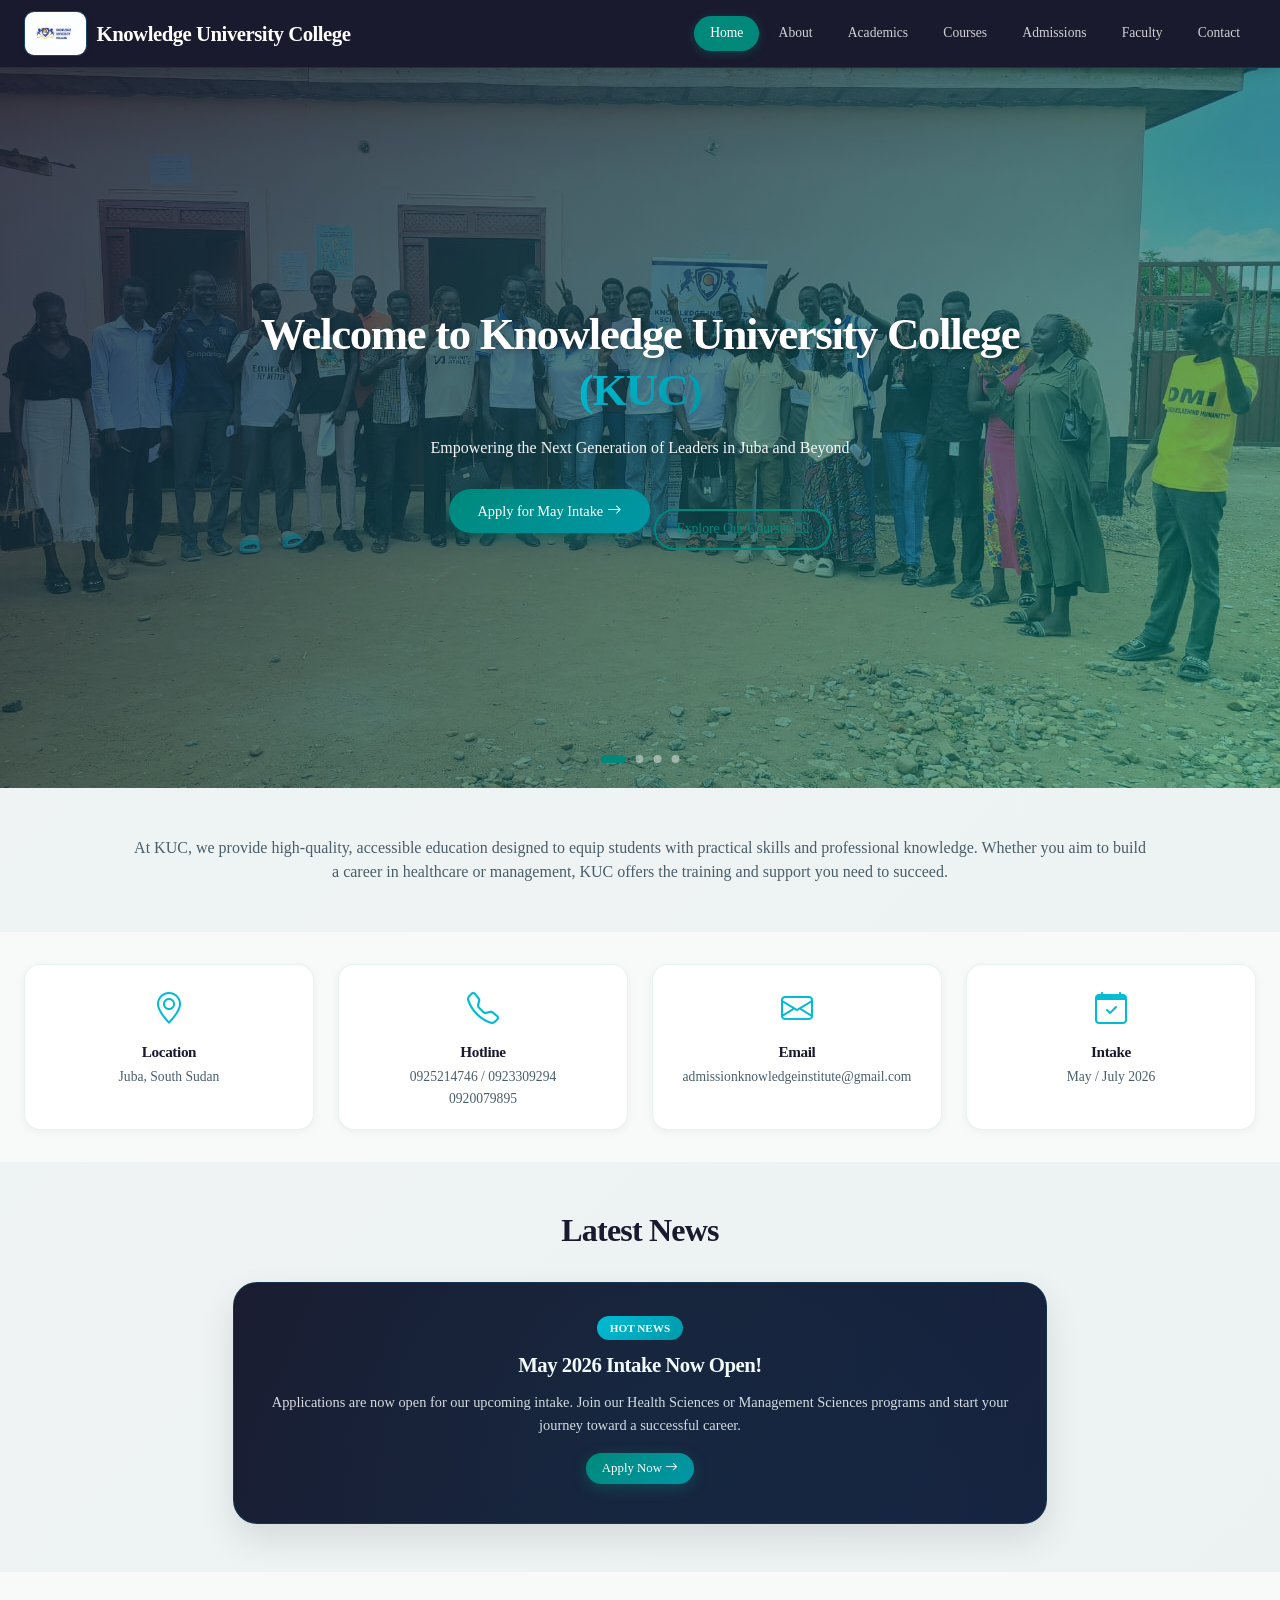
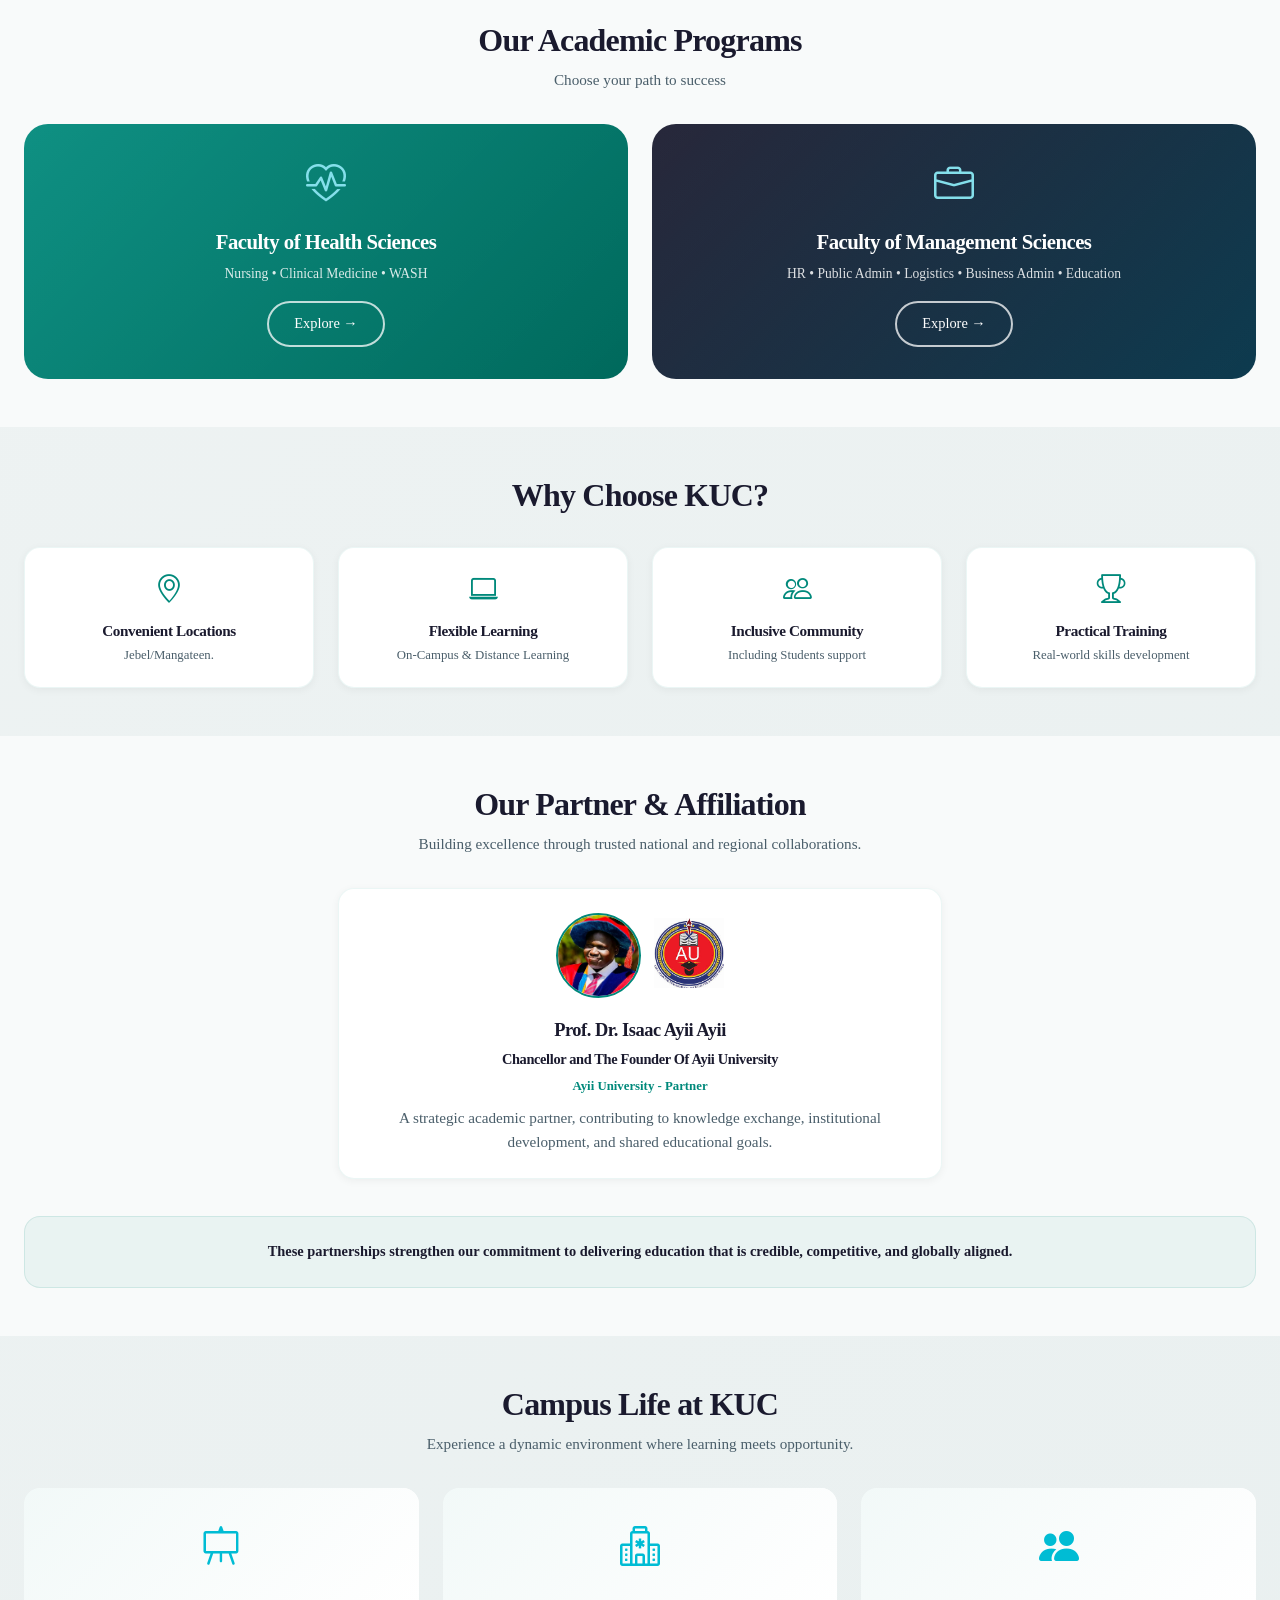
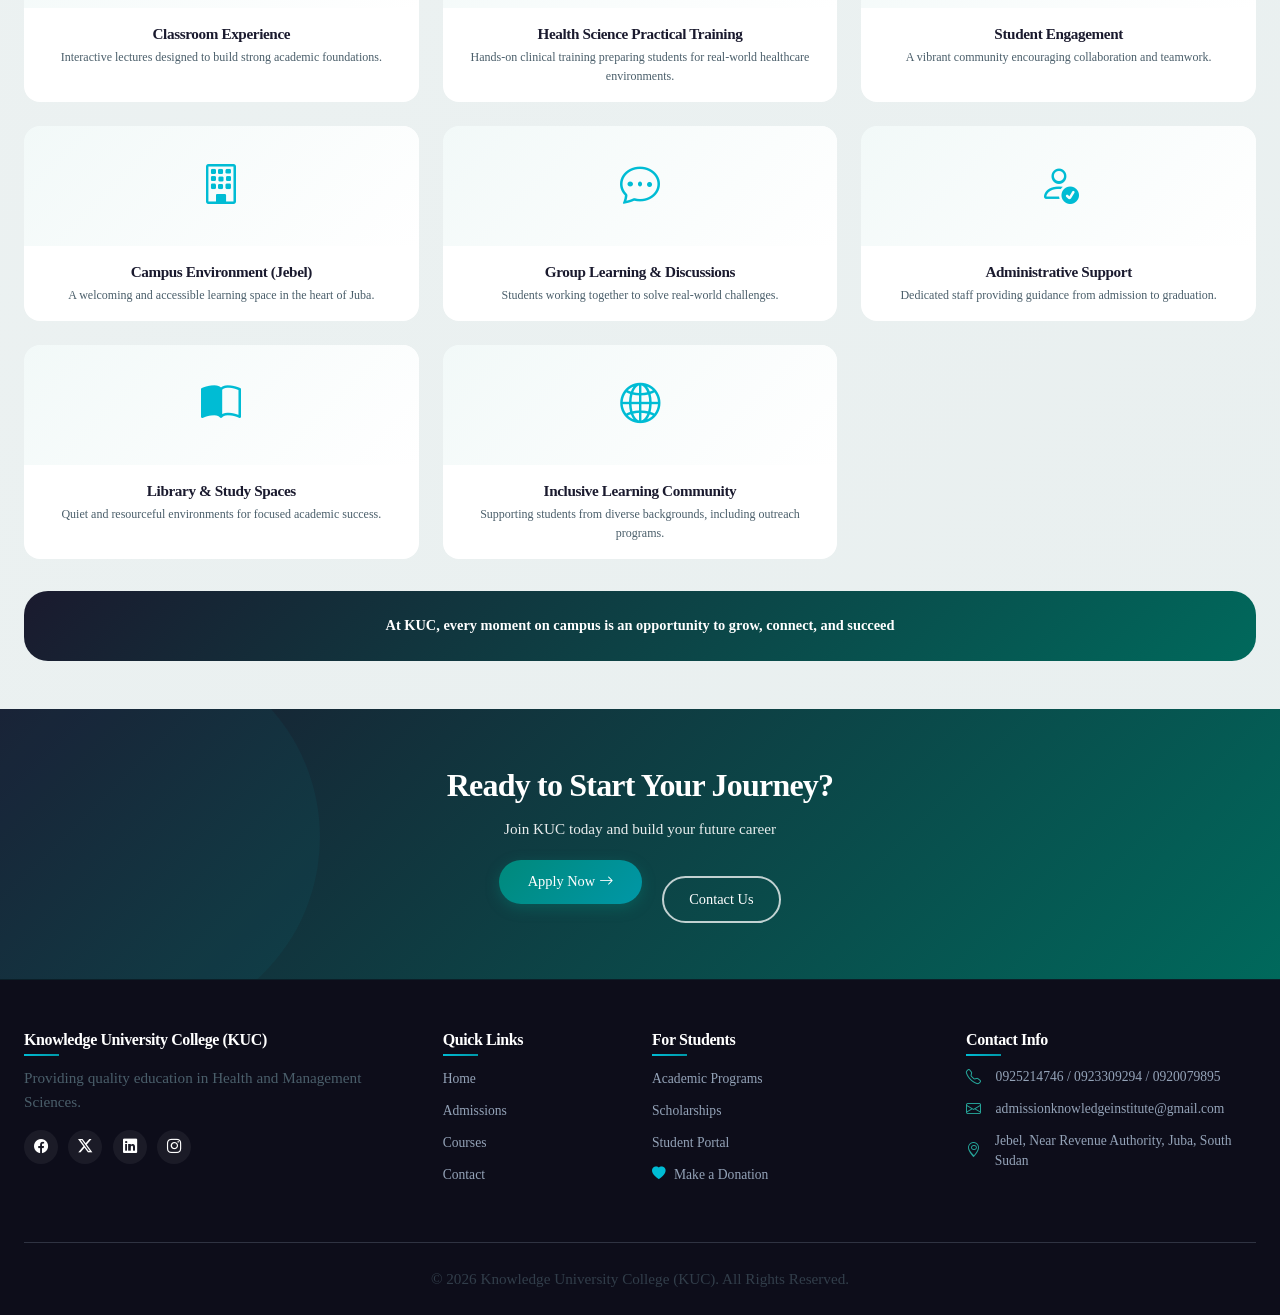
<file: kist/index.html>
<!DOCTYPE html>
<html lang="en">
<head>
  <meta charset="UTF-8">
  <meta name="viewport" content="width=device-width, initial-scale=1.0, viewport-fit=cover">
  <title>KUC | Home – Knowledge University College</title>
  <!-- Google Fonts + Bootstrap + Icons + AOS -->
  <link href="https://fonts.googleapis.com/css2?family=Inter:opsz,wght@14..32,300;14..32,400;14..32,500;14..32,600;14..32,700;14..32,800&display=swap" rel="stylesheet">
  <link href="https://cdn.jsdelivr.net/npm/bootstrap@5.3.1/dist/css/bootstrap.min.css" rel="stylesheet">
  <link rel="stylesheet" href="https://cdn.jsdelivr.net/npm/bootstrap-icons@1.11.3/font/bootstrap-icons.min.css">
  <link href="https://unpkg.com/aos@2.3.1/dist/aos.css" rel="stylesheet">
  <link rel="stylesheet" href="css/style.css">
</head>
<body>

<!-- ========== HEADER ========== -->
<header class="site-header">
  <div class="container">
    <div class="header-inner">
      <div class="logo-area">
        <img src="images/logo.jpeg" alt="KUC Logo" class="logo-img" onerror="this.src='https://placehold.co/70x70?text=KUC'">
        <span class="logo-text"> Knowledge University College</span>
      </div>
      <nav class="main-nav">
        <a href="index.html" class="nav-link active">Home</a>
        <a href="about.html" class="nav-link">About</a>
        <a href="academic.html" class="nav-link">Academics</a>
        <a href="courses.html" class="nav-link">Courses</a>
        <a href="admissions.html" class="nav-link">Admissions</a>
        <a href="faculty.html" class="nav-link">Faculty</a>
        <a href="contact.html" class="nav-link">Contact</a>
      </nav>
      <button class="mobile-toggle" id="mobileToggle" aria-label="Menu"><i class="bi bi-list"></i></button>
    </div>
  </div>
</header>

<!-- ========== HERO SECTION WITH BACKGROUND IMAGES ========== -->
<section class="hero-section">
  <!-- Background Images Slider -->
  <div class="hero-slider">
    <div class="slide active" style="background-image: url('images/back1.jpeg');"></div>
    <div class="slide" style="background-image: url('images/back2.jpeg');"></div>
    <div class="slide" style="background-image: url('images/back00.jpeg');"></div>
    <div class="slide" style="background-image: url('images/back7.jpeg');"></div>
  </div>
  <!-- Clean overlay for text readability (same style as Contact page) -->
  <div class="hero-overlay"></div>
  <div class="container">
    <div class="hero-content" data-aos="fade-up">
      <h1>Welcome to Knowledge University College <span class="highlight">(KUC)</span></h1>
      <p class="hero-subheadline">Empowering the Next Generation of Leaders in Juba and Beyond</p>
      <div class="hero-buttons">
        <a href="admissions.html" class="btn-gold">Apply for May Intake <i class="bi bi-arrow-right"></i></a>
        <a href="courses.html" class="btn-outline-primary-custom">Explore Our Courses <i class="bi bi-book"></i></a>
      </div>
    </div>
  </div>
  <!-- Slider Navigation Dots -->
  <div class="slider-dots">
    <span class="dot active" data-slide="0"></span>
    <span class="dot" data-slide="1"></span>
    <span class="dot" data-slide="2"></span>
    <span class="dot" data-slide="3"></span>
  </div>
</section>

<!-- ========== INTRO TEXT ========== -->
<section class="intro-section py-5">
  <div class="container">
    <div class="row justify-content-center">
      <div class="col-lg-10 text-center" data-aos="fade-up">
        <p class="intro-text lead">At KUC, we provide high-quality, accessible education designed to equip students with practical skills and professional knowledge. Whether you aim to build a career in healthcare or management, KUC offers the training and support you need to succeed.</p>
      </div>
    </div>
  </div>
</section>

<!-- ========== QUICK INFO SECTION ========== -->
<section class="quick-info-section py-4 bg-soft-light">
  <div class="container">
    <div class="row g-4 text-center">
      <div class="col-md-3 col-6" data-aos="fade-up">
        <div class="info-card">
          <i class="bi bi-geo-alt fs-2 text-gold"></i>
          <h5>Location</h5>
          <p>Juba, South Sudan</p>
        </div>
      </div>
      <div class="col-md-3 col-6" data-aos="fade-up" data-aos-delay="50">
        <div class="info-card">
          <i class="bi bi-telephone fs-2 text-gold"></i>
          <h5>Hotline</h5>
          <p>0925214746 / 0923309294<br>0920079895</p>
        </div>
      </div>
      <div class="col-md-3 col-6" data-aos="fade-up" data-aos-delay="100">
        <div class="info-card">
          <i class="bi bi-envelope fs-2 text-gold"></i>
          <h5>Email</h5>
          <p>admissionknowledgeinstitute@gmail.com</p>
        </div>
      </div>
      <div class="col-md-3 col-6" data-aos="fade-up" data-aos-delay="150">
        <div class="info-card">
          <i class="bi bi-calendar-check fs-2 text-gold"></i>
          <h5>Intake</h5>
          <p>May / July 2026</p>
        </div>
      </div>
    </div>
  </div>
</section>

<!-- ========== LATEST NEWS SECTION ========== -->
<section class="news-section py-5">
  <div class="container">
    <div class="section-head text-center mb-5" data-aos="fade-up">
      <h2>Latest News</h2>
    </div>
    <div class="row justify-content-center">
      <div class="col-lg-8" data-aos="fade-up">
        <div class="news-card-highlight">
          <div class="news-badge">HOT NEWS</div>
          <h3>May 2026 Intake Now Open!</h3>
          <p>Applications are now open for our upcoming intake. Join our Health Sciences or Management Sciences programs and start your journey toward a successful career.</p>
          <a href="admissions.html" class="btn-gold btn-sm">Apply Now <i class="bi bi-arrow-right"></i></a>
        </div>
      </div>
    </div>
  </div>
</section>

<!-- ========== PROGRAMS PREVIEW ========== -->
<section class="programs-preview py-5 bg-soft-light">
  <div class="container">
    <div class="section-head text-center mb-5" data-aos="fade-up">
      <h2>Our Academic Programs</h2>
      <p>Choose your path to success</p>
    </div>
    <div class="row g-4">
      <div class="col-md-6" data-aos="fade-up">
        <div class="program-category-card health-bg">
          <i class="bi bi-heart-pulse fs-1"></i>
          <h3>Faculty of Health Sciences</h3>
          <p>Nursing • Clinical Medicine • WASH</p>
          <a href="courses.html" class="btn-outline-light-custom">Explore →</a>
        </div>
      </div>
      <div class="col-md-6" data-aos="fade-up" data-aos-delay="100">
        <div class="program-category-card management-bg">
          <i class="bi bi-briefcase fs-1"></i>
          <h3>Faculty of Management Sciences</h3>
          <p>HR • Public Admin • Logistics • Business Admin • Education</p>
          <a href="courses.html" class="btn-outline-light-custom">Explore →</a>
        </div>
      </div>
    </div>
  </div>
</section>

<!-- ========== WHY CHOOSE KUC ========== -->
<section class="why-choose py-5">
  <div class="container">
    <div class="section-head text-center mb-5" data-aos="fade-up">
      <h2>Why Choose KUC?</h2>
    </div>
    <div class="row g-4">
      <div class="col-md-3 col-6" data-aos="fade-up">
        <div class="feature-card-small">
          <i class="bi bi-geo-alt"></i>
          <h5>Convenient Locations</h5>
          <p>Jebel/Mangateen.</p>
        </div>
      </div>
      <div class="col-md-3 col-6" data-aos="fade-up" data-aos-delay="50">
        <div class="feature-card-small">
          <i class="bi bi-laptop"></i>
          <h5>Flexible Learning</h5>
          <p>On-Campus & Distance Learning</p>
        </div>
      </div>
      <div class="col-md-3 col-6" data-aos="fade-up" data-aos-delay="100">
        <div class="feature-card-small">
          <i class="bi bi-people"></i>
          <h5>Inclusive Community</h5>
          <p>Including Students support</p>
        </div>
      </div>
      <div class="col-md-3 col-6" data-aos="fade-up" data-aos-delay="150">
        <div class="feature-card-small">
          <i class="bi bi-trophy"></i>
          <h5>Practical Training</h5>
          <p>Real-world skills development</p>
        </div>
      </div>
    </div>
  </div>
</section>

<!-- ========== PARTNER & AFFILIATION SECTION ========== -->
<section class="partners-section py-5 bg-soft-light">
  <div class="container">
    <div class="section-head text-center mb-5" data-aos="fade-up">
      <h2>Our Partner & Affiliation</h2>
      <p class="section-subtitle">Building excellence through trusted national and regional collaborations.</p>
    </div>
    <div class="row justify-content-center">
      <div class="col-md-8 col-lg-6" data-aos="fade-up">
        <div class="partner-card text-center">
          <div class="partner-images">
            <img src="images/ayii.jpeg" alt="Prof. Dr. Isaac Ayii" class="partner-profile-img" onerror="this.src='https://placehold.co/100x100?text=Prof.+Isaac'">
            <img src="images/au.jfif" alt="Ayii University Logo" class="partner-logo-img" onerror="this.src='https://placehold.co/80x80?text=Ayii'">
          </div>
          <h4>Prof. Dr. Isaac Ayii Ayii</h4>
          <h6>Chancellor and The Founder Of Ayii University</h6>
          <p class="partner-role">Ayii University - Partner</p>
          <p>A strategic academic partner, contributing to knowledge exchange, institutional development, and shared educational goals.</p>
        </div>
      </div>
    </div>
    <div class="row mt-4">
      <div class="col-12 text-center" data-aos="fade-up">
        <div class="partner-closing">
          <p class="lead fw-semibold">These partnerships strengthen our commitment to delivering education that is credible, competitive, and globally aligned.</p>
        </div>
      </div>
    </div>
  </div>
</section>

<!-- ========== CAMPUS LIFE GALLERY SECTION ========== -->
<section class="gallery-section py-5">
  <div class="container">
    <div class="section-head text-center mb-5" data-aos="fade-up">
      <h2>Campus Life at KUC</h2>
      <p class="section-subtitle">Experience a dynamic environment where learning meets opportunity.</p>
    </div>
    <div class="row g-4">
      <div class="col-md-6 col-lg-4" data-aos="fade-up">
        <div class="gallery-card">
          <div class="gallery-image-placeholder">
            <i class="bi bi-easel fs-1 text-gold"></i>
          </div>
          <div class="gallery-caption">
            <h5>Classroom Experience</h5>
            <p>Interactive lectures designed to build strong academic foundations.</p>
          </div>
        </div>
      </div>
      <div class="col-md-6 col-lg-4" data-aos="fade-up" data-aos-delay="50">
        <div class="gallery-card">
          <div class="gallery-image-placeholder">
            <i class="bi bi-hospital fs-1 text-gold"></i>
          </div>
          <div class="gallery-caption">
            <h5>Health Science Practical Training</h5>
            <p>Hands-on clinical training preparing students for real-world healthcare environments.</p>
          </div>
        </div>
      </div>
      <div class="col-md-6 col-lg-4" data-aos="fade-up" data-aos-delay="100">
        <div class="gallery-card">
          <div class="gallery-image-placeholder">
            <i class="bi bi-people-fill fs-1 text-gold"></i>
          </div>
          <div class="gallery-caption">
            <h5>Student Engagement</h5>
            <p>A vibrant community encouraging collaboration and teamwork.</p>
          </div>
        </div>
      </div>
      <div class="col-md-6 col-lg-4" data-aos="fade-up" data-aos-delay="150">
        <div class="gallery-card">
          <div class="gallery-image-placeholder">
            <i class="bi bi-building fs-1 text-gold"></i>
          </div>
          <div class="gallery-caption">
            <h5>Campus Environment (Jebel)</h5>
            <p>A welcoming and accessible learning space in the heart of Juba.</p>
          </div>
        </div>
      </div>
      <div class="col-md-6 col-lg-4" data-aos="fade-up" data-aos-delay="200">
        <div class="gallery-card">
          <div class="gallery-image-placeholder">
            <i class="bi bi-chat-dots fs-1 text-gold"></i>
          </div>
          <div class="gallery-caption">
            <h5>Group Learning & Discussions</h5>
            <p>Students working together to solve real-world challenges.</p>
          </div>
        </div>
      </div>
      <div class="col-md-6 col-lg-4" data-aos="fade-up" data-aos-delay="250">
        <div class="gallery-card">
          <div class="gallery-image-placeholder">
            <i class="bi bi-person-check fs-1 text-gold"></i>
          </div>
          <div class="gallery-caption">
            <h5>Administrative Support</h5>
            <p>Dedicated staff providing guidance from admission to graduation.</p>
          </div>
        </div>
      </div>
      <div class="col-md-6 col-lg-4" data-aos="fade-up" data-aos-delay="300">
        <div class="gallery-card">
          <div class="gallery-image-placeholder">
            <i class="bi bi-book-half fs-1 text-gold"></i>
          </div>
          <div class="gallery-caption">
            <h5>Library & Study Spaces</h5>
            <p>Quiet and resourceful environments for focused academic success.</p>
          </div>
        </div>
      </div>
      <div class="col-md-6 col-lg-4" data-aos="fade-up" data-aos-delay="350">
        <div class="gallery-card">
          <div class="gallery-image-placeholder">
            <i class="bi bi-globe2 fs-1 text-gold"></i>
          </div>
          <div class="gallery-caption">
            <h5>Inclusive Learning Community</h5>
            <p>Supporting students from diverse backgrounds, including outreach programs.</p>
          </div>
        </div>
      </div>
    </div>
    <div class="row mt-5">
      <div class="col-12 text-center" data-aos="fade-up">
        <div class="gallery-closing">
          <p class="lead fw-semibold">At KUC, every moment on campus is an opportunity to grow, connect, and succeed</p>
        </div>
      </div>
    </div>
  </div>
</section>

<!-- ========== CTA SECTION ========== -->
<section class="cta-banner">
  <div class="container text-center">
    <h2>Ready to Start Your Journey?</h2>
    <p class="lead">Join KUC today and build your future career</p>
    <a href="admissions.html" class="btn-gold btn-lg me-3">Apply Now <i class="bi bi-arrow-right"></i></a>
    <a href="contact.html" class="btn-outline-light-custom">Contact Us</a>
  </div>
</section>

<!-- ========== FOOTER ========== -->
<footer>
  <div class="container">
    <div class="row">
      <div class="col-lg-4 mb-4">
        <h5>Knowledge University College (KUC)</h5>
        <p>Providing quality education in Health and Management Sciences.</p>
        <div class="social-icons">
          <a href="https://www.facebook.com/nextstep211" target="_blank"><i class="bi bi-facebook"></i></a>
          <a href="#"><i class="bi bi-twitter-x"></i></a>
          <a href="#"><i class="bi bi-linkedin"></i></a>
          <a href="#"><i class="bi bi-instagram"></i></a>
        </div>
      </div>
      <div class="col-lg-2 col-md-6 mb-4">
        <h5>Quick Links</h5>
        <ul>
          <li><a href="index.html">Home</a></li>
          <li><a href="admissions.html">Admissions</a></li>
          <li><a href="courses.html">Courses</a></li>
          <li><a href="contact.html">Contact</a></li>
        </ul>
      </div>
      <div class="col-lg-3 col-md-6 mb-4">
        <h5>For Students</h5>
        <ul>
          <li><a href="academic.html">Academic Programs</a></li>
          <li><a href="#">Scholarships</a></li>
          <li><a href="#">Student Portal</a></li>
          <li><a href="mailto:partnerkist@gmail.com?subject=Donation%20Inquiry" class="donation-link"><i class="bi bi-heart-fill text-gold me-2"></i>Make a Donation</a></li>
        </ul>
      </div>
      <div class="col-lg-3 mb-4">
        <h5>Contact Info</h5>
        <ul class="contact-list">
          <li><i class="bi bi-telephone"></i> 0925214746 / 0923309294 / 0920079895</li>
          <li><i class="bi bi-envelope"></i> admissionknowledgeinstitute@gmail.com</li>
          <li><i class="bi bi-geo-alt"></i> Jebel, Near Revenue Authority, Juba, South Sudan</li>
        </ul>
      </div>
    </div>
    <hr>
    <div class="copyright">
      <p>© 2026 Knowledge University College (KUC). All Rights Reserved.</p>
    </div>
  </div>
</footer>

<script src="https://cdn.jsdelivr.net/npm/bootstrap@5.3.1/dist/js/bootstrap.bundle.min.js"></script>
<script src="https://unpkg.com/aos@2.3.1/dist/aos.js"></script>
<script src="js/script.js"></script>
<script>
  AOS.init({ duration: 800, once: true });

  // ========== BACKGROUND IMAGE SLIDER ==========
  let currentSlide = 0;
  const slides = document.querySelectorAll('.hero-slider .slide');
  const dots = document.querySelectorAll('.slider-dots .dot');
  let slideInterval;

  function showSlide(index) {
    slides.forEach((slide, i) => {
      slide.classList.remove('active');
      if (dots[i]) dots[i].classList.remove('active');
    });
    slides[index].classList.add('active');
    if (dots[index]) dots[index].classList.add('active');
    currentSlide = index;
  }

  function nextSlide() {
    let next = (currentSlide + 1) % slides.length;
    showSlide(next);
  }

  function startSlider() {
    if (slideInterval) clearInterval(slideInterval);
    slideInterval = setInterval(nextSlide, 5000);
  }

  function stopSlider() {
    clearInterval(slideInterval);
  }

  if (slides.length > 0) {
    startSlider();
    
    dots.forEach((dot, index) => {
      dot.addEventListener('click', () => {
        stopSlider();
        showSlide(index);
        startSlider();
      });
    });
    
    const heroSection = document.querySelector('.hero-section');
    heroSection.addEventListener('mouseenter', stopSlider);
    heroSection.addEventListener('mouseleave', startSlider);
  }
</script>
</body>
</html>
</file>
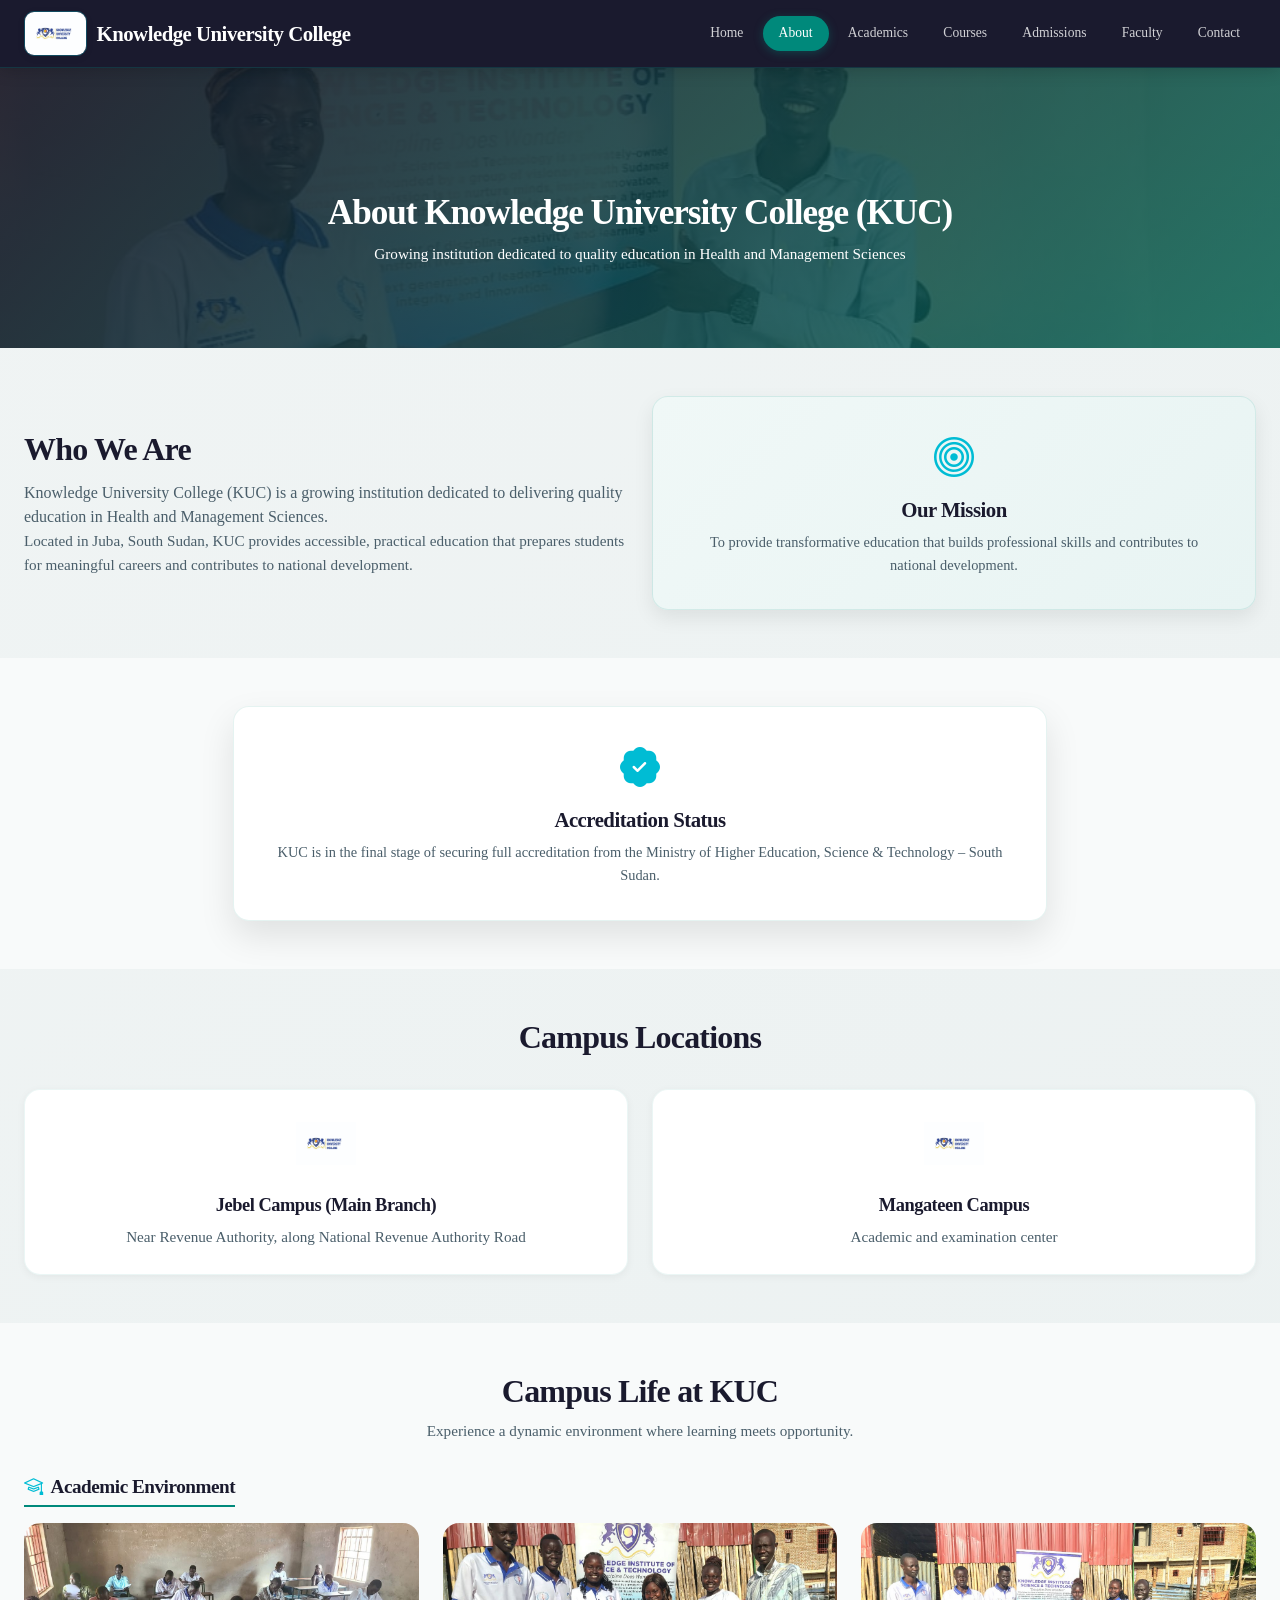
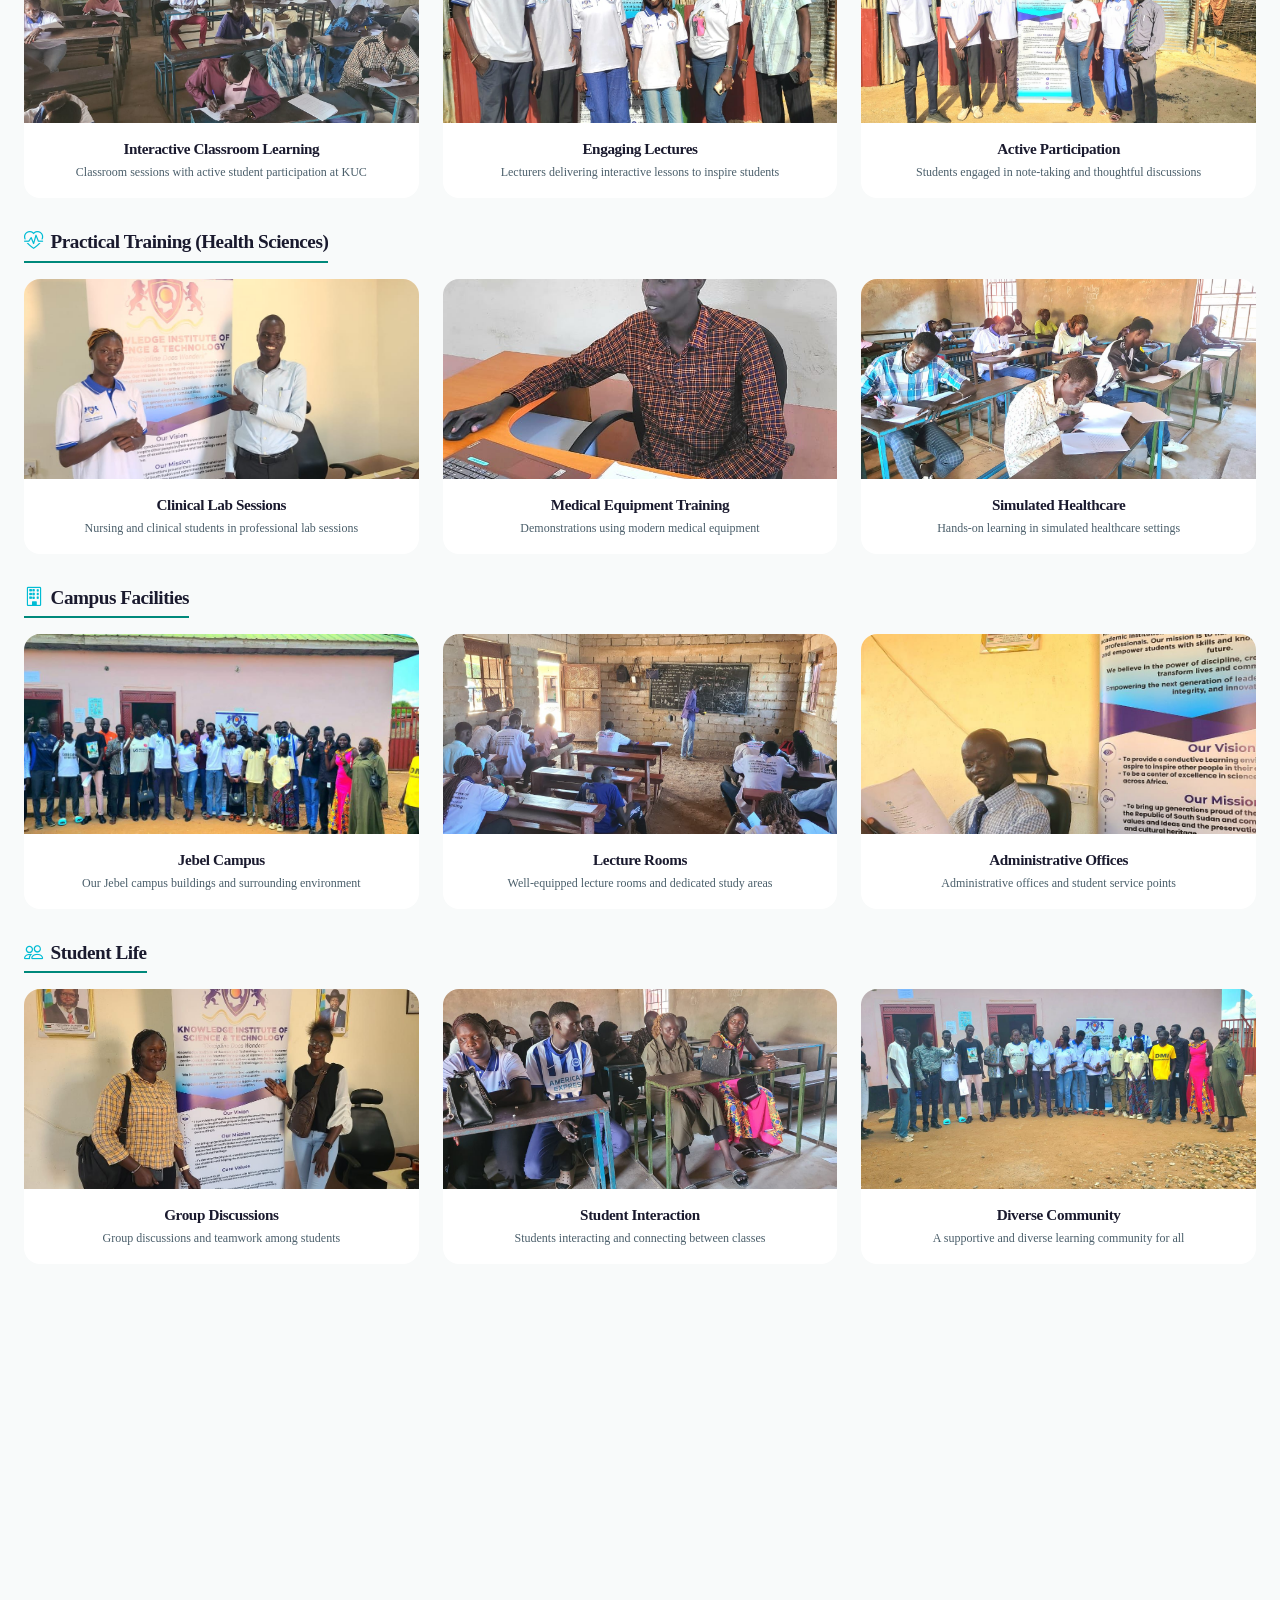
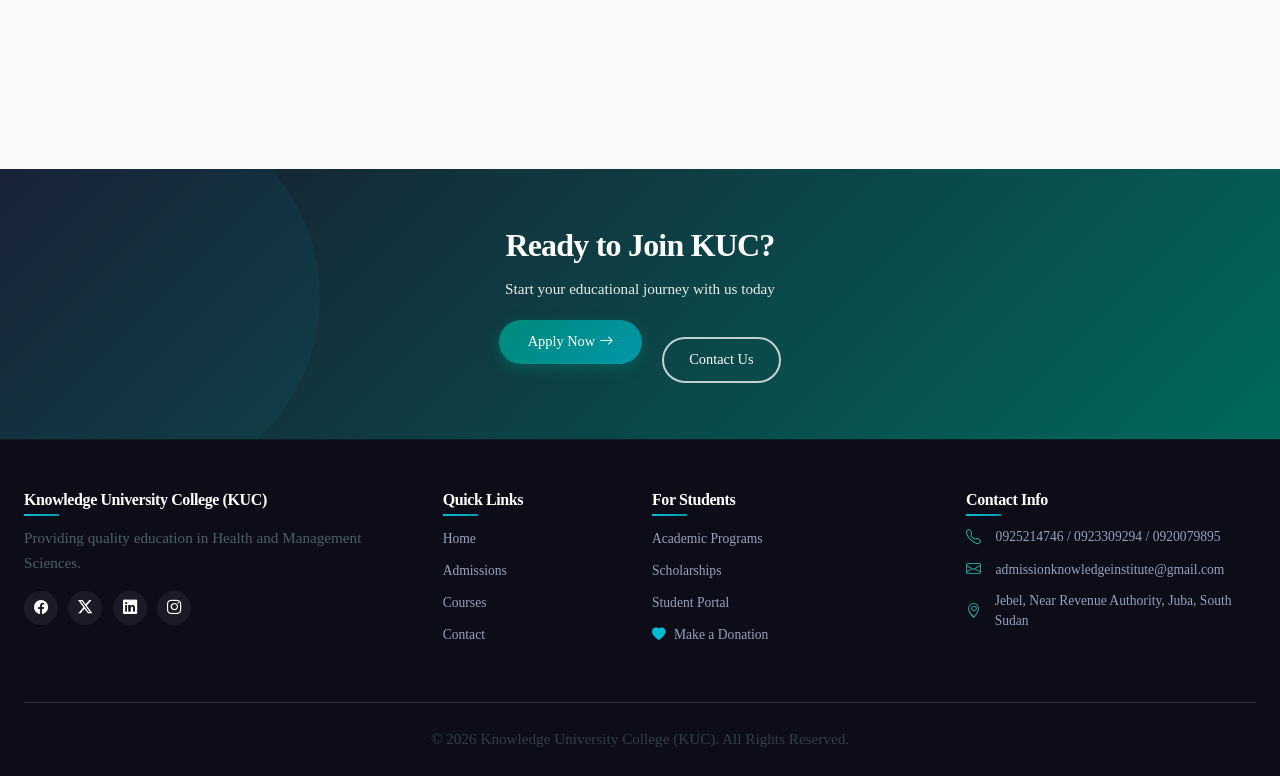
<file: kist/about.html>
<!DOCTYPE html>
<html lang="en">
<head>
  <meta charset="UTF-8">
  <meta name="viewport" content="width=device-width, initial-scale=1.0, viewport-fit=cover">
  <title>About Us – Knowledge University College (KUC)</title>
  <!-- Google Fonts + Bootstrap + Icons + AOS -->
  <link href="https://fonts.googleapis.com/css2?family=Inter:opsz,wght@14..32,300;14..32,400;14..32,500;14..32,600;14..32,700;14..32,800&display=swap" rel="stylesheet">
  <link href="https://cdn.jsdelivr.net/npm/bootstrap@5.3.1/dist/css/bootstrap.min.css" rel="stylesheet">
  <link rel="stylesheet" href="https://cdn.jsdelivr.net/npm/bootstrap-icons@1.11.3/font/bootstrap-icons.min.css">
  <link href="https://unpkg.com/aos@2.3.1/dist/aos.css" rel="stylesheet">
  <link rel="stylesheet" href="css/style.css">
</head>
<body>

<!-- ========== HEADER ========== -->
<header class="site-header">
  <div class="container">
    <div class="header-inner">
      <div class="logo-area">
        <img src="images/logo.jpeg" alt="KUC Logo" class="logo-img" onerror="this.src='https://placehold.co/70x70?text=KUC'">
        <span class="logo-text"> Knowledge University College</span>
      </div>
      <nav class="main-nav">
        <a href="index.html" class="nav-link">Home</a>
        <a href="about.html" class="nav-link active">About</a>
        <a href="academic.html" class="nav-link">Academics</a>
        <a href="courses.html" class="nav-link">Courses</a>
        <a href="admissions.html" class="nav-link">Admissions</a>
        <a href="faculty.html" class="nav-link">Faculty</a>
        <a href="contact.html" class="nav-link">Contact</a>
      </nav>
      <button class="mobile-toggle" id="mobileToggle" aria-label="Menu"><i class="bi bi-list"></i></button>
    </div>
  </div>
</header>

<!-- ========== PAGE TITLE WITH BACKGROUND IMAGE ========== -->
<section class="page-title-section" style="background: linear-gradient(rgba(0, 0, 0, 0.55), rgba(0, 0, 0, 0.55)), url('images/ki2.jpeg'); background-size: cover; background-position: center;">
  <div class="container text-center" data-aos="fade-up">
    <h1>About Knowledge University College (KUC)</h1>
    <p class="lead">Growing institution dedicated to quality education in Health and Management Sciences</p>
  </div>
</section>

<!-- ========== WHO WE ARE ========== -->
<section class="who-we-are py-5">
  <div class="container">
    <div class="row align-items-center g-5">
      <div class="col-lg-6" data-aos="fade-right">
        <h2>Who We Are</h2>
        <p class="lead">Knowledge University College (KUC) is a growing institution dedicated to delivering quality education in Health and Management Sciences.</p>
        <p>Located in Juba, South Sudan, KUC provides accessible, practical education that prepares students for meaningful careers and contributes to national development.</p>
      </div>
      <div class="col-lg-6" data-aos="fade-left">
        <div class="mission-box">
          <i class="bi bi-bullseye fs-1 text-gold"></i>
          <h3>Our Mission</h3>
          <p>To provide transformative education that builds professional skills and contributes to national development.</p>
        </div>
      </div>
    </div>
  </div>
</section>

<!-- ========== ACCREDITATION STATUS ========== -->
<section class="accreditation-status py-5 bg-soft-light">
  <div class="container">
    <div class="row justify-content-center">
      <div class="col-lg-8 text-center" data-aos="fade-up">
        <div class="accreditation-card">
          <i class="bi bi-patch-check-fill fs-1 text-gold"></i>
          <h3>Accreditation Status</h3>
          <p>KUC is in the final stage of securing full accreditation from the Ministry of Higher Education, Science & Technology – South Sudan.</p>
        </div>
      </div>
    </div>
  </div>
</section>

<!-- ========== CAMPUS LOCATIONS WITH LOGOS ========== -->
<section class="campus-locations py-5">
  <div class="container">
    <div class="section-head text-center mb-5" data-aos="fade-up">
      <h2>Campus Locations</h2>
    </div>
    <div class="row g-4">
      <div class="col-md-6" data-aos="fade-up">
        <div class="location-card">
          <img src="images/logo.jpeg" alt="Jebel Campus" class="campus-logo-img" onerror="this.style.display='none'">
          <h4>Jebel Campus (Main Branch)</h4>
          <p>Near Revenue Authority, along National Revenue Authority Road</p>
        </div>
      </div>
      <div class="col-md-6" data-aos="fade-up" data-aos-delay="100">
        <div class="location-card">
          <img src="images/logo.jpeg" alt="Mangateen Campus" class="campus-logo-img" onerror="this.style.display='none'">
          <h4>Mangateen Campus</h4>
          <p>Academic and examination center</p>
        </div>
      </div>
    </div>
  </div>
</section>

<!-- ========== CAMPUS LIFE GALLERY SECTION ========== -->
<section class="about-gallery-section py-5 bg-soft-light">
  <div class="container">
    <div class="section-head text-center mb-5" data-aos="fade-up">
      <h2>Campus Life at KUC</h2>
      <p class="section-subtitle">Experience a dynamic environment where learning meets opportunity.</p>
    </div>

    <!-- Category 1: Academic Environment -->
    <div class="gallery-category mb-5" data-aos="fade-up">
      <h3 class="category-title"><i class="bi bi-mortarboard text-gold me-2"></i>Academic Environment</h3>
      <div class="row g-4">
        <div class="col-md-4">
          <div class="gallery-card">
            <img src="images/cl3.jpeg" alt="Classroom session at KUC" class="gallery-img" onerror="this.style.display='none'">
            <div class="gallery-caption"><h5>Interactive Classroom Learning</h5><p>Classroom sessions with active student participation at KUC</p></div>
          </div>
        </div>
        <div class="col-md-4">
          <div class="gallery-card">
            <img src="images/stud12.jpeg" alt="Interactive lecture at KUC" class="gallery-img" onerror="this.style.display='none'">
            <div class="gallery-caption"><h5>Engaging Lectures</h5><p>Lecturers delivering interactive lessons to inspire students</p></div>
          </div>
        </div>
        <div class="col-md-4">
          <div class="gallery-card">
            <img src="images/stud13.jpeg" alt="Student discussion at KUC" class="gallery-img" onerror="this.style.display='none'">
            <div class="gallery-caption"><h5>Active Participation</h5><p>Students engaged in note-taking and thoughtful discussions</p></div>
          </div>
        </div>
      </div>
    </div>

    <!-- Category 2: Practical Training (Health Sciences) -->
    <div class="gallery-category mb-5" data-aos="fade-up" data-aos-delay="50">
      <h3 class="category-title"><i class="bi bi-heart-pulse text-gold me-2"></i>Practical Training (Health Sciences)</h3>
      <div class="row g-4">
        <div class="col-md-4">
          <div class="gallery-card">
            <img src="images/ki2.jpeg" alt="Nursing lab at KUC" class="gallery-img" onerror="this.style.display='none'">
            <div class="gallery-caption"><h5>Clinical Lab Sessions</h5><p>Nursing and clinical students in professional lab sessions</p></div>
          </div>
        </div>
        <div class="col-md-4">
          <div class="gallery-card">
            <img src="images/stud15.jpeg" alt="Medical equipment training at KUC" class="gallery-img" onerror="this.style.display='none'">
            <div class="gallery-caption"><h5>Medical Equipment Training</h5><p>Demonstrations using modern medical equipment</p></div>
          </div>
        </div>
        <div class="col-md-4">
          <div class="gallery-card">
            <img src="images/stud14.jpeg" alt="Simulated healthcare training at KUC" class="gallery-img" onerror="this.style.display='none'">
            <div class="gallery-caption"><h5>Simulated Healthcare</h5><p>Hands-on learning in simulated healthcare settings</p></div>
          </div>
        </div>
      </div>
    </div>

    <!-- Category 3: Campus Facilities -->
    <div class="gallery-category mb-5" data-aos="fade-up" data-aos-delay="100">
      <h3 class="category-title"><i class="bi bi-building text-gold me-2"></i>Campus Facilities</h3>
      <div class="row g-4">
        <div class="col-md-4">
          <div class="gallery-card">
            <img src="images/back2.jpeg" alt="Jebel Campus KUC" class="gallery-img" onerror="this.style.display='none'">
            <div class="gallery-caption"><h5>Jebel Campus</h5><p>Our Jebel campus buildings and surrounding environment</p></div>
          </div>
        </div>
        <div class="col-md-4">
          <div class="gallery-card">
            <img src="images/cl2.jpeg" alt="Lecture room at KUC" class="gallery-img" onerror="this.style.display='none'">
            <div class="gallery-caption"><h5>Lecture Rooms</h5><p>Well-equipped lecture rooms and dedicated study areas</p></div>
          </div>
        </div>
        <div class="col-md-4">
          <div class="gallery-card">
            <img src="images/back5.jpeg" alt="Administrative office at KUC" class="gallery-img" onerror="this.style.display='none'">
            <div class="gallery-caption"><h5>Administrative Offices</h5><p>Administrative offices and student service points</p></div>
          </div>
        </div>
      </div>
    </div>

    <!-- Category 4: Student Life -->
    <div class="gallery-category mb-5" data-aos="fade-up" data-aos-delay="150">
      <h3 class="category-title"><i class="bi bi-people text-gold me-2"></i>Student Life</h3>
      <div class="row g-4">
        <div class="col-md-4">
          <div class="gallery-card">
            <img src="images/stud2.jpeg" alt="Group discussion at KUC" class="gallery-img" onerror="this.style.display='none'">
            <div class="gallery-caption"><h5>Group Discussions</h5><p>Group discussions and teamwork among students</p></div>
          </div>
        </div>
        <div class="col-md-4">
          <div class="gallery-card">
            <img src="images/stud3.jpeg" alt="Students interacting at KUC" class="gallery-img" onerror="this.style.display='none'">
            <div class="gallery-caption"><h5>Student Interaction</h5><p>Students interacting and connecting between classes</p></div>
          </div>
        </div>
        <div class="col-md-4">
          <div class="gallery-card">
            <img src="images/co1.jpeg" alt="Diverse community at KUC" class="gallery-img" onerror="this.style.display='none'">
            <div class="gallery-caption"><h5>Diverse Community</h5><p>A supportive and diverse learning community for all</p></div>
          </div>
        </div>
      </div>
    </div>

    <!-- Category 5: Community & Outreach -->
    <div class="gallery-category mb-5" data-aos="fade-up" data-aos-delay="200">
      <h3 class="category-title"><i class="bi bi-tree text-gold me-2"></i>Community & Outreach</h3>
      <div class="row g-4">
        <div class="col-md-4">
          <div class="gallery-card">
            <img src="images/ki1.jpeg" alt="Mangateen Campus" class="gallery-img" onerror="this.style.display='none'">
            <div class="gallery-caption"><h5>Mangateen Campus</h5><p>Activities at the Mangateen Campus branch serving the local community</p></div>
          </div>
        </div>
        <div class="col-md-4">
          <div class="gallery-card">
            <img src="images/stud1.jpeg" alt="Outreach program at KUC" class="gallery-img" onerror="this.style.display='none'">
            <div class="gallery-caption"><h5>Inclusive Education</h5><p>Inclusive education initiatives for all learners</p></div>
          </div>
        </div>
        <div class="col-md-4">
          <div class="gallery-card">
            <img src="images/back00.jpeg" alt="Community engagement at KUC" class="gallery-img" onerror="this.style.display='none'">
            <div class="gallery-caption"><h5>Beyond the Classroom</h5><p>Student engagement beyond the classroom walls</p></div>
          </div>
        </div>
      </div>
    </div>

    <!-- Closing Line -->
    <div class="row mt-5">
      <div class="col-12 text-center" data-aos="fade-up">
        <div class="gallery-closing">
          <p class="lead fw-semibold">These moments reflect our commitment to providing a supportive, practical, and career-focused education for every student at KUC.</p>
        </div>
      </div>
    </div>
  </div>
</section>

<!-- ========== CTA SECTION ========== -->
<section class="cta-banner">
  <div class="container text-center">
    <h2>Ready to Join KUC?</h2>
    <p class="lead">Start your educational journey with us today</p>
    <a href="admissions.html" class="btn-gold btn-lg me-3">Apply Now <i class="bi bi-arrow-right"></i></a>
    <a href="contact.html" class="btn-outline-light-custom">Contact Us</a>
  </div>
</section>

<!-- ========== FOOTER ========== -->
<footer>
  <div class="container">
    <div class="row">
      <div class="col-lg-4 mb-4">
        <h5>Knowledge University College (KUC)</h5>
        <p>Providing quality education in Health and Management Sciences.</p>
        <div class="social-icons">
          <a href="https://www.facebook.com/nextstep211" target="_blank"><i class="bi bi-facebook"></i></a>
          <a href="#"><i class="bi bi-twitter-x"></i></a>
          <a href="#"><i class="bi bi-linkedin"></i></a>
          <a href="#"><i class="bi bi-instagram"></i></a>
        </div>
      </div>
      <div class="col-lg-2 col-md-6 mb-4">
        <h5>Quick Links</h5>
        <ul>
          <li><a href="index.html">Home</a></li>
          <li><a href="admissions.html">Admissions</a></li>
          <li><a href="courses.html">Courses</a></li>
          <li><a href="contact.html">Contact</a></li>
        </ul>
      </div>
      <div class="col-lg-3 col-md-6 mb-4">
        <h5>For Students</h5>
        <ul>
          <li><a href="academic.html">Academic Programs</a></li>
          <li><a href="#">Scholarships</a></li>
          <li><a href="#">Student Portal</a></li>
          <li><a href="mailto:partnerkist@gmail.com?subject=Donation%20Inquiry" class="donation-link"><i class="bi bi-heart-fill text-gold me-2"></i>Make a Donation</a></li>
        </ul>
      </div>
      <div class="col-lg-3 mb-4">
        <h5>Contact Info</h5>
        <ul class="contact-list">
          <li><i class="bi bi-telephone"></i> 0925214746 / 0923309294 / 0920079895</li>
          <li><i class="bi bi-envelope"></i> admissionknowledgeinstitute@gmail.com</li>
          <li><i class="bi bi-geo-alt"></i> Jebel, Near Revenue Authority, Juba, South Sudan</li>
        </ul>
      </div>
    </div>
    <hr>
    <div class="copyright">
      <p>© 2026 Knowledge University College (KUC). All Rights Reserved.</p>
    </div>
  </div>
</footer>


<script src="https://cdn.jsdelivr.net/npm/bootstrap@5.3.1/dist/js/bootstrap.bundle.min.js"></script>
<script src="https://unpkg.com/aos@2.3.1/dist/aos.js"></script>
<script src="js/script.js"></script>
<script> AOS.init({ duration: 800, once: true }); </script>
</body>
</html>
</file>
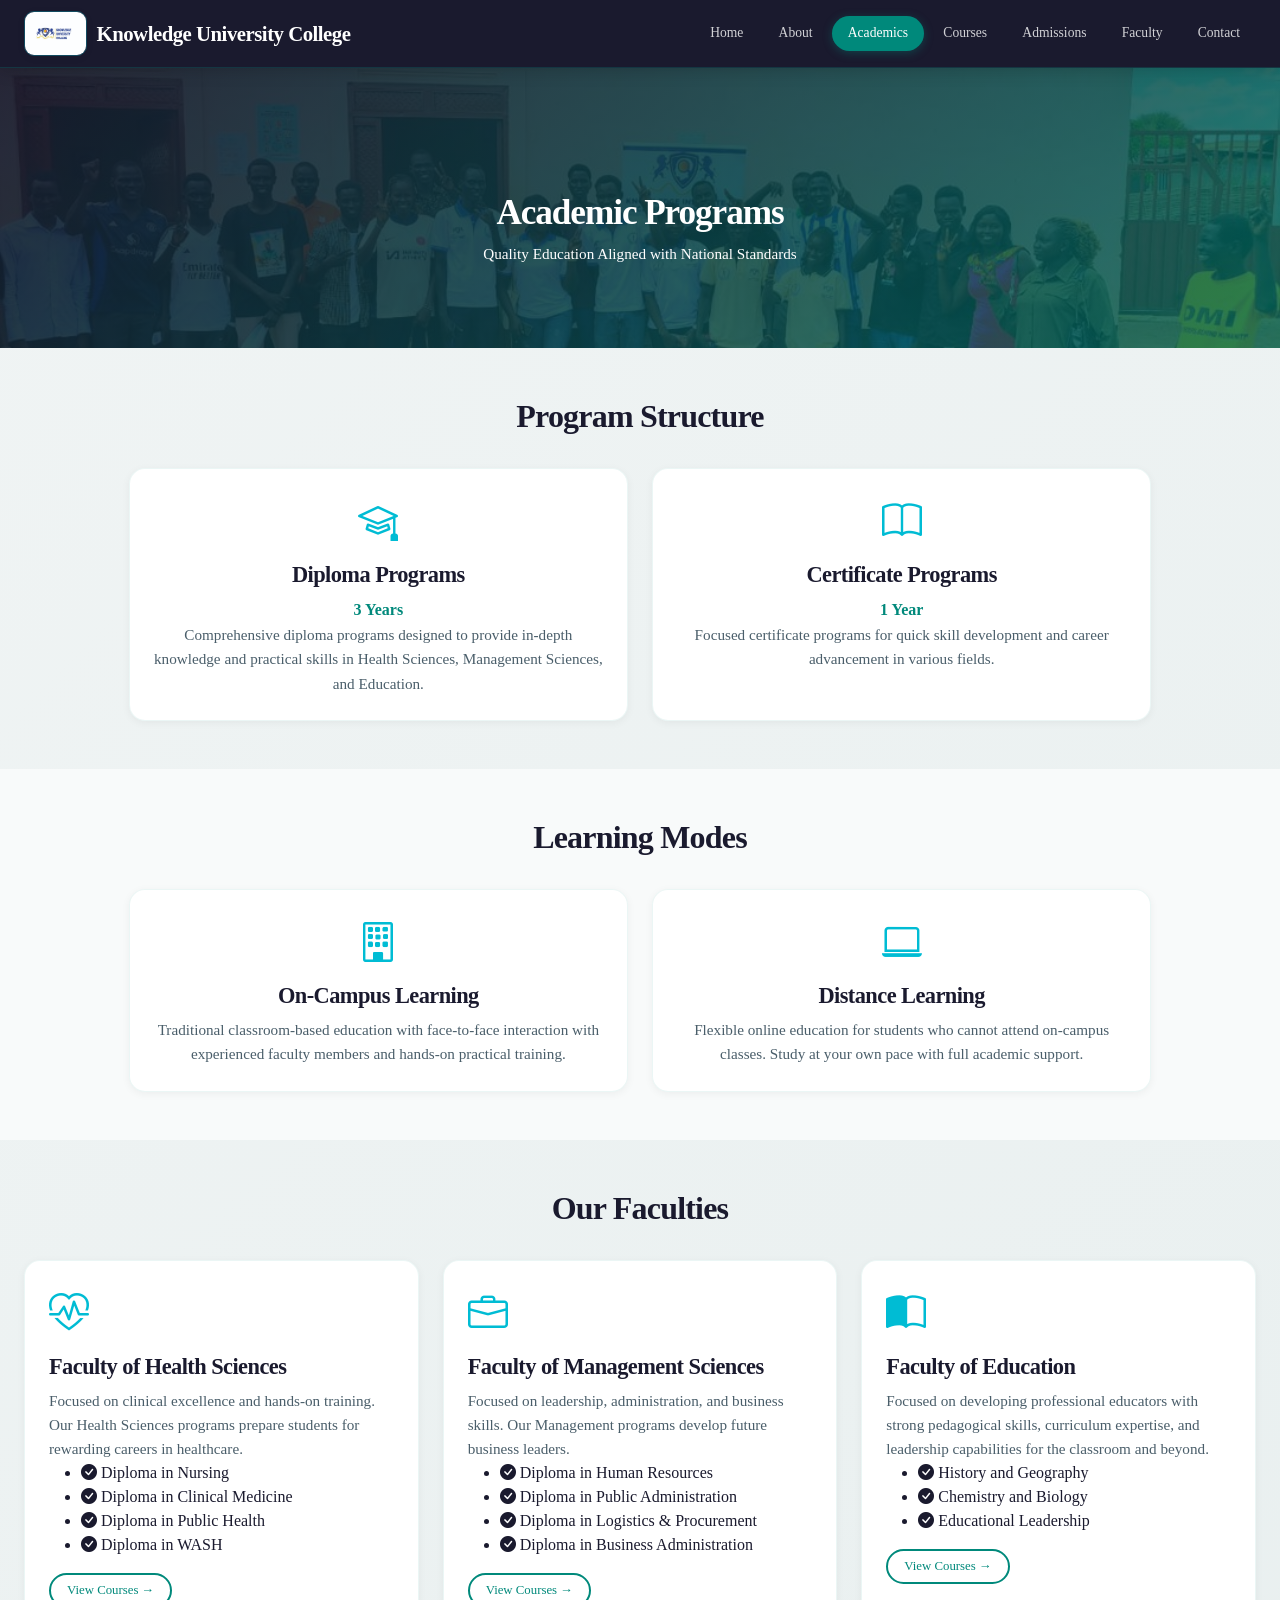
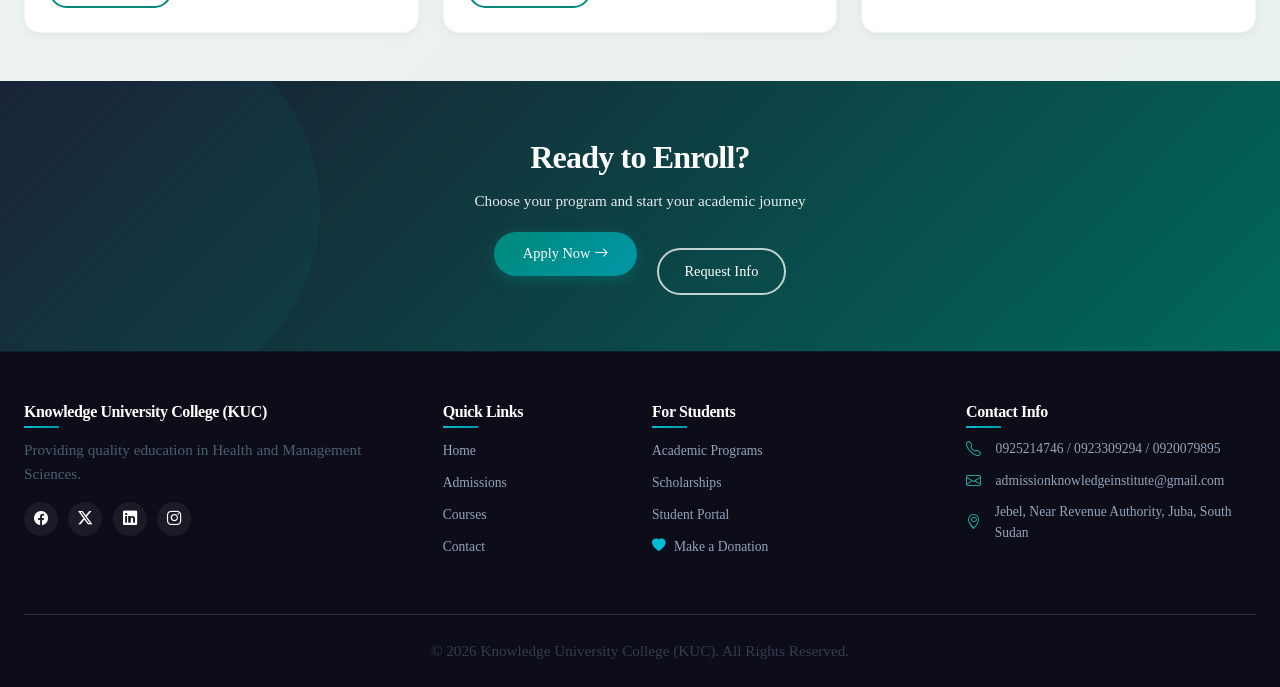
<file: kist/academic.html>
<!DOCTYPE html>
<html lang="en">
<head>
  <meta charset="UTF-8">
  <meta name="viewport" content="width=device-width, initial-scale=1.0, viewport-fit=cover">
  <title>Academics – Knowledge University College (KUC)</title>
  <!-- Google Fonts + Bootstrap + Icons + AOS -->
  <link href="https://fonts.googleapis.com/css2?family=Inter:opsz,wght@14..32,300;14..32,400;14..32,500;14..32,600;14..32,700;14..32,800&display=swap" rel="stylesheet">
  <link href="https://cdn.jsdelivr.net/npm/bootstrap@5.3.1/dist/css/bootstrap.min.css" rel="stylesheet">
  <link rel="stylesheet" href="https://cdn.jsdelivr.net/npm/bootstrap-icons@1.11.3/font/bootstrap-icons.min.css">
  <link href="https://unpkg.com/aos@2.3.1/dist/aos.css" rel="stylesheet">
  <link rel="stylesheet" href="css/style.css">
</head>
<body>

<!-- ========== HEADER ========== -->
<header class="site-header">
  <div class="container">
    <div class="header-inner">
      <div class="logo-area">
        <img src="images/logo.jpeg" alt="KUC Logo" class="logo-img" onerror="this.src='https://placehold.co/70x70?text=KUC'">
        <span class="logo-text"> Knowledge University College</span>
      </div>
      <nav class="main-nav">
        <a href="index.html" class="nav-link">Home</a>
        <a href="about.html" class="nav-link">About</a>
        <a href="academic.html" class="nav-link active">Academics</a>
        <a href="courses.html" class="nav-link">Courses</a>
        <a href="admissions.html" class="nav-link">Admissions</a>
        <a href="faculty.html" class="nav-link">Faculty</a>
        <a href="contact.html" class="nav-link">Contact</a>
      </nav>
      <button class="mobile-toggle" id="mobileToggle" aria-label="Menu"><i class="bi bi-list"></i></button>
    </div>
  </div>
</header>

<!-- ========== PAGE TITLE WITH BACKGROUND IMAGE ========== -->
<section class="page-title-section" style="background: linear-gradient(rgba(0, 0, 0, 0.55), rgba(0, 0, 0, 0.55)), url('images/back2.jpeg'); background-size: cover; background-position: center;">
  <div class="container text-center" data-aos="fade-up">
    <h1>Academic Programs</h1>
    <p class="lead">Quality Education Aligned with National Standards</p>
  </div>
</section>

<!-- ========== PROGRAM STRUCTURE ========== -->
<section class="program-structure py-5">
  <div class="container">
    <div class="section-head text-center mb-5" data-aos="fade-up">
      <h2>Program Structure</h2>
    </div>
    <div class="row g-4 justify-content-center">
      <div class="col-md-5" data-aos="fade-up">
        <div class="structure-card">
          <i class="bi bi-mortarboard fs-1 text-gold"></i>
          <h3>Diploma Programs</h3>
          <p class="duration">3 Years</p>
          <p>Comprehensive diploma programs designed to provide in-depth knowledge and practical skills in Health Sciences, Management Sciences, and Education.</p>
        </div>
      </div>
      <div class="col-md-5" data-aos="fade-up" data-aos-delay="100">
        <div class="structure-card">
          <i class="bi bi-book fs-1 text-gold"></i>
          <h3>Certificate Programs</h3>
          <p class="duration">1 Year</p>
          <p>Focused certificate programs for quick skill development and career advancement in various fields.</p>
        </div>
      </div>
    </div>
  </div>
</section>

<!-- ========== LEARNING MODES ========== -->
<section class="learning-modes py-5 bg-soft-light">
  <div class="container">
    <div class="section-head text-center mb-5" data-aos="fade-up">
      <h2>Learning Modes</h2>
    </div>
    <div class="row g-4 justify-content-center">
      <div class="col-md-5" data-aos="fade-up">
        <div class="mode-card">
          <i class="bi bi-building fs-1 text-gold"></i>
          <h3>On-Campus Learning</h3>
          <p>Traditional classroom-based education with face-to-face interaction with experienced faculty members and hands-on practical training.</p>
        </div>
      </div>
      <div class="col-md-5" data-aos="fade-up" data-aos-delay="100">
        <div class="mode-card">
          <i class="bi bi-laptop fs-1 text-gold"></i>
          <h3>Distance Learning</h3>
          <p>Flexible online education for students who cannot attend on-campus classes. Study at your own pace with full academic support.</p>
        </div>
      </div>
    </div>
  </div>
</section>

<!-- ========== FACULTIES OVERVIEW ========== -->
<section class="faculties-overview py-5">
  <div class="container">
    <div class="section-head text-center mb-5" data-aos="fade-up">
      <h2>Our Faculties</h2>
    </div>
    <div class="row g-4">
      <!-- Faculty of Health Sciences -->
      <div class="col-md-6 col-lg-4" data-aos="fade-up">
        <div class="faculty-overview-card">
          <i class="bi bi-heart-pulse fs-1 text-gold"></i>
          <h3>Faculty of Health Sciences</h3>
          <p>Focused on clinical excellence and hands-on training. Our Health Sciences programs prepare students for rewarding careers in healthcare.</p>
          <ul>
            <li><i class="bi bi-check-circle-fill"></i> Diploma in Nursing</li>
            <li><i class="bi bi-check-circle-fill"></i> Diploma in Clinical Medicine</li>
            <li><i class="bi bi-check-circle-fill"></i> Diploma in Public Health</li>
            <li><i class="bi bi-check-circle-fill"></i> Diploma in WASH</li>
          </ul>
          <a href="courses.html" class="btn-outline-primary-custom btn-sm">View Courses →</a>
        </div>
      </div>

      <!-- Faculty of Management Sciences -->
      <div class="col-md-6 col-lg-4" data-aos="fade-up" data-aos-delay="100">
        <div class="faculty-overview-card">
          <i class="bi bi-briefcase fs-1 text-gold"></i>
          <h3>Faculty of Management Sciences</h3>
          <p>Focused on leadership, administration, and business skills. Our Management programs develop future business leaders.</p>
          <ul>
            <li><i class="bi bi-check-circle-fill"></i> Diploma in Human Resources</li>
            <li><i class="bi bi-check-circle-fill"></i> Diploma in Public Administration</li>
            <li><i class="bi bi-check-circle-fill"></i> Diploma in Logistics & Procurement</li>
            <li><i class="bi bi-check-circle-fill"></i> Diploma in Business Administration</li>
          </ul>
          <a href="courses.html" class="btn-outline-primary-custom btn-sm">View Courses →</a>
        </div>
      </div>

      <!-- Faculty of Education -->
      <div class="col-md-6 col-lg-4" data-aos="fade-up" data-aos-delay="200">
        <div class="faculty-overview-card">
          <i class="bi bi-book-half fs-1 text-gold"></i>
          <h3>Faculty of Education</h3>
          <p>Focused on developing professional educators with strong pedagogical skills, curriculum expertise, and leadership capabilities for the classroom and beyond.</p>
          <ul>
            <li><i class="bi bi-check-circle-fill"></i> History and Geography</li>
            <li><i class="bi bi-check-circle-fill"></i> Chemistry and Biology</li>
            <li><i class="bi bi-check-circle-fill"></i> Educational Leadership</li>
          </ul>
          <a href="courses.html" class="btn-outline-primary-custom btn-sm">View Courses →</a>
        </div>
      </div>
    </div>
  </div>
</section>

<!-- ========== CTA SECTION ========== -->
<section class="cta-banner">
  <div class="container text-center">
    <h2>Ready to Enroll?</h2>
    <p class="lead">Choose your program and start your academic journey</p>
    <a href="admissions.html" class="btn-gold btn-lg me-3">Apply Now <i class="bi bi-arrow-right"></i></a>
    <a href="contact.html" class="btn-outline-light-custom">Request Info</a>
  </div>
</section>

<!-- ========== FOOTER ========== -->
<footer>
  <div class="container">
    <div class="row">
      <div class="col-lg-4 mb-4">
        <h5>Knowledge University College (KUC)</h5>
        <p>Providing quality education in Health and Management Sciences.</p>
        <div class="social-icons">
          <a href="https://www.facebook.com/nextstep211" target="_blank"><i class="bi bi-facebook"></i></a>
          <a href="#"><i class="bi bi-twitter-x"></i></a>
          <a href="#"><i class="bi bi-linkedin"></i></a>
          <a href="#"><i class="bi bi-instagram"></i></a>
        </div>
      </div>
      <div class="col-lg-2 col-md-6 mb-4">
        <h5>Quick Links</h5>
        <ul>
          <li><a href="index.html">Home</a></li>
          <li><a href="admissions.html">Admissions</a></li>
          <li><a href="courses.html">Courses</a></li>
          <li><a href="contact.html">Contact</a></li>
        </ul>
      </div>
      <div class="col-lg-3 col-md-6 mb-4">
        <h5>For Students</h5>
        <ul>
          <li><a href="academic.html">Academic Programs</a></li>
          <li><a href="#">Scholarships</a></li>
          <li><a href="#">Student Portal</a></li>
          <li><a href="mailto:partnerkist@gmail.com?subject=Donation%20Inquiry" class="donation-link"><i class="bi bi-heart-fill text-gold me-2"></i>Make a Donation</a></li>
        </ul>
      </div>
      <div class="col-lg-3 mb-4">
        <h5>Contact Info</h5>
        <ul class="contact-list">
          <li><i class="bi bi-telephone"></i> 0925214746 / 0923309294 / 0920079895</li>
          <li><i class="bi bi-envelope"></i> admissionknowledgeinstitute@gmail.com</li>
          <li><i class="bi bi-geo-alt"></i> Jebel, Near Revenue Authority, Juba, South Sudan</li>
        </ul>
      </div>
    </div>
    <hr>
    <div class="copyright">
      <p>© 2026 Knowledge University College (KUC). All Rights Reserved.</p>
    </div>
  </div>
</footer>

<script src="https://cdn.jsdelivr.net/npm/bootstrap@5.3.1/dist/js/bootstrap.bundle.min.js"></script>
<script src="https://unpkg.com/aos@2.3.1/dist/aos.js"></script>
<script src="js/script.js"></script>
<script> AOS.init({ duration: 800, once: true }); </script>
</body>
</html>
</file>
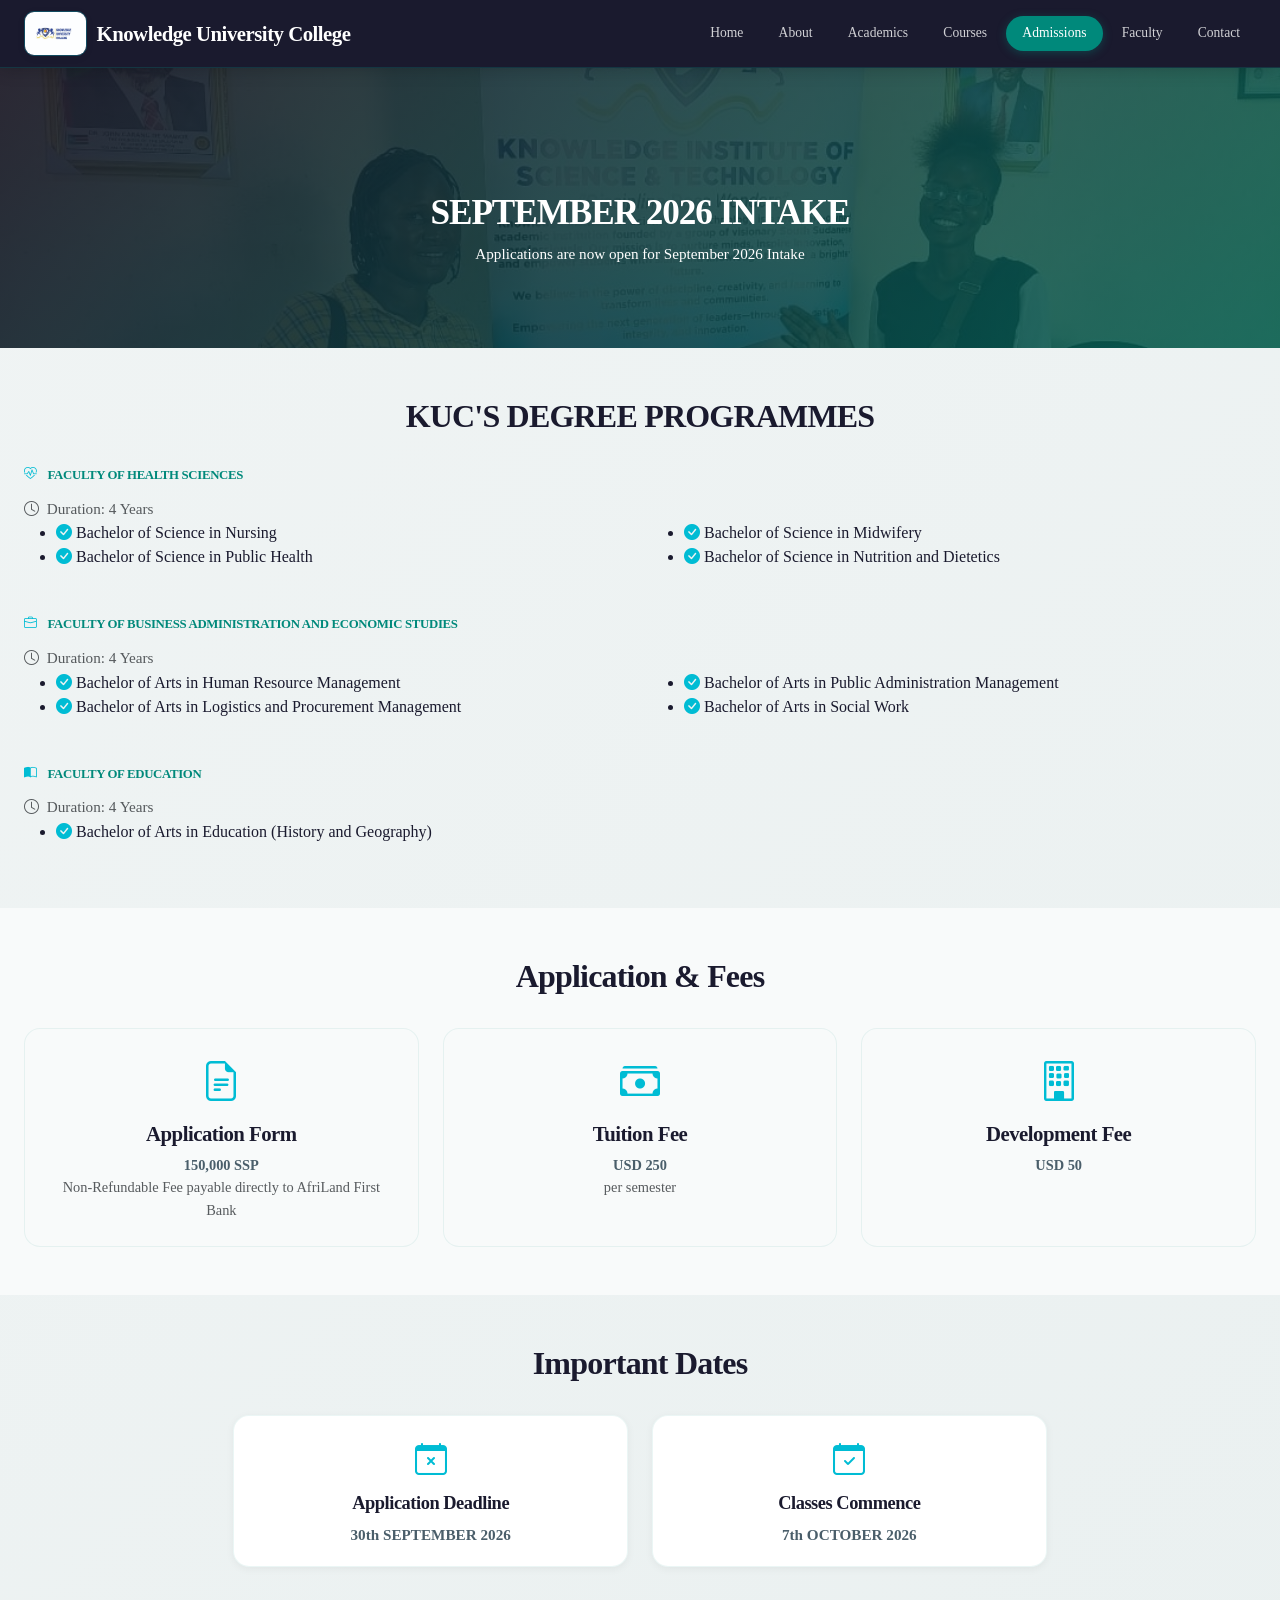
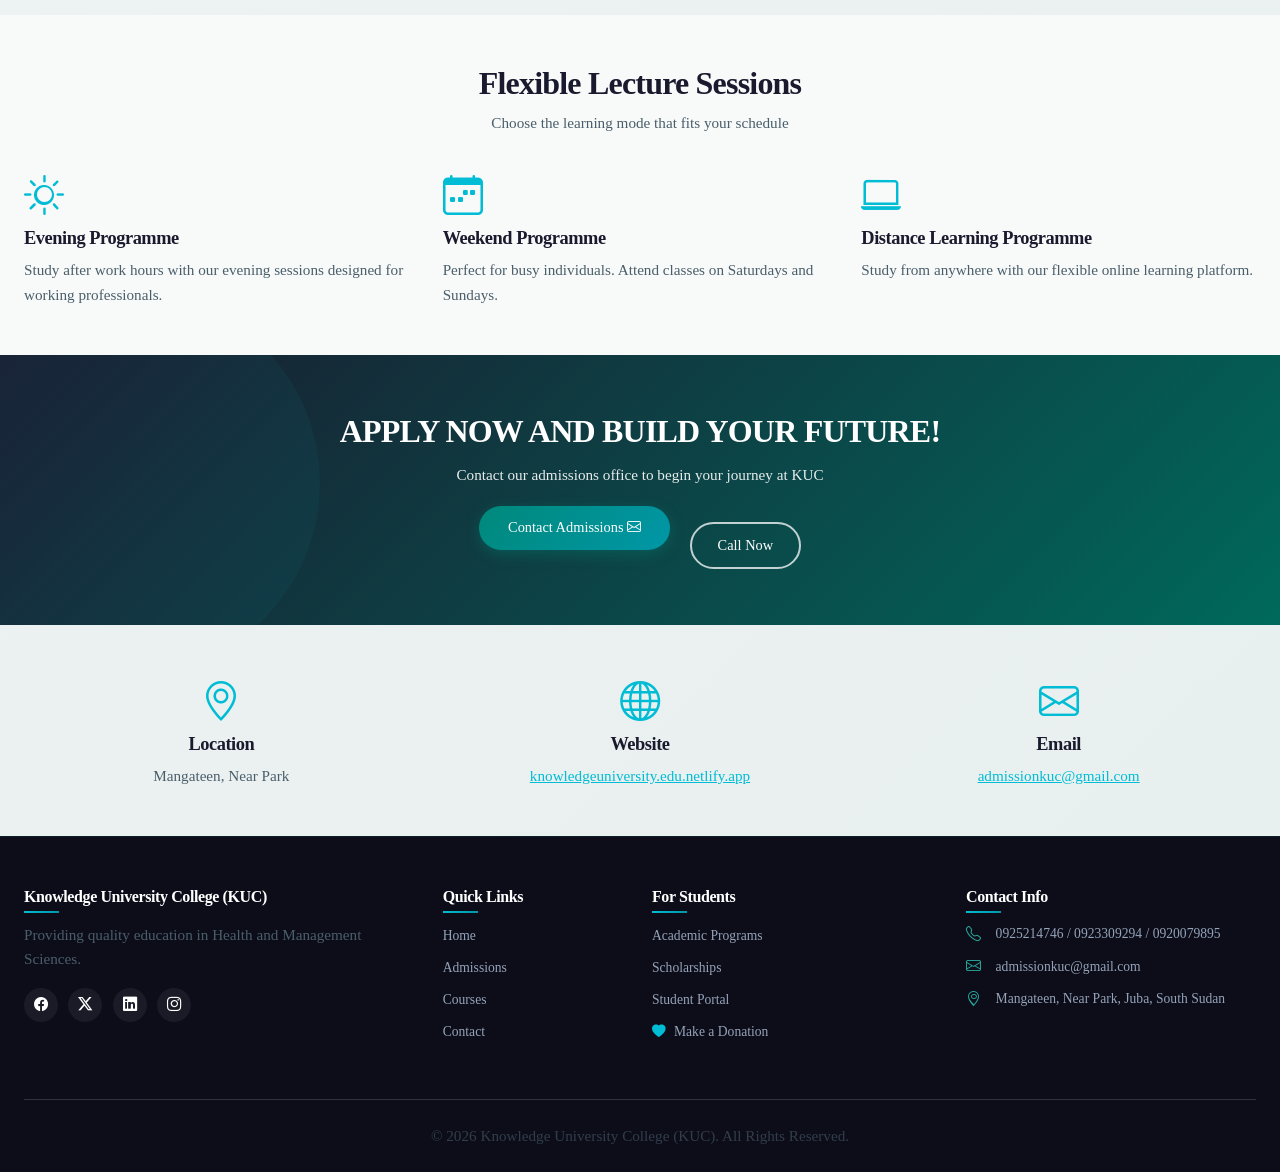
<file: kist/admissions.html>
<!DOCTYPE html>
<html lang="en">
<head>
  <meta charset="UTF-8">
  <meta name="viewport" content="width=device-width, initial-scale=1.0, viewport-fit=cover">
  <title>Admissions – Knowledge University College (KUC)</title>
  <!-- Google Fonts + Bootstrap + Icons + AOS -->
  <link href="https://fonts.googleapis.com/css2?family=Inter:opsz,wght@14..32,300;14..32,400;14..32,500;14..32,600;14..32,700;14..32,800&display=swap" rel="stylesheet">
  <link href="https://cdn.jsdelivr.net/npm/bootstrap@5.3.1/dist/css/bootstrap.min.css" rel="stylesheet">
  <link rel="stylesheet" href="https://cdn.jsdelivr.net/npm/bootstrap-icons@1.11.3/font/bootstrap-icons.min.css">
  <link href="https://unpkg.com/aos@2.3.1/dist/aos.css" rel="stylesheet">
  <link rel="stylesheet" href="css/style.css">
</head>
<body>

<!-- ========== HEADER ========== -->
<header class="site-header">
  <div class="container">
    <div class="header-inner">
      <div class="logo-area">
        <img src="images/logo.jpeg" alt="KUC Logo" class="logo-img" onerror="this.src='https://placehold.co/70x70?text=KUC'">
        <span class="logo-text"> Knowledge University College</span>
      </div>
      <nav class="main-nav">
        <a href="index.html" class="nav-link">Home</a>
        <a href="about.html" class="nav-link">About</a>
        <a href="academic.html" class="nav-link">Academics</a>
        <a href="courses.html" class="nav-link">Courses</a>
        <a href="admissions.html" class="nav-link active">Admissions</a>
        <a href="faculty.html" class="nav-link">Faculty</a>
        <a href="contact.html" class="nav-link">Contact</a>
      </nav>
      <button class="mobile-toggle" id="mobileToggle" aria-label="Menu"><i class="bi bi-list"></i></button>
    </div>
  </div>
</header>

<!-- ========== PAGE TITLE WITH BACKGROUND IMAGE (FULL WIDTH) ========== -->
<section class="page-title-section" style="background: linear-gradient(rgba(0, 0, 0, 0.5), rgba(0, 0, 0, 0.6)), url('images/stud2.jpeg'); background-size: cover; background-position: center 30%; background-repeat: no-repeat;">
  <div class="container text-center" data-aos="fade-up">
    <h1>SEPTEMBER 2026 INTAKE</h1>
    <p class="lead">Applications are now open for September 2026 Intake</p>
  </div>
</section>

<!-- ========== KUC'S DEGREE PROGRAMMES ========== -->
<section class="programmes-section py-5">
  <div class="container">
    <div class="section-head text-center mb-5" data-aos="fade-up">
      <h2>KUC'S DEGREE PROGRAMMES</h2>
    </div>

    <!-- Faculty of Health Sciences -->
    <div class="faculty-programmes mb-5" data-aos="fade-up">
      <h3 class="faculty-title"><i class="bi bi-heart-pulse text-gold me-2"></i> FACULTY OF HEALTH SCIENCES</h3>
      <p class="text-muted"><i class="bi bi-clock me-1"></i> Duration: 4 Years</p>
      <div class="row g-3">
        <div class="col-md-6">
          <ul class="programme-list">
            <li><i class="bi bi-check-circle-fill text-gold"></i> Bachelor of Science in Nursing</li>
            <li><i class="bi bi-check-circle-fill text-gold"></i> Bachelor of Science in Public Health</li>
          </ul>
        </div>
        <div class="col-md-6">
          <ul class="programme-list">
            <li><i class="bi bi-check-circle-fill text-gold"></i> Bachelor of Science in Midwifery</li>
            <li><i class="bi bi-check-circle-fill text-gold"></i> Bachelor of Science in Nutrition and Dietetics</li>
          </ul>
        </div>
      </div>
    </div>

    <!-- Faculty of Business Administration and Economic Studies -->
    <div class="faculty-programmes mb-5" data-aos="fade-up" data-aos-delay="100">
      <h3 class="faculty-title"><i class="bi bi-briefcase text-gold me-2"></i> FACULTY OF BUSINESS ADMINISTRATION AND ECONOMIC STUDIES</h3>
      <p class="text-muted"><i class="bi bi-clock me-1"></i> Duration: 4 Years</p>
      <div class="row g-3">
        <div class="col-md-6">
          <ul class="programme-list">
            <li><i class="bi bi-check-circle-fill text-gold"></i> Bachelor of Arts in Human Resource Management</li>
            <li><i class="bi bi-check-circle-fill text-gold"></i> Bachelor of Arts in Logistics and Procurement Management</li>
          </ul>
        </div>
        <div class="col-md-6">
          <ul class="programme-list">
            <li><i class="bi bi-check-circle-fill text-gold"></i> Bachelor of Arts in Public Administration Management</li>
            <li><i class="bi bi-check-circle-fill text-gold"></i> Bachelor of Arts in Social Work</li>
          </ul>
        </div>
      </div>
    </div>

    <!-- Faculty of Education -->
    <div class="faculty-programmes" data-aos="fade-up" data-aos-delay="150">
      <h3 class="faculty-title"><i class="bi bi-book-half text-gold me-2"></i> FACULTY OF EDUCATION</h3>
      <p class="text-muted"><i class="bi bi-clock me-1"></i> Duration: 4 Years</p>
      <div class="row">
        <div class="col-md-6">
          <ul class="programme-list">
            <li><i class="bi bi-check-circle-fill text-gold"></i> Bachelor of Arts in Education (History and Geography)</li>
          </ul>
        </div>
      </div>
    </div>
  </div>
</section>

<!-- ========== APPLICATION & FEES ========== -->
<section class="fee-info py-5 bg-soft-light">
  <div class="container">
    <div class="section-head text-center mb-5" data-aos="fade-up">
      <h2>Application & Fees</h2>
    </div>
    <div class="row g-4 justify-content-center">
      <div class="col-md-4" data-aos="fade-up">
        <div class="info-card-blue">
          <i class="bi bi-file-earmark-text fs-1 text-gold"></i>
          <h3>Application Form</h3>
          <p class="lead"><strong>150,000 SSP</strong></p>
          <p class="text-muted">Non-Refundable Fee payable directly to AfriLand First Bank</p>
        </div>
      </div>
      <div class="col-md-4" data-aos="fade-up" data-aos-delay="100">
        <div class="info-card-blue">
          <i class="bi bi-cash-stack fs-1 text-gold"></i>
          <h3>Tuition Fee</h3>
          <p class="lead"><strong>USD 250</strong></p>
          <p class="text-muted">per semester</p>
        </div>
      </div>
      <div class="col-md-4" data-aos="fade-up" data-aos-delay="150">
        <div class="info-card-blue">
          <i class="bi bi-building fs-1 text-gold"></i>
          <h3>Development Fee</h3>
          <p class="lead"><strong>USD 50</strong></p>
        </div>
      </div>
    </div>
  </div>
</section>

<!-- ========== IMPORTANT DATES ========== -->
<section class="important-dates py-5">
  <div class="container">
    <div class="section-head text-center mb-5" data-aos="fade-up">
      <h2>Important Dates</h2>
    </div>
    <div class="row g-4 justify-content-center">
      <div class="col-md-4" data-aos="fade-up">
        <div class="date-card">
          <i class="bi bi-calendar-x fs-2 text-gold"></i>
          <h4>Application Deadline</h4>
          <p><strong>30th SEPTEMBER 2026</strong></p>
        </div>
      </div>
      <div class="col-md-4" data-aos="fade-up" data-aos-delay="100">
        <div class="date-card">
          <i class="bi bi-calendar-check fs-2 text-gold"></i>
          <h4>Classes Commence</h4>
          <p><strong>7th OCTOBER 2026</strong></p>
        </div>
      </div>
    </div>
  </div>
</section>

<!-- ========== FLEXIBLE LEARNING OPTIONS ========== -->
<section class="flexible-learning py-5 bg-soft-light">
  <div class="container">
    <div class="section-head text-center mb-5" data-aos="fade-up">
      <h2>Flexible Lecture Sessions</h2>
      <p class="section-subtitle">Choose the learning mode that fits your schedule</p>
    </div>
    <div class="row g-4 justify-content-center">
      <div class="col-md-4" data-aos="fade-up">
        <div class="flex-card">
          <i class="bi bi-sun fs-1 text-gold"></i>
          <h4>Evening Programme</h4>
          <p>Study after work hours with our evening sessions designed for working professionals.</p>
        </div>
      </div>
      <div class="col-md-4" data-aos="fade-up" data-aos-delay="100">
        <div class="flex-card">
          <i class="bi bi-calendar-week fs-1 text-gold"></i>
          <h4>Weekend Programme</h4>
          <p>Perfect for busy individuals. Attend classes on Saturdays and Sundays.</p>
        </div>
      </div>
      <div class="col-md-4" data-aos="fade-up" data-aos-delay="150">
        <div class="flex-card">
          <i class="bi bi-laptop fs-1 text-gold"></i>
          <h4>Distance Learning Programme</h4>
          <p>Study from anywhere with our flexible online learning platform.</p>
        </div>
      </div>
    </div>
  </div>
</section>

<!-- ========== CALL TO ACTION ========== -->
<section class="cta-banner">
  <div class="container text-center">
    <h2>APPLY NOW AND BUILD YOUR FUTURE!</h2>
    <p class="lead">Contact our admissions office to begin your journey at KUC</p>
    <a href="contact.html" class="btn-gold btn-lg me-3">Contact Admissions <i class="bi bi-envelope"></i></a>
    <a href="tel:0925214746" class="btn-outline-light-custom">Call Now</a>
  </div>
</section>

<!-- ========== CONTACT INFORMATION ========== -->
<section class="contact-info-bottom py-5">
  <div class="container">
    <div class="row g-4 justify-content-center">
      <div class="col-md-4" data-aos="fade-up">
        <div class="contact-bottom-card text-center">
          <i class="bi bi-geo-alt fs-1 text-gold"></i>
          <h4>Location</h4>
          <p>Mangateen, Near Park</p>
        </div>
      </div>
      <div class="col-md-4" data-aos="fade-up" data-aos-delay="100">
        <div class="contact-bottom-card text-center">
          <i class="bi bi-globe fs-1 text-gold"></i>
          <h4>Website</h4>
          <p><a href="https://knowledgeuniversity.edu.netlify.app/" target="_blank" class="text-gold">knowledgeuniversity.edu.netlify.app</a></p>
        </div>
      </div>
      <div class="col-md-4" data-aos="fade-up" data-aos-delay="150">
        <div class="contact-bottom-card text-center">
          <i class="bi bi-envelope fs-1 text-gold"></i>
          <h4>Email</h4>
          <p><a href="mailto:admissionkuc@gmail.com" class="text-gold">admissionkuc@gmail.com</a></p>
        </div>
      </div>
    </div>
  </div>
</section>

<!-- ========== FOOTER ========== -->
<footer>
  <div class="container">
    <div class="row">
      <div class="col-lg-4 mb-4">
        <h5>Knowledge University College (KUC)</h5>
        <p>Providing quality education in Health and Management Sciences.</p>
        <div class="social-icons">
          <a href="https://www.facebook.com/nextstep211" target="_blank"><i class="bi bi-facebook"></i></a>
          <a href="#"><i class="bi bi-twitter-x"></i></a>
          <a href="#"><i class="bi bi-linkedin"></i></a>
          <a href="#"><i class="bi bi-instagram"></i></a>
        </div>
      </div>
      <div class="col-lg-2 col-md-6 mb-4">
        <h5>Quick Links</h5>
        <ul>
          <li><a href="index.html">Home</a></li>
          <li><a href="admissions.html">Admissions</a></li>
          <li><a href="courses.html">Courses</a></li>
          <li><a href="contact.html">Contact</a></li>
        </ul>
      </div>
      <div class="col-lg-3 col-md-6 mb-4">
        <h5>For Students</h5>
        <ul>
          <li><a href="academic.html">Academic Programs</a></li>
          <li><a href="#">Scholarships</a></li>
          <li><a href="#">Student Portal</a></li>
          <li><a href="mailto:partnerkist@gmail.com?subject=Donation%20Inquiry" class="donation-link"><i class="bi bi-heart-fill text-gold me-2"></i>Make a Donation</a></li>
        </ul>
      </div>
      <div class="col-lg-3 mb-4">
        <h5>Contact Info</h5>
        <ul class="contact-list">
          <li><i class="bi bi-telephone"></i> 0925214746 / 0923309294 / 0920079895</li>
          <li><i class="bi bi-envelope"></i> admissionkuc@gmail.com</li>
          <li><i class="bi bi-geo-alt"></i> Mangateen, Near Park, Juba, South Sudan</li>
        </ul>
      </div>
    </div>
    <hr>
    <div class="copyright">
      <p>© 2026 Knowledge University College (KUC). All Rights Reserved.</p>
    </div>
  </div>
</footer>

<script src="https://cdn.jsdelivr.net/npm/bootstrap@5.3.1/dist/js/bootstrap.bundle.min.js"></script>
<script src="https://unpkg.com/aos@2.3.1/dist/aos.js"></script>
<script src="js/script.js"></script>
<script> AOS.init({ duration: 800, once: true }); </script>
</body>
</html>
</file>
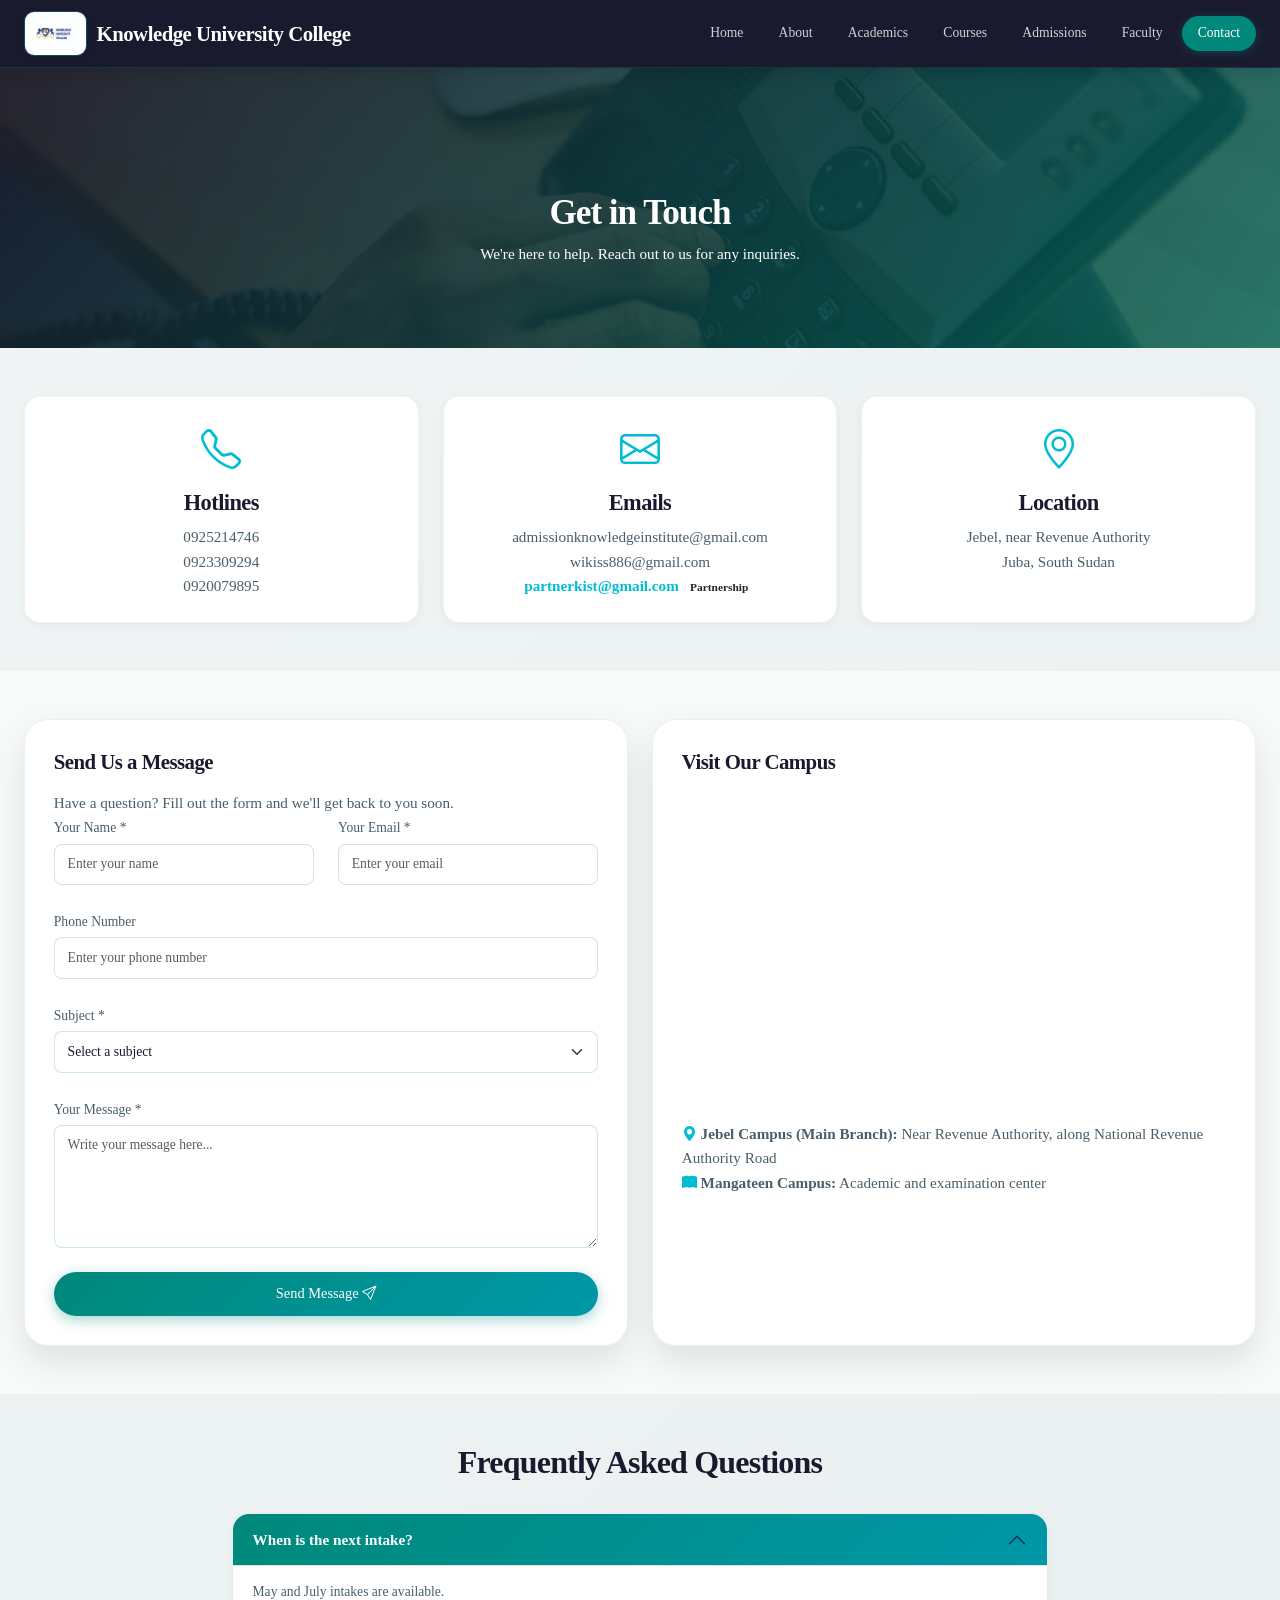
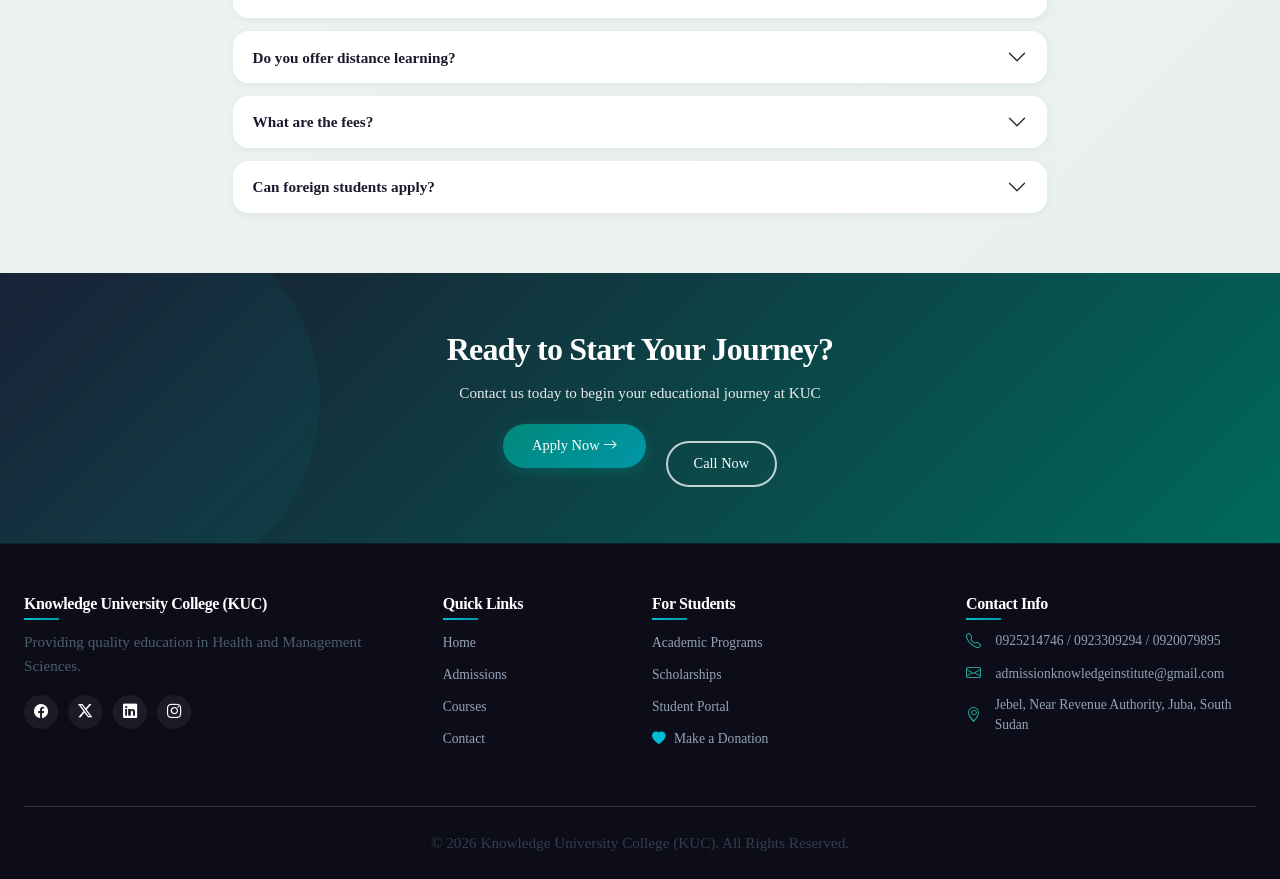
<file: kist/contact.html>
<!DOCTYPE html>
<html lang="en">
<head>
  <meta charset="UTF-8">
  <meta name="viewport" content="width=device-width, initial-scale=1.0, viewport-fit=cover">
  <title>Contact Us – Knowledge University College (KUC)</title>
  <!-- Google Fonts + Bootstrap + Icons + AOS -->
  <link href="https://fonts.googleapis.com/css2?family=Inter:opsz,wght@14..32,300;14..32,400;14..32,500;14..32,600;14..32,700;14..32,800&amp;display=swap" rel="stylesheet">
  <link href="https://cdn.jsdelivr.net/npm/bootstrap@5.3.1/dist/css/bootstrap.min.css" rel="stylesheet">
  <link rel="stylesheet" href="https://cdn.jsdelivr.net/npm/bootstrap-icons@1.11.3/font/bootstrap-icons.min.css">
  <link href="https://unpkg.com/aos@2.3.1/dist/aos.css" rel="stylesheet">
  <link rel="stylesheet" href="css/style.css">
</head>
<body>

<!-- ========== HEADER ========== -->
<header class="site-header">
  <div class="container">
    <div class="header-inner">
      <div class="logo-area">
        <img src="images/logo.jpeg" alt="KUC Logo" class="logo-img" onerror="this.src='https://placehold.co/70x70?text=KUC'">
        <span class="logo-text"> Knowledge University College</span>
      </div>
      <nav class="main-nav">
        <a href="index.html" class="nav-link">Home</a>
        <a href="about.html" class="nav-link">About</a>
        <a href="academic.html" class="nav-link">Academics</a>
        <a href="courses.html" class="nav-link">Courses</a>
        <a href="admissions.html" class="nav-link">Admissions</a>
        <a href="faculty.html" class="nav-link">Faculty</a>
        <a href="contact.html" class="nav-link active">Contact</a>
      </nav>
      <button class="mobile-toggle" id="mobileToggle" aria-label="Menu"><i class="bi bi-list"></i></button>
    </div>
  </div>
</header>

<!-- ========== PAGE TITLE WITH BACKGROUND IMAGE ========== -->
<section class="page-title-section" style="background: linear-gradient(rgba(0, 0, 0, 0.55), rgba(0, 0, 0, 0.55)), url('images/cont2.jpg'); background-size: cover; background-position: center;">
  <div class="container text-center" data-aos="fade-up">
    <h1>Get in Touch</h1>
    <p class="lead">We're here to help. Reach out to us for any inquiries.</p>
  </div>
</section>

<!-- ========== CONTACT INFO CARDS ========== -->
<section class="contact-info-section py-5">
  <div class="container">
    <div class="row g-4">
      <div class="col-md-4" data-aos="fade-up">
        <div class="contact-card text-center">
          <i class="bi bi-telephone fs-1 text-gold"></i>
          <h3>Hotlines</h3>
          <p>0925214746</p>
          <p>0923309294</p>
          <p>0920079895</p>
        </div>
      </div>
      <div class="col-md-4" data-aos="fade-up" data-aos-delay="100">
        <div class="contact-card text-center">
          <i class="bi bi-envelope fs-1 text-gold"></i>
          <h3>Emails</h3>
          <p>admissionknowledgeinstitute@gmail.com</p>
          <p>wikiss886@gmail.com</p>
          <p><strong class="text-gold">partnerkist@gmail.com</strong> <span class="badge bg-gold text-dark">Partnership</span></p>
        </div>
      </div>
      <div class="col-md-4" data-aos="fade-up" data-aos-delay="150">
        <div class="contact-card text-center">
          <i class="bi bi-geo-alt fs-1 text-gold"></i>
          <h3>Location</h3>
          <p>Jebel, near Revenue Authority</p>
          <p>Juba, South Sudan</p>
        </div>
      </div>
    </div>
  </div>
</section>

<!-- ========== CONTACT FORM & MAP ========== -->
<section class="contact-form-map py-5 bg-soft-light">
  <div class="container">
    <div class="row g-5">
      <div class="col-lg-6" data-aos="fade-right">
        <div class="form-container">
          <h3>Send Us a Message</h3>
          <p>Have a question? Fill out the form and we'll get back to you soon.</p>
          
          <!-- NETLIFY FORM - Updated with proper attributes -->
          <form name="contact" method="POST" data-netlify="true" netlify-honeypot="bot-field" class="row g-4">
            <input type="hidden" name="form-name" value="contact">
            <p class="hidden" style="display:none;">
              <input name="bot-field">
            </p>
            <div class="col-md-6">
              <label class="form-label">Your Name *</label>
              <input type="text" name="name" class="form-control" placeholder="Enter your name" required>
            </div>
            <div class="col-md-6">
              <label class="form-label">Your Email *</label>
              <input type="email" name="email" class="form-control" placeholder="Enter your email" required>
            </div>
            <div class="col-12">
              <label class="form-label">Phone Number</label>
              <input type="tel" name="phone" class="form-control" placeholder="Enter your phone number">
            </div>
            <div class="col-12">
              <label class="form-label">Subject *</label>
              <select name="subject" class="form-select" required>
                <option value="">Select a subject</option>
                <option>Admissions Inquiry</option>
                <option>Course Information</option>
                <option>Fee Structure</option>
                <option>Scholarship Information</option>
                <option>Partnership Inquiry</option>
                <option>General Inquiry</option>
              </select>
            </div>
            <div class="col-12">
              <label class="form-label">Your Message *</label>
              <textarea name="message" class="form-control" rows="5" placeholder="Write your message here..." required></textarea>
            </div>
            <div class="col-12">
              <button type="submit" class="btn-gold w-100">Send Message <i class="bi bi-send"></i></button>
            </div>
          </form>
          <div id="formSuccess" class="alert alert-success mt-4 d-none">
            <i class="bi bi-check-circle-fill me-2"></i> Thank you for your message! We will get back to you within 24 hours.
          </div>
        </div>
      </div>
      <div class="col-lg-6" data-aos="fade-left">
        <div class="map-container">
          <h3>Visit Our Campus</h3>
          <div class="map-placeholder">
            <iframe src="https://www.google.com/maps/embed?pb=!1m18!1m12!1m3!1d3989.123456789!2d31.600000!3d4.850000!2m3!1f0!2f0!3f0!3m2!1i1024!2i768!4f13.1!3m3!1m2!1s0x0%3A0x0!2zNMKwNTEnMDAuMCJOIDMxwrAzNiczMC4wIkU!5e0!3m2!1sen!2s!4v1234567890!5m2!1sen!2s" width="100%" height="300" style="border:0; border-radius: 15px;" allowfullscreen="" loading="lazy"></iframe>
          </div>
          <div class="location-details mt-4">
            <p><i class="bi bi-geo-alt-fill text-gold"></i> <strong>Jebel Campus (Main Branch):</strong> Near Revenue Authority, along National Revenue Authority Road</p>
            <p><i class="bi bi-book-fill text-gold"></i> <strong>Mangateen Campus:</strong> Academic and examination center</p>
          </div>
        </div>
      </div>
    </div>
  </div>
</section>

<!-- ========== FAQ SECTION ========== -->
<section class="faq-section py-5">
  <div class="container">
    <div class="section-head text-center mb-5" data-aos="fade-up">
      <h2>Frequently Asked Questions</h2>
    </div>
    <div class="row justify-content-center">
      <div class="col-lg-8" data-aos="fade-up">
        <div class="accordion" id="faqAccordion">
          <div class="accordion-item">
            <h2 class="accordion-header">
              <button class="accordion-button" type="button" data-bs-toggle="collapse" data-bs-target="#faq1">
                When is the next intake?
              </button>
            </h2>
            <div id="faq1" class="accordion-collapse collapse show">
              <div class="accordion-body">May and July intakes are available.</div>
            </div>
          </div>
          <div class="accordion-item">
            <h2 class="accordion-header">
              <button class="accordion-button collapsed" type="button" data-bs-toggle="collapse" data-bs-target="#faq2">
                Do you offer distance learning?
              </button>
            </h2>
            <div id="faq2" class="accordion-collapse collapse">
              <div class="accordion-body">Yes, both on-campus and distance learning are available.</div>
            </div>
          </div>
          <div class="accordion-item">
            <h2 class="accordion-header">
              <button class="accordion-button collapsed" type="button" data-bs-toggle="collapse" data-bs-target="#faq3">
                What are the fees?
              </button>
            </h2>
            <div id="faq3" class="accordion-collapse collapse">
              <div class="accordion-body">Health Sciences: 450,000 SSP per semester. Management Sciences: 350,000 SSP per semester.</div>
            </div>
          </div>
          <div class="accordion-item">
            <h2 class="accordion-header">
              <button class="accordion-button collapsed" type="button" data-bs-toggle="collapse" data-bs-target="#faq4">
                Can foreign students apply?
              </button>
            </h2>
            <div id="faq4" class="accordion-collapse collapse">
              <div class="accordion-body">Yes, with certificate fully authenticated.</div>
            </div>
          </div>
        </div>
      </div>
    </div>
  </div>
</section>

<!-- ========== CTA SECTION ========== -->
<section class="cta-banner">
  <div class="container text-center">
    <h2>Ready to Start Your Journey?</h2>
    <p class="lead">Contact us today to begin your educational journey at KUC</p>
    <a href="admissions.html" class="btn-gold btn-lg me-3">Apply Now <i class="bi bi-arrow-right"></i></a>
    <a href="tel:0925214746" class="btn-outline-light-custom">Call Now</a>
  </div>
</section>

<!-- ========== FOOTER ========== -->
<footer>
  <div class="container">
    <div class="row">
      <div class="col-lg-4 mb-4">
        <h5>Knowledge University College (KUC)</h5>
        <p>Providing quality education in Health and Management Sciences.</p>
        <div class="social-icons">
          <a href="https://www.facebook.com/nextstep211" target="_blank"><i class="bi bi-facebook"></i></a>
          <a href="#"><i class="bi bi-twitter-x"></i></a>
          <a href="#"><i class="bi bi-linkedin"></i></a>
          <a href="#"><i class="bi bi-instagram"></i></a>
        </div>
      </div>
      <div class="col-lg-2 col-md-6 mb-4">
        <h5>Quick Links</h5>
        <ul>
          <li><a href="index.html">Home</a></li>
          <li><a href="admissions.html">Admissions</a></li>
          <li><a href="courses.html">Courses</a></li>
          <li><a href="contact.html">Contact</a></li>
        </ul>
      </div>
      <div class="col-lg-3 col-md-6 mb-4">
        <h5>For Students</h5>
        <ul>
          <li><a href="academic.html">Academic Programs</a></li>
          <li><a href="#">Scholarships</a></li>
          <li><a href="#">Student Portal</a></li>
          <li><a href="mailto:partnerkist@gmail.com?subject=Donation%20Inquiry" class="donation-link"><i class="bi bi-heart-fill text-gold me-2"></i>Make a Donation</a></li>
        </ul>
      </div>
      <div class="col-lg-3 mb-4">
        <h5>Contact Info</h5>
        <ul class="contact-list">
          <li><i class="bi bi-telephone"></i> 0925214746 / 0923309294 / 0920079895</li>
          <li><i class="bi bi-envelope"></i> admissionknowledgeinstitute@gmail.com</li>
          <li><i class="bi bi-geo-alt"></i> Jebel, Near Revenue Authority, Juba, South Sudan</li>
        </ul>
      </div>
    </div>
    <hr>
    <div class="copyright">
      <p>&copy; 2026 Knowledge University College (KUC). All Rights Reserved.</p>
    </div>
  </div>
</footer>

<script src="https://cdn.jsdelivr.net/npm/bootstrap@5.3.1/dist/js/bootstrap.bundle.min.js"></script>
<script src="https://unpkg.com/aos@2.3.1/dist/aos.js"></script>
<script src="js/script.js"></script>
<script>
  AOS.init({ duration: 800, once: true });
  
  // Netlify form submission handling
  const form = document.querySelector('form[name="contact"]');
  const successDiv = document.getElementById('formSuccess');
  
  if (form) {
    form.addEventListener('submit', function(e) {
      e.preventDefault();
      
      fetch('/', {
        method: 'POST',
        headers: { 'Content-Type': 'application/x-www-form-urlencoded' },
        body: new URLSearchParams(new FormData(form)).toString()
      })
      .then(() => {
        form.reset();
        successDiv.classList.remove('d-none');
        setTimeout(() => {
          successDiv.classList.add('d-none');
        }, 5000);
      })
      .catch(error => {
        alert('There was an error sending your message. Please try again or call us directly.');
      });
    });
  }
</script>
</body>
</html>
</file>
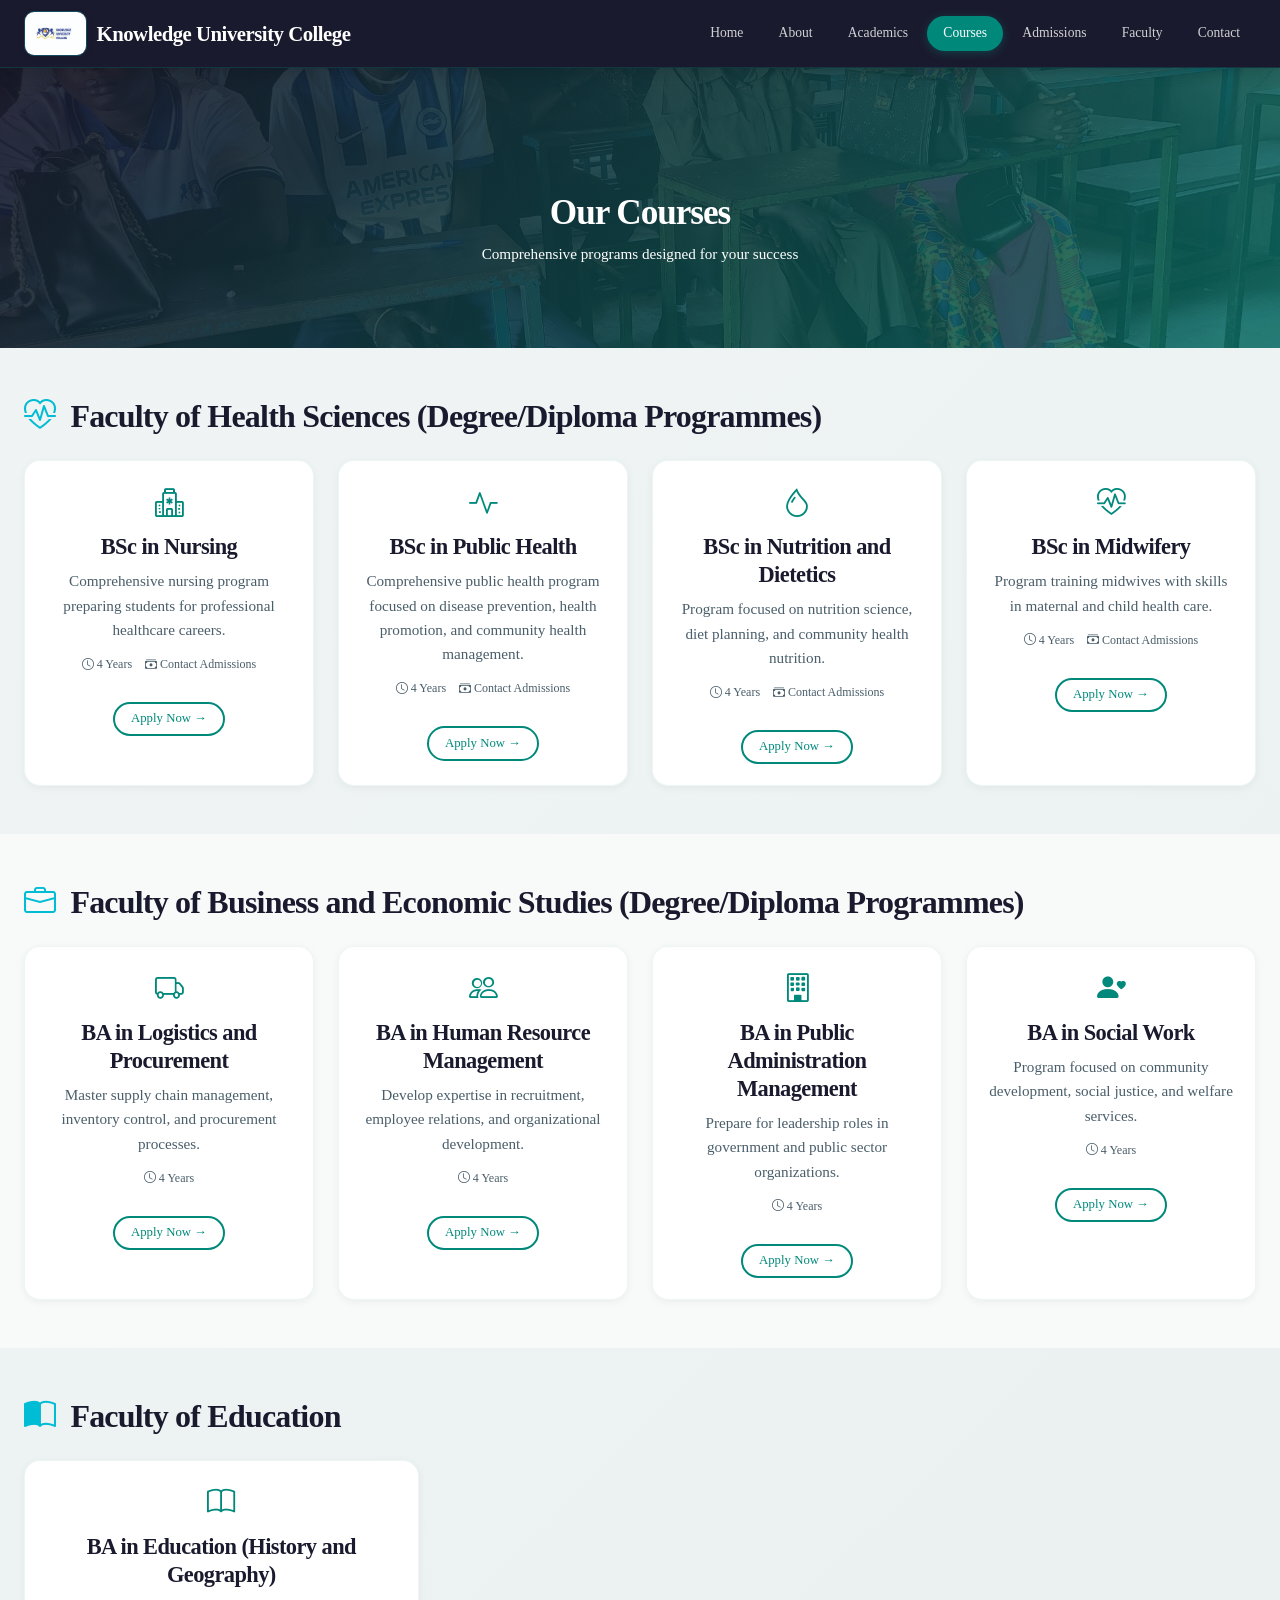
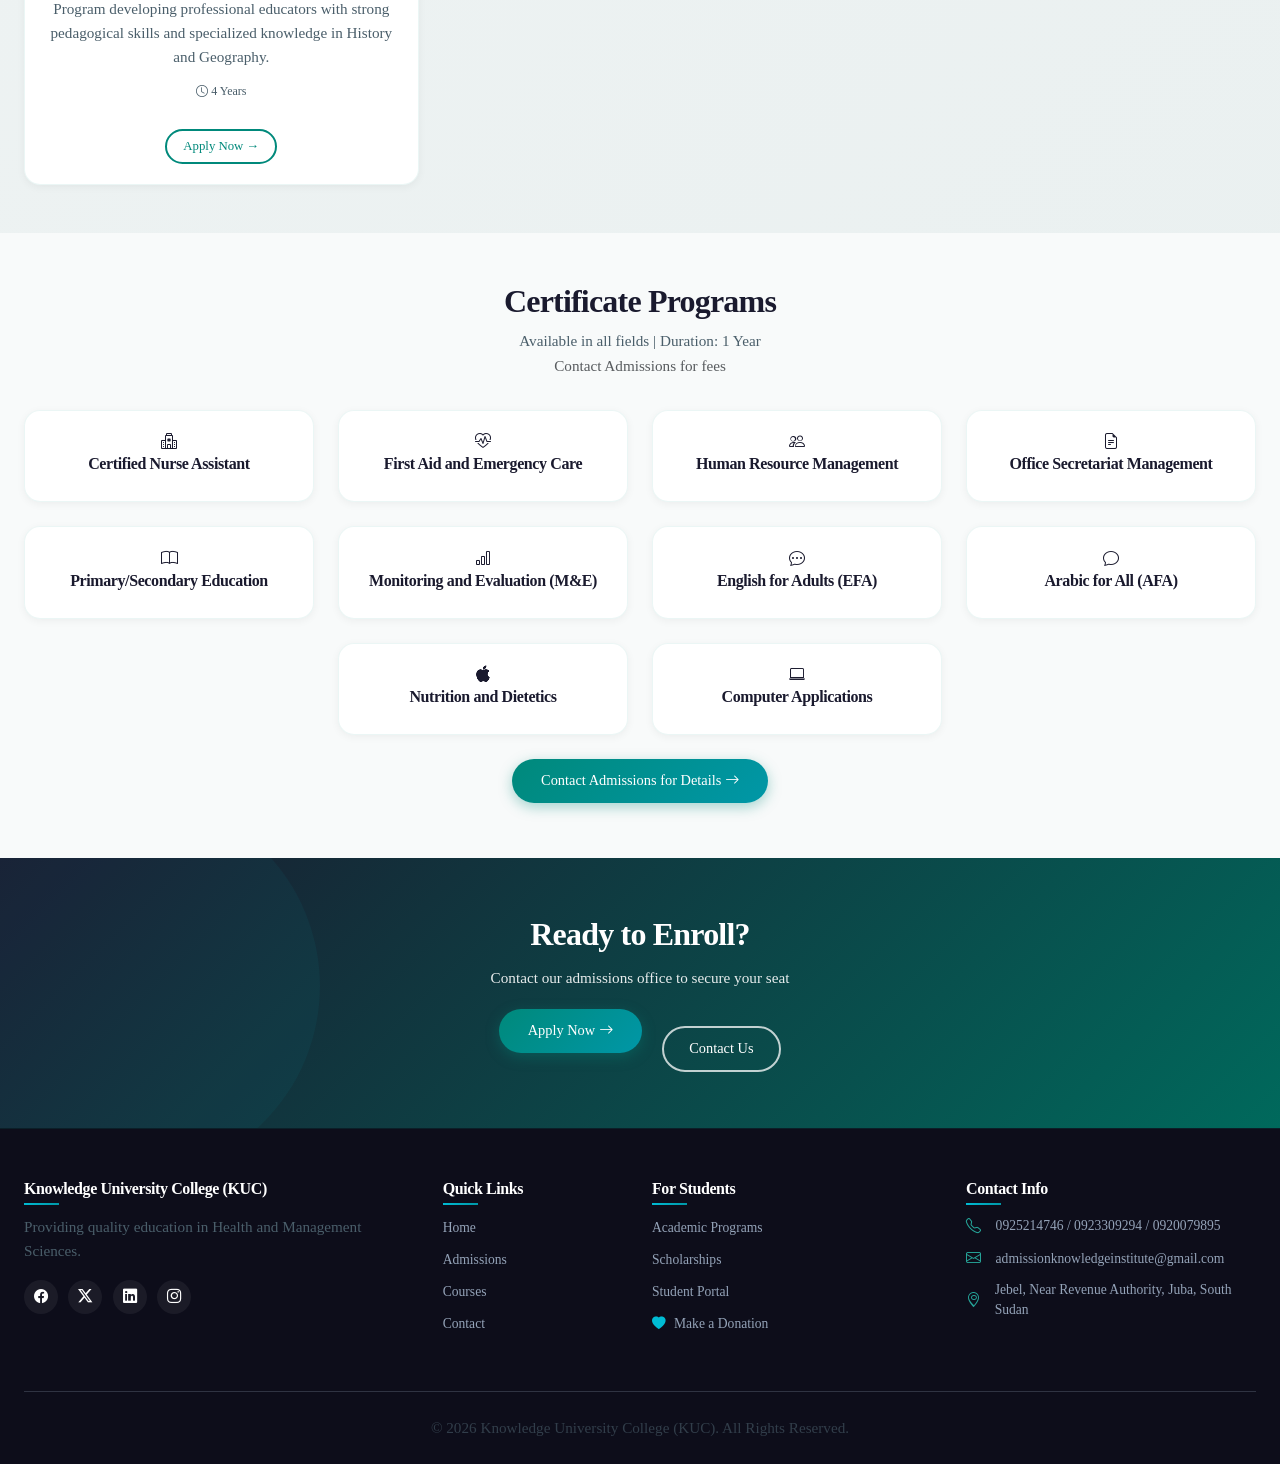
<file: kist/courses.html>
<!DOCTYPE html>
<html lang="en">
<head>
  <meta charset="UTF-8">
  <meta name="viewport" content="width=device-width, initial-scale=1.0, viewport-fit=cover">
  <title>Courses – Knowledge University College (KUC)</title>
  <!-- Google Fonts + Bootstrap + Icons + AOS -->
  <link href="https://fonts.googleapis.com/css2?family=Inter:opsz,wght@14..32,300;14..32,400;14..32,500;14..32,600;14..32,700;14..32,800&display=swap" rel="stylesheet">
  <link href="https://cdn.jsdelivr.net/npm/bootstrap@5.3.1/dist/css/bootstrap.min.css" rel="stylesheet">
  <link rel="stylesheet" href="https://cdn.jsdelivr.net/npm/bootstrap-icons@1.11.3/font/bootstrap-icons.min.css">
  <link href="https://unpkg.com/aos@2.3.1/dist/aos.css" rel="stylesheet">
  <link rel="stylesheet" href="css/style.css">
</head>
<body>

<!-- ========== HEADER ========== -->
<header class="site-header">
  <div class="container">
    <div class="header-inner">
      <div class="logo-area">
        <img src="images/logo.jpeg" alt="KUC Logo" class="logo-img" onerror="this.src='https://placehold.co/70x70?text=KUC'">
        <span class="logo-text"> Knowledge University College</span>
      </div>
      <nav class="main-nav">
        <a href="index.html" class="nav-link">Home</a>
        <a href="about.html" class="nav-link">About</a>
        <a href="academic.html" class="nav-link">Academics</a>
        <a href="courses.html" class="nav-link active">Courses</a>
        <a href="admissions.html" class="nav-link">Admissions</a>
        <a href="faculty.html" class="nav-link">Faculty</a>
        <a href="contact.html" class="nav-link">Contact</a>
      </nav>
      <button class="mobile-toggle" id="mobileToggle" aria-label="Menu"><i class="bi bi-list"></i></button>
    </div>
  </div>
</header>

<!-- ========== PAGE TITLE WITH BACKGROUND IMAGE ========== -->
<section class="page-title-section" style="background: linear-gradient(rgba(0, 0, 0, 0.55), rgba(0, 0, 0, 0.55)), url('images/stud3.jpeg'); background-size: cover; background-position: center;">
  <div class="container text-center" data-aos="fade-up">
    <h1>Our Courses</h1>
    <p class="lead">Comprehensive programs designed for your success</p>
  </div>
</section>

<!-- ========== FACULTY OF HEALTH SCIENCES ========== -->
<section class="courses-faculty py-5">
  <div class="container">
    <div class="faculty-header-section mb-4" data-aos="fade-up">
      <h2><i class="bi bi-heart-pulse text-gold me-2"></i> Faculty of Health Sciences (Degree/Diploma Programmes)</h2>
    </div>
    <div class="row g-4">
      <div class="col-md-3" data-aos="fade-up">
        <div class="course-detailed-card">
          <div class="course-icon"><i class="bi bi-hospital"></i></div>
          <h3>BSc in Nursing</h3>
          <p>Comprehensive nursing program preparing students for professional healthcare careers.</p>
          <div class="course-info">
            <span><i class="bi bi-clock"></i> 4 Years</span>
            <span><i class="bi bi-cash-stack"></i> Contact Admissions</span>
          </div>
          <a href="admissions.html" class="btn-outline-primary-custom btn-sm mt-3">Apply Now →</a>
        </div>
      </div>
      <div class="col-md-3" data-aos="fade-up" data-aos-delay="100">
        <div class="course-detailed-card">
          <div class="course-icon"><i class="bi bi-activity"></i></div>
          <h3>BSc in Public Health</h3>
          <p>Comprehensive public health program focused on disease prevention, health promotion, and community health management.</p>
          <div class="course-info">
            <span><i class="bi bi-clock"></i> 4 Years</span>
            <span><i class="bi bi-cash-stack"></i> Contact Admissions</span>
          </div>
          <a href="admissions.html" class="btn-outline-primary-custom btn-sm mt-3">Apply Now →</a>
        </div>
      </div>
      <div class="col-md-3" data-aos="fade-up" data-aos-delay="150">
        <div class="course-detailed-card">
          <div class="course-icon"><i class="bi bi-droplet"></i></div>
          <h3>BSc in Nutrition and Dietetics</h3>
          <p>Program focused on nutrition science, diet planning, and community health nutrition.</p>
          <div class="course-info">
            <span><i class="bi bi-clock"></i> 4 Years</span>
            <span><i class="bi bi-cash-stack"></i> Contact Admissions</span>
          </div>
          <a href="admissions.html" class="btn-outline-primary-custom btn-sm mt-3">Apply Now →</a>
        </div>
      </div>
      <div class="col-md-3" data-aos="fade-up" data-aos-delay="200">
        <div class="course-detailed-card">
          <div class="course-icon"><i class="bi bi-heart-pulse"></i></div>
          <h3>BSc in Midwifery</h3>
          <p>Program training midwives with skills in maternal and child health care.</p>
          <div class="course-info">
            <span><i class="bi bi-clock"></i> 4 Years</span>
            <span><i class="bi bi-cash-stack"></i> Contact Admissions</span>
          </div>
          <a href="admissions.html" class="btn-outline-primary-custom btn-sm mt-3">Apply Now →</a>
        </div>
      </div>
    </div>
  </div>
</section>

<!-- ========== FACULTY OF BUSINESS AND ECONOMIC STUDIES ========== -->
<section class="courses-faculty py-5 bg-soft-light">
  <div class="container">
    <div class="faculty-header-section mb-4" data-aos="fade-up">
      <h2><i class="bi bi-briefcase text-gold me-2"></i> Faculty of Business and Economic Studies (Degree/Diploma Programmes)</h2>
    </div>
    <div class="row g-4">
      <div class="col-md-3" data-aos="fade-up">
        <div class="course-detailed-card">
          <div class="course-icon"><i class="bi bi-truck"></i></div>
          <h3>BA in Logistics and Procurement</h3>
          <p>Master supply chain management, inventory control, and procurement processes.</p>
          <div class="course-info"><span><i class="bi bi-clock"></i> 4 Years</span></div>
          <a href="admissions.html" class="btn-outline-primary-custom btn-sm mt-3">Apply Now →</a>
        </div>
      </div>
      <div class="col-md-3" data-aos="fade-up" data-aos-delay="100">
        <div class="course-detailed-card">
          <div class="course-icon"><i class="bi bi-people"></i></div>
          <h3>BA in Human Resource Management</h3>
          <p>Develop expertise in recruitment, employee relations, and organizational development.</p>
          <div class="course-info"><span><i class="bi bi-clock"></i> 4 Years</span></div>
          <a href="admissions.html" class="btn-outline-primary-custom btn-sm mt-3">Apply Now →</a>
        </div>
      </div>
      <div class="col-md-3" data-aos="fade-up" data-aos-delay="150">
        <div class="course-detailed-card">
          <div class="course-icon"><i class="bi bi-building"></i></div>
          <h3>BA in Public Administration Management</h3>
          <p>Prepare for leadership roles in government and public sector organizations.</p>
          <div class="course-info"><span><i class="bi bi-clock"></i> 4 Years</span></div>
          <a href="admissions.html" class="btn-outline-primary-custom btn-sm mt-3">Apply Now →</a>
        </div>
      </div>
      <div class="col-md-3" data-aos="fade-up" data-aos-delay="200">
        <div class="course-detailed-card">
          <div class="course-icon"><i class="bi bi-person-heart"></i></div>
          <h3>BA in Social Work</h3>
          <p>Program focused on community development, social justice, and welfare services.</p>
          <div class="course-info"><span><i class="bi bi-clock"></i> 4 Years</span></div>
          <a href="admissions.html" class="btn-outline-primary-custom btn-sm mt-3">Apply Now →</a>
        </div>
      </div>
    </div>
  </div>
</section>

<!-- ========== FACULTY OF EDUCATION ========== -->
<section class="courses-faculty py-5">
  <div class="container">
    <div class="faculty-header-section mb-4" data-aos="fade-up">
      <h2><i class="bi bi-book-half text-gold me-2"></i> Faculty of Education</h2>
    </div>
    <div class="row g-4">
      <div class="col-md-4" data-aos="fade-up">
        <div class="course-detailed-card">
          <div class="course-icon"><i class="bi bi-book"></i></div>
          <h3>BA in Education (History and Geography)</h3>
          <p>Program developing professional educators with strong pedagogical skills and specialized knowledge in History and Geography.</p>
          <div class="course-info"><span><i class="bi bi-clock"></i> 4 Years</span></div>
          <a href="admissions.html" class="btn-outline-primary-custom btn-sm mt-3">Apply Now →</a>
        </div>
      </div>
    </div>
  </div>
</section>

<!-- ========== CERTIFICATE PROGRAMS ========== -->
<section class="certificate-programs py-5 bg-soft-light">
  <div class="container">
    <div class="section-head text-center mb-5" data-aos="fade-up">
      <h2>Certificate Programs</h2>
      <p>Available in all fields | Duration: 1 Year</p>
      <p class="text-muted">Contact Admissions for fees</p>
    </div>
    <div class="row g-4 justify-content-center">
      <div class="col-md-3 col-6" data-aos="fade-up">
        <div class="cert-simple-card">
          <i class="bi bi-hospital"></i>
          <h5>Certified Nurse Assistant</h5>
        </div>
      </div>
      <div class="col-md-3 col-6" data-aos="fade-up" data-aos-delay="50">
        <div class="cert-simple-card">
          <i class="bi bi-heart-pulse"></i>
          <h5>First Aid and Emergency Care</h5>
        </div>
      </div>
      <div class="col-md-3 col-6" data-aos="fade-up" data-aos-delay="100">
        <div class="cert-simple-card">
          <i class="bi bi-people"></i>
          <h5>Human Resource Management</h5>
        </div>
      </div>
      <div class="col-md-3 col-6" data-aos="fade-up" data-aos-delay="150">
        <div class="cert-simple-card">
          <i class="bi bi-file-earmark-text"></i>
          <h5>Office Secretariat Management</h5>
        </div>
      </div>
      <div class="col-md-3 col-6" data-aos="fade-up" data-aos-delay="200">
        <div class="cert-simple-card">
          <i class="bi bi-book"></i>
          <h5>Primary/Secondary Education</h5>
        </div>
      </div>
      <div class="col-md-3 col-6" data-aos="fade-up" data-aos-delay="250">
        <div class="cert-simple-card">
          <i class="bi bi-bar-chart"></i>
          <h5>Monitoring and Evaluation (M&E)</h5>
        </div>
      </div>
      <div class="col-md-3 col-6" data-aos="fade-up" data-aos-delay="300">
        <div class="cert-simple-card">
          <i class="bi bi-chat-dots"></i>
          <h5>English for Adults (EFA)</h5>
        </div>
      </div>
      <div class="col-md-3 col-6" data-aos="fade-up" data-aos-delay="350">
        <div class="cert-simple-card">
          <i class="bi bi-chat"></i>
          <h5>Arabic for All (AFA)</h5>
        </div>
      </div>
      <div class="col-md-3 col-6" data-aos="fade-up" data-aos-delay="400">
        <div class="cert-simple-card">
          <i class="bi bi-apple"></i>
          <h5>Nutrition and Dietetics</h5>
        </div>
      </div>
      <div class="col-md-3 col-6" data-aos="fade-up" data-aos-delay="450">
        <div class="cert-simple-card">
          <i class="bi bi-laptop"></i>
          <h5>Computer Applications</h5>
        </div>
      </div>
    </div>
    <div class="text-center mt-4" data-aos="fade-up">
      <a href="contact.html" class="btn-gold">Contact Admissions for Details <i class="bi bi-arrow-right"></i></a>
    </div>
  </div>
</section>

<!-- ========== CTA SECTION ========== -->
<section class="cta-banner">
  <div class="container text-center">
    <h2>Ready to Enroll?</h2>
    <p class="lead">Contact our admissions office to secure your seat</p>
    <a href="admissions.html" class="btn-gold btn-lg me-3">Apply Now <i class="bi bi-arrow-right"></i></a>
    <a href="contact.html" class="btn-outline-light-custom">Contact Us</a>
  </div>
</section>

<!-- ========== FOOTER ========== -->
<footer>
  <div class="container">
    <div class="row">
      <div class="col-lg-4 mb-4">
        <h5>Knowledge University College (KUC)</h5>
        <p>Providing quality education in Health and Management Sciences.</p>
        <div class="social-icons">
          <a href="https://www.facebook.com/nextstep211" target="_blank"><i class="bi bi-facebook"></i></a>
          <a href="#"><i class="bi bi-twitter-x"></i></a>
          <a href="#"><i class="bi bi-linkedin"></i></a>
          <a href="#"><i class="bi bi-instagram"></i></a>
        </div>
      </div>
      <div class="col-lg-2 col-md-6 mb-4">
        <h5>Quick Links</h5>
        <ul>
          <li><a href="index.html">Home</a></li>
          <li><a href="admissions.html">Admissions</a></li>
          <li><a href="courses.html">Courses</a></li>
          <li><a href="contact.html">Contact</a></li>
        </ul>
      </div>
      <div class="col-lg-3 col-md-6 mb-4">
        <h5>For Students</h5>
        <ul>
          <li><a href="academic.html">Academic Programs</a></li>
          <li><a href="#">Scholarships</a></li>
          <li><a href="#">Student Portal</a></li>
          <li><a href="mailto:partnerkist@gmail.com?subject=Donation%20Inquiry" class="donation-link"><i class="bi bi-heart-fill text-gold me-2"></i>Make a Donation</a></li>
        </ul>
      </div>
      <div class="col-lg-3 mb-4">
        <h5>Contact Info</h5>
        <ul class="contact-list">
          <li><i class="bi bi-telephone"></i> 0925214746 / 0923309294 / 0920079895</li>
          <li><i class="bi bi-envelope"></i> admissionknowledgeinstitute@gmail.com</li>
          <li><i class="bi bi-geo-alt"></i> Jebel, Near Revenue Authority, Juba, South Sudan</li>
        </ul>
      </div>
    </div>
    <hr>
    <div class="copyright">
      <p>© 2026 Knowledge University College (KUC). All Rights Reserved.</p>
    </div>
  </div>
</footer>

<script src="https://cdn.jsdelivr.net/npm/bootstrap@5.3.1/dist/js/bootstrap.bundle.min.js"></script>
<script src="https://unpkg.com/aos@2.3.1/dist/aos.js"></script>
<script src="js/script.js"></script>
<script> AOS.init({ duration: 800, once: true }); </script>
</body>
</html>
</file>
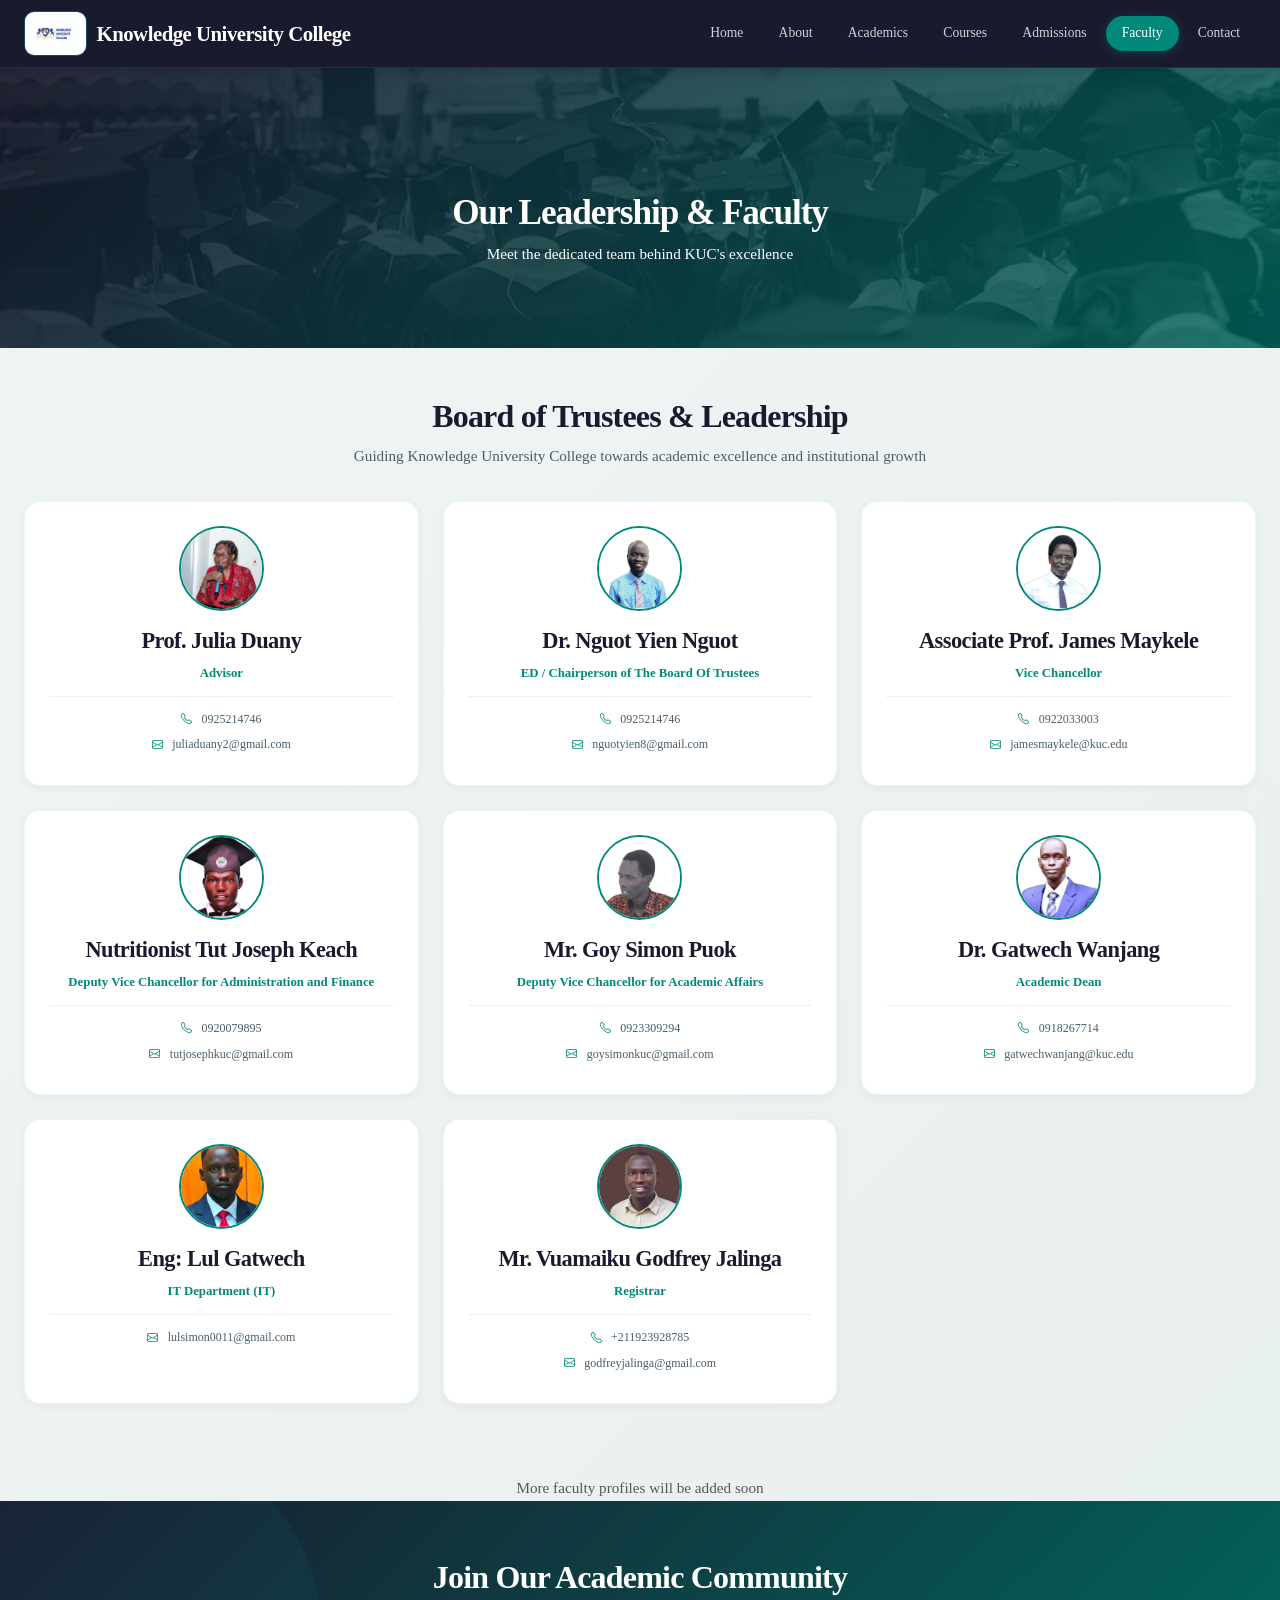
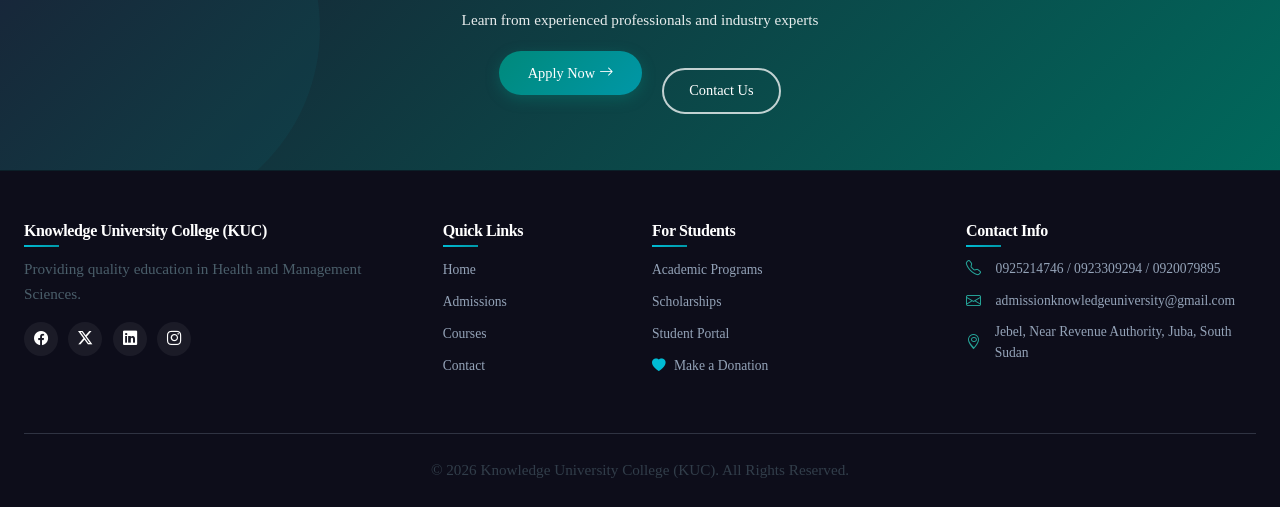
<file: kist/faculty.html>
<!DOCTYPE html>
<html lang="en">
<head>
  <meta charset="UTF-8">
  <meta name="viewport" content="width=device-width, initial-scale=1.0, viewport-fit=cover">
  <title>Faculty – Knowledge University College (KUC)</title>
  <!-- Google Fonts + Bootstrap + Icons + AOS -->
  <link href="https://fonts.googleapis.com/css2?family=Inter:opsz,wght@14..32,300;14..32,400;14..32,500;14..32,600;14..32,700;14..32,800&display=swap" rel="stylesheet">
  <link href="https://cdn.jsdelivr.net/npm/bootstrap@5.3.1/dist/css/bootstrap.min.css" rel="stylesheet">
  <link rel="stylesheet" href="https://cdn.jsdelivr.net/npm/bootstrap-icons@1.11.3/font/bootstrap-icons.min.css">
  <link href="https://unpkg.com/aos@2.3.1/dist/aos.css" rel="stylesheet">
  <link rel="stylesheet" href="css/style.css">
</head>
<body>

<!-- ========== HEADER ========== -->
<header class="site-header">
  <div class="container">
    <div class="header-inner">
      <div class="logo-area">
        <img src="images/logo.jpeg" alt="KUC Logo" class="logo-img" onerror="this.src='https://placehold.co/70x70?text=KUC'">
        <span class="logo-text"> Knowledge University College</span>
      </div>
      <nav class="main-nav">
        <a href="index.html" class="nav-link">Home</a>
        <a href="about.html" class="nav-link">About</a>
        <a href="academic.html" class="nav-link">Academics</a>
        <a href="courses.html" class="nav-link">Courses</a>
        <a href="admissions.html" class="nav-link">Admissions</a>
        <a href="faculty.html" class="nav-link active">Faculty</a>
        <a href="contact.html" class="nav-link">Contact</a>
      </nav>
      <button class="mobile-toggle" id="mobileToggle" aria-label="Menu"><i class="bi bi-list"></i></button>
    </div>
  </div>
</header>

<!-- ========== PAGE TITLE WITH BACKGROUND IMAGE ========== -->
<section class="page-title-section" style="background: linear-gradient(rgba(0, 0, 0, 0.55), rgba(0, 0, 0, 0.55)), url('images/back9.jpg'); background-size: cover; background-position: center;">
  <div class="container text-center" data-aos="fade-up">
    <h1>Our Leadership & Faculty</h1>
    <p class="lead">Meet the dedicated team behind KUC's excellence</p>
  </div>
</section>

<!-- ========== BOARD OF TRUSTEES / LEADERSHIP SECTION ========== -->
<section class="leadership-section py-5">
  <div class="container">
    <div class="section-head text-center mb-5" data-aos="fade-up">
      <h2>Board of Trustees & Leadership</h2>
      <p class="section-subtitle">Guiding Knowledge University College towards academic excellence and institutional growth</p>
    </div>
    <div class="row g-4">
      <!-- Prof. Julia Duany - TOP (NEW) -->
      <div class="col-md-6 col-lg-4" data-aos="fade-up">
        <div class="faculty-card-full">
          <div class="faculty-avatar">
            <img src="images/julia.jpeg" alt="Prof. Julia Duany" class="faculty-photo" onerror="this.src='https://placehold.co/100x100?text=Prof.+Julia'">
          </div>
          <h3>Prof. Julia Duany</h3>
          <p class="faculty-title">Advisor</p>
          <div class="faculty-contact">
            <p><i class="bi bi-telephone"></i> <a href="tel:0925214746">0925214746</a></p>
            <p><i class="bi bi-envelope"></i> <a href="mailto:juliaduany2@gmail.com">juliaduany2@gmail.com</a></p>
          </div>
        </div>
      </div>

      <!-- Dr. Nguot Yien Nguot -->
      <div class="col-md-6 col-lg-4" data-aos="fade-up" data-aos-delay="100">
        <div class="faculty-card-full">
          <div class="faculty-avatar">
            <img src="images/mart.jpeg" alt="Dr. Nguot Yien Nguot" class="faculty-photo" onerror="this.src='https://placehold.co/100x100?text=Dr.+Nguot'">
          </div>
          <h3>Dr. Nguot Yien Nguot</h3>
          <p class="faculty-title">ED / Chairperson of The Board Of Trustees</p>
          <div class="faculty-contact">
            <p><i class="bi bi-telephone"></i> <a href="tel:0925214746">0925214746</a></p>
            <p><i class="bi bi-envelope"></i> <a href="mailto:nguotyien8@gmail.com">nguotyien8@gmail.com</a></p>
          </div>
        </div>
      </div>

      <!-- Associate Prof. James Maykele -->
      <div class="col-md-6 col-lg-4" data-aos="fade-up" data-aos-delay="150">
        <div class="faculty-card-full">
          <div class="faculty-avatar">
            <img src="images/jam.jpeg" alt="Prof. James Maykele" class="faculty-photo" onerror="this.src='https://placehold.co/100x100?text=Prof.+James'">
          </div>
          <h3>Associate Prof. James Maykele</h3>
          <p class="faculty-title">Vice Chancellor</p>
          <div class="faculty-contact">
            <p><i class="bi bi-telephone"></i> <a href="tel:0922033003">0922033003</a></p>
            <p><i class="bi bi-envelope"></i> <a href="mailto:jamesmaykele@kuc.edu">jamesmaykele@kuc.edu</a></p>
          </div>
        </div>
      </div>

      <!-- Nutritionist Tut Joseph Keach -->
      <div class="col-md-6 col-lg-4" data-aos="fade-up" data-aos-delay="200">
        <div class="faculty-card-full">
          <div class="faculty-avatar">
            <img src="images/tut.jpeg" alt="Tut Joseph Keach" class="faculty-photo" onerror="this.src='https://placehold.co/100x100?text=Tut+Joseph'">
          </div>
          <h3>Nutritionist Tut Joseph Keach</h3>
          <p class="faculty-title">Deputy Vice Chancellor for Administration and Finance</p>
          <div class="faculty-contact">
            <p><i class="bi bi-telephone"></i> <a href="tel:0920079895">0920079895</a></p>
            <p><i class="bi bi-envelope"></i> <a href="mailto:tutjosephkuc@gmail.com">tutjosephkuc@gmail.com</a></p>
          </div>
        </div>
      </div>

      <!-- Mr. Goy Simon Puok -->
      <div class="col-md-6 col-lg-4" data-aos="fade-up" data-aos-delay="250">
        <div class="faculty-card-full">
          <div class="faculty-avatar">
            <img src="images/goy.jpeg" alt="Goy Simon Puok" class="faculty-photo" onerror="this.src='https://placehold.co/100x100?text=Goy+Simon'">
          </div>
          <h3>Mr. Goy Simon Puok</h3>
          <p class="faculty-title">Deputy Vice Chancellor for Academic Affairs</p>
          <div class="faculty-contact">
            <p><i class="bi bi-telephone"></i> <a href="tel:0923309294">0923309294</a></p>
            <p><i class="bi bi-envelope"></i> <a href="mailto:goysimon@kuc.edu">goysimonkuc@gmail.com</a></p>
          </div>
        </div>
      </div>

      <!-- Dr. Gatwech Wanjang -->
      <div class="col-md-6 col-lg-4" data-aos="fade-up" data-aos-delay="300">
        <div class="faculty-card-full">
          <div class="faculty-avatar">
            <img src="images/gatwech.jpeg" alt="Dr. Gatwech Wanjang" class="faculty-photo" onerror="this.src='https://placehold.co/100x100?text=Dr.+Gatwech'">
          </div>
          <h3>Dr. Gatwech Wanjang</h3>
          <p class="faculty-title">Academic Dean</p>
          <div class="faculty-contact">
            <p><i class="bi bi-telephone"></i> <a href="tel:0918267714">0918267714</a></p>
            <p><i class="bi bi-envelope"></i> <a href="mailto:gatwechwanjang@kuc.edu">gatwechwanjang@kuc.edu</a></p>
          </div>
        </div>
      </div>

      <!-- Lul - IT Department -->
      <div class="col-md-6 col-lg-4" data-aos="fade-up" data-aos-delay="350">
        <div class="faculty-card-full">
          <div class="faculty-avatar">
            <img src="images/uzi.jpeg" alt="Lul" class="faculty-photo" onerror="this.src='https://placehold.co/100x100?text=Lul'">
          </div>
          <h3>Eng: Lul Gatwech</h3>
          <p class="faculty-title">IT Department (IT)</p>
          <div class="faculty-contact">
            <p><i class="bi bi-envelope"></i> <a href="mailto:lulsimon0011@gmail.com">lulsimon0011@gmail.com</a></p>
          </div>
        </div>
      </div>

      <!-- ===== NEW FACULTY MEMBER ADDED ===== -->
      <!-- Mr. Vuamaiku Godfrey Jalinga -->
      <div class="col-md-6 col-lg-4" data-aos="fade-up" data-aos-delay="400">
        <div class="faculty-card-full">
          <div class="faculty-avatar">
            <img src="images/vuamaiku.jpeg" alt="Mr. Vuamaiku Godfrey Jalinga" class="faculty-photo" onerror="this.src='https://placehold.co/100x100?text=Vuamaiku+Godfrey'">
          </div>
          <h3>Mr. Vuamaiku Godfrey Jalinga</h3>
          <p class="faculty-title">Registrar</p>
          <div class="faculty-contact">
            <p><i class="bi bi-telephone"></i> <a href="tel:0923928785">+211923928785</a></p>
            <p><i class="bi bi-envelope"></i> <a href="mailto:godfreyjalinga@kuc.edu">godfreyjalinga@gmail.com</a></p>
          </div>
        </div>
      </div>
      <!-- ===== END NEW FACULTY MEMBER ===== -->

    </div>
  </div>
</section>

    <div class="text-center mt-4" data-aos="fade-up">
      <p class="text-muted">More faculty profiles will be added soon</p>
    </div>
  </div>
</section>

<!-- ========== CTA SECTION ========== -->
<section class="cta-banner">
  <div class="container text-center">
    <h2>Join Our Academic Community</h2>
    <p class="lead">Learn from experienced professionals and industry experts</p>
    <a href="admissions.html" class="btn-gold btn-lg me-3">Apply Now <i class="bi bi-arrow-right"></i></a>
    <a href="contact.html" class="btn-outline-light-custom">Contact Us</a>
  </div>
</section>

<!-- ========== FOOTER ========== -->
<footer>
  <div class="container">
    <div class="row">
      <div class="col-lg-4 mb-4">
        <h5>Knowledge University College (KUC)</h5>
        <p>Providing quality education in Health and Management Sciences.</p>
        <div class="social-icons">
          <a href="https://www.facebook.com/nextstep211" target="_blank"><i class="bi bi-facebook"></i></a>
          <a href="#"><i class="bi bi-twitter-x"></i></a>
          <a href="#"><i class="bi bi-linkedin"></i></a>
          <a href="#"><i class="bi bi-instagram"></i></a>
        </div>
      </div>
      <div class="col-lg-2 col-md-6 mb-4">
        <h5>Quick Links</h5>
        <ul>
          <li><a href="index.html">Home</a></li>
          <li><a href="admissions.html">Admissions</a></li>
          <li><a href="courses.html">Courses</a></li>
          <li><a href="contact.html">Contact</a></li>
        </ul>
      </div>
      <div class="col-lg-3 col-md-6 mb-4">
        <h5>For Students</h5>
        <ul>
          <li><a href="academic.html">Academic Programs</a></li>
          <li><a href="#">Scholarships</a></li>
          <li><a href="#">Student Portal</a></li>
          <li><a href="mailto:partnerkuc@gmail.com?subject=Donation%20Inquiry" class="donation-link"><i class="bi bi-heart-fill text-gold me-2"></i>Make a Donation</a></li>
        </ul>
      </div>
      <div class="col-lg-3 mb-4">
        <h5>Contact Info</h5>
        <ul class="contact-list">
          <li><i class="bi bi-telephone"></i> 0925214746 / 0923309294 / 0920079895</li>
          <li><i class="bi bi-envelope"></i> admissionknowledgeuniversity@gmail.com</li>
          <li><i class="bi bi-geo-alt"></i> Jebel, Near Revenue Authority, Juba, South Sudan</li>
        </ul>
      </div>
    </div>
    <hr>
    <div class="copyright">
      <p>© 2026 Knowledge University College (KUC). All Rights Reserved.</p>
    </div>
  </div>
</footer>

<script src="https://cdn.jsdelivr.net/npm/bootstrap@5.3.1/dist/js/bootstrap.bundle.min.js"></script>
<script src="https://unpkg.com/aos@2.3.1/dist/aos.js"></script>
<script src="js/script.js"></script>
<script> AOS.init({ duration: 800, once: true }); </script>
</body>
</html>
</file>
<file: kist/css/style.css>
/* ========================================
   KIST UNIVERSITY - CHARCOAL + TEAL + WHITE
   Modern, Tech-Forward, Professional
   Base: your original code — colours & font updated only
   ======================================== */

/* ---------- CSS VARIABLES / ROOT ---------- */
:root {
    --primary-dark:     #1A1A2E;
    --primary-deep:     #16213E;
    --primary-mid:      #00897B;
    --primary-light:    #26A69A;
    --accent-gold:      #00BCD4;
    --accent-gold-dark: #0097A7;
    --accent-gold-light:#E0F7FA;
    --accent-gold-gradient: linear-gradient(135deg, #00BCD4, #0097A7);
    --gray-light:       #F8FAFA;
    --gray-mid:         #EEF4F4;
    --gray-dark:        #546E7A;
    --text-dark:        #1A1A2E;
    --text-muted:       #4A5E6A;
    --white:            #ffffff;
    --black:            #0D0D1A;
    --shadow-sm:  0 2px 8px rgba(0, 0, 0, 0.05);
    --shadow-md:  0 8px 20px rgba(0, 0, 0, 0.08);
    --shadow-lg:  0 15px 35px rgba(0, 0, 0, 0.10);
    --shadow-xl:  0 25px 45px rgba(0, 0, 0, 0.12);
    --border-radius:    1rem;
    --border-radius-sm: 0.75rem;
    --border-radius-lg: 1.5rem;
    --transition: all 0.3s cubic-bezier(0.4, 0, 0.2, 1);
}

* {
    margin: 0;
    padding: 0;
    box-sizing: border-box;
}

body {
    font-family: 'Times New Roman', Times, Georgia, serif;
    color: var(--text-dark);
    line-height: 1.5;
    background: linear-gradient(135deg, #f0f4f4 0%, #e8efef 100%);
    overflow-x: hidden;
    scroll-behavior: smooth;
    -webkit-font-smoothing: antialiased;
    -moz-osx-font-smoothing: grayscale;
}

/* ---------- TYPOGRAPHY ---------- */
h1, h2, h3, h4, h5, h6 {
    font-family: 'Times New Roman', Times, Georgia, serif;
    font-weight: 600;
    line-height: 1.25;
    letter-spacing: -0.025em;
    color: var(--primary-dark);
}

h1 { font-size: 2.8rem; letter-spacing: -0.03em; }
h2 { font-size: 2rem; margin-bottom: 0.75rem; position: relative; }
h3 { font-size: 1.4rem; }
h4 { font-size: 1.15rem; }
h5 { font-size: 1rem; }
h6 { font-size: 0.9rem; }

p {
    font-family: 'Times New Roman', Times, Georgia, serif;
    font-size: 0.95rem;
    line-height: 1.6;
    color: var(--text-muted);
    margin-bottom: 0;
}

.section-title {
    font-size: 1.8rem;
    margin-bottom: 0.75rem;
    position: relative;
    display: inline-block;
    color: var(--primary-dark);
}

.section-title:after {
    content: '';
    position: absolute;
    bottom: -10px;
    left: 50%;
    transform: translateX(-50%);
    width: 50px;
    height: 2px;
    background: var(--accent-gold-gradient);
    border-radius: 2px;
}

.section-subtitle {
    color: var(--text-muted);
    font-size: 0.95rem;
    max-width: 700px;
    margin: 0 auto;
}

.section-head {
    text-align: center;
    margin-bottom: 2.5rem;
}

.section-head h2 {
    margin-bottom: 0.5rem;
    color: var(--primary-dark);
}

.highlight {
    background: var(--accent-gold-gradient);
    -webkit-background-clip: text;
    background-clip: text;
    color: transparent;
}

.text-gold { color: var(--accent-gold) !important; }

.bg-soft-light { background-color: var(--gray-light); }

.lead {
    font-family: 'Times New Roman', Times, Georgia, serif;
    font-size: 1rem;
    font-weight: 400;
    line-height: 1.5;
    color: var(--text-muted);
}

/* ---------- CONTAINER ---------- */
.container {
    max-width: 1280px;
    width: 100%;
    margin-left: auto;
    margin-right: auto;
    padding-left: 1.5rem;
    padding-right: 1.5rem;
}

/* ---------- ROW & GRID ---------- */
.row {
    display: flex;
    flex-wrap: wrap;
    margin-left: -0.75rem;
    margin-right: -0.75rem;
}

.row > [class*="col-"] {
    padding-left: 0.75rem;
    padding-right: 0.75rem;
}

/* ---------- HEADER & NAVIGATION ---------- */
.site-header {
    background-color: var(--primary-dark);
    padding: 0.7rem 0;
    position: sticky;
    top: 0;
    z-index: 1030;
    box-shadow: 0 2px 16px rgba(0,0,0,0.18);
    backdrop-filter: blur(10px);
    border-bottom: 1px solid rgba(0, 137, 123, 0.25);
}

.header-inner {
    display: flex;
    justify-content: space-between;
    align-items: center;
    flex-wrap: wrap;
}

.logo-area {
    display: flex;
    align-items: center;
    gap: 0.6rem;
}

.logo-img {
    height: 45px;
    width: auto;
    border-radius: 10px;
    object-fit: cover;
    box-shadow: var(--shadow-sm);
    border: 1px solid rgba(0, 188, 212, 0.3);
}

.logo-text {
    font-family: 'Times New Roman', Times, Georgia, serif;
    font-size: 1.3rem;
    font-weight: 700;
    letter-spacing: -0.5px;
    color: #ffffff;
}

.main-nav {
    display: flex;
    gap: 0.2rem;
    flex-wrap: wrap;
}

.main-nav .nav-link {
    font-family: 'Times New Roman', Times, Georgia, serif;
    color: rgba(255,255,255,0.80);
    text-decoration: none;
    padding: 0.45rem 1rem;
    font-weight: 500;
    border-radius: 50px;
    transition: var(--transition);
    font-size: 0.85rem;
}

.main-nav .nav-link:hover,
.main-nav .nav-link.active {
    background: var(--primary-mid);
    color: var(--white);
    box-shadow: 0 2px 10px rgba(0,137,123,0.35);
}

.mobile-toggle {
    display: none;
    background: none;
    border: none;
    color: var(--white);
    font-size: 1.6rem;
    cursor: pointer;
}

@media (max-width: 992px) {
    .main-nav {
        display: none;
        width: 100%;
        flex-direction: column;
        align-items: center;
        margin-top: 1rem;
        background: var(--primary-deep);
        padding: 0.8rem;
        border-radius: var(--border-radius-sm);
        box-shadow: var(--shadow-md);
    }
    .main-nav.show { display: flex; }
    .mobile-toggle { display: block; }
    .header-inner { flex-wrap: wrap; }
}

/* ---------- BUTTONS ---------- */
.btn-gold {
    font-family: 'Times New Roman', Times, Georgia, serif;
    background: linear-gradient(135deg, var(--primary-mid), var(--accent-gold-dark));
    color: var(--white);
    font-weight: 500;
    padding: 0.7rem 1.8rem;
    border-radius: 50px;
    text-decoration: none;
    display: inline-block;
    transition: var(--transition);
    border: none;
    font-size: 0.9rem;
    box-shadow: 0 4px 14px rgba(0,137,123,0.35);
    position: relative;
    overflow: hidden;
    cursor: pointer;
}

.btn-gold:hover {
    transform: translateY(-2px);
    box-shadow: 0 6px 20px rgba(0,137,123,0.45);
    color: var(--white);
}

.btn-outline-light-custom {
    font-family: 'Times New Roman', Times, Georgia, serif;
    background: transparent;
    border: 2px solid rgba(255,255,255,0.75);
    color: var(--white);
    padding: 0.65rem 1.6rem;
    border-radius: 50px;
    font-weight: 500;
    font-size: 0.9rem;
    text-decoration: none;
    transition: var(--transition);
    display: inline-block;
}

.btn-outline-light-custom:hover {
    background: var(--white);
    color: var(--primary-dark);
    transform: translateY(-2px);
}

.btn-outline-primary-custom {
    font-family: 'Times New Roman', Times, Georgia, serif;
    border: 2px solid var(--primary-mid);
    color: var(--primary-mid);
    padding: 0.5rem 1.3rem;
    border-radius: 50px;
    text-decoration: none;
    font-weight: 500;
    font-size: 0.85rem;
    transition: var(--transition);
    display: inline-block;
    background: transparent;
    cursor: pointer;
}

.btn-outline-primary-custom:hover {
    background: var(--primary-mid);
    color: var(--white);
    transform: translateY(-2px);
}

.btn-sm {
    padding: 0.35rem 1rem;
    font-size: 0.8rem;
}

/* ---------- HERO SECTION ---------- */
.hero-section {
    position: relative;
    min-height: 80vh;
    display: flex;
    align-items: center;
    text-align: center;
    color: var(--white);
    overflow: hidden;
}

.hero-slider {
    position: absolute;
    top: 0; left: 0;
    width: 100%; height: 100%;
    z-index: 0;
}

.hero-slider .slide {
    position: absolute;
    top: 0; left: 0;
    width: 100%; height: 100%;
    background-size: cover;
    background-position: center;
    opacity: 0;
    transition: opacity 1s ease-in-out;
    z-index: 0;
}

.hero-slider .slide.active { opacity: 1; }

.hero-overlay {
    position: absolute;
    top: 0; left: 0;
    width: 100%; height: 100%;
    background: linear-gradient(135deg, rgba(26,26,46,0.82), rgba(0,137,123,0.55));
    z-index: 1;
}

.hero-section .container { position: relative; z-index: 2; }

.hero-content {
    max-width: 800px;
    margin: 0 auto;
    padding: 2rem 0;
}

.hero-section h1 {
    font-size: 2.8rem;
    margin-bottom: 1rem;
    text-shadow: 2px 2px 6px rgba(0,0,0,0.3);
    color: #ffffff !important;
}

.hero-section h1 .highlight {
    background: var(--accent-gold-gradient);
    -webkit-background-clip: text;
    background-clip: text;
    color: transparent;
    text-shadow: none;
}

.hero-subheadline {
    font-size: 1rem;
    margin-bottom: 1.8rem;
    opacity: 0.95;
    color: #ffffff !important;
}

.slider-dots {
    position: absolute;
    bottom: 25px;
    left: 50%;
    transform: translateX(-50%);
    display: flex;
    gap: 10px;
    z-index: 10;
}

.slider-dots .dot {
    width: 8px; height: 8px;
    background-color: rgba(255,255,255,0.45);
    border-radius: 50%;
    cursor: pointer;
    transition: all 0.3s ease;
}

.slider-dots .dot.active {
    background-color: var(--primary-mid);
    width: 25px;
    border-radius: 10px;
}

.slider-dots .dot:hover { background-color: var(--primary-mid); }

/* ---------- PAGE TITLE SECTION ---------- */
.page-title-section {
    padding: 100px 0 60px;
    background-size: cover;
    background-position: center;
    background-repeat: no-repeat;
    color: white;
    text-align: center;
    min-height: 280px;
    display: flex;
    align-items: center;
    width: 100%;
    position: relative;
}

.page-title-section::before {
    content: '';
    position: absolute;
    top: 0; left: 0;
    width: 100%; height: 100%;
    background: linear-gradient(135deg, rgba(26,26,46,0.80), rgba(0,137,123,0.60));
    z-index: 0;
}

.page-title-section .container { position: relative; z-index: 1; }
.page-title-section h1  { color: #ffffff !important; font-size: 2.2rem; }
.page-title-section .lead { color: #ffffff !important; font-size: 0.95rem; }

/* ---------- QUICK INFO SECTION ---------- */
.info-card {
    background: var(--white);
    padding: 1.2rem;
    border-radius: var(--border-radius);
    box-shadow: var(--shadow-sm);
    transition: var(--transition);
    border: 1px solid rgba(0,137,123,0.10);
    height: 100%;
}

.info-card:hover {
    transform: translateY(-3px);
    box-shadow: var(--shadow-lg);
    border-color: var(--primary-mid);
}

.info-card i { color: var(--primary-mid); margin-bottom: 0.6rem; font-size: 1.5rem; display: block; }
.info-card h5 { color: var(--primary-dark); font-size: 0.95rem; margin-bottom: 0.3rem; }
.info-card p  { color: var(--text-muted); font-size: 0.85rem; margin-bottom: 0; }

/* ---------- NEWS SECTION ---------- */
.news-card-highlight {
    background: linear-gradient(135deg, #1A1A2E, #16213E);
    color: var(--white);
    padding: 2rem;
    border-radius: var(--border-radius-lg);
    text-align: center;
    box-shadow: var(--shadow-lg);
    position: relative;
    overflow: hidden;
    border: 1px solid rgba(0,188,212,0.15);
}

.news-card-highlight:before {
    content: '';
    position: absolute;
    top: -50%; right: -50%;
    width: 200%; height: 200%;
    background: radial-gradient(circle, rgba(0,188,212,0.06) 0%, transparent 70%);
    pointer-events: none;
}

.news-badge {
    background: var(--accent-gold-gradient);
    color: var(--white);
    display: inline-block;
    padding: 0.2rem 0.8rem;
    border-radius: 50px;
    font-size: 0.7rem;
    font-weight: 600;
    margin-bottom: 0.8rem;
}

.news-card-highlight h3 { font-size: 1.3rem; margin-bottom: 0.8rem; color: var(--white); }
.news-card-highlight p  { font-size: 0.9rem; color: rgba(255,255,255,0.85); margin-bottom: 1rem; }

/* ---------- PROGRAM CATEGORY CARDS ---------- */
.program-category-card {
    padding: 2rem;
    border-radius: var(--border-radius-lg);
    text-align: center;
    color: var(--white);
    transition: var(--transition);
    position: relative;
    overflow: hidden;
    height: 100%;
}

.program-category-card:before {
    content: '';
    position: absolute;
    top: 0; left: 0;
    width: 100%; height: 100%;
    background: linear-gradient(135deg, rgba(255,255,255,0.06), transparent);
    pointer-events: none;
}

.program-category-card.health-bg {
    background: linear-gradient(135deg, #00897B, #00695C);
}

.program-category-card.management-bg {
    background: linear-gradient(135deg, #1A1A2E, #0D3B4F);
}

.program-category-card:hover {
    transform: translateY(-4px);
    box-shadow: var(--shadow-xl);
}

.program-category-card i  { font-size: 2.5rem; margin-bottom: 0.8rem; color: #80DEEA; display: block; }
.program-category-card h3 { font-size: 1.3rem; margin-bottom: 0.5rem; color: var(--white); }
.program-category-card p  { font-size: 0.85rem; color: rgba(255,255,255,0.85); margin-bottom: 1rem; }

/* ---------- FEATURE CARDS ---------- */
.feature-card-small {
    background: var(--white);
    padding: 1.3rem;
    border-radius: var(--border-radius);
    text-align: center;
    box-shadow: var(--shadow-sm);
    transition: var(--transition);
    border: 1px solid rgba(0,137,123,0.08);
    height: 100%;
}

.feature-card-small i     { font-size: 1.8rem; color: var(--primary-mid); margin-bottom: 0.6rem; display: block; }
.feature-card-small h5    { color: var(--primary-dark); font-size: 0.95rem; margin-bottom: 0.3rem; }
.feature-card-small p     { color: var(--text-muted); font-size: 0.8rem; margin-bottom: 0; }
.feature-card-small:hover { transform: translateY(-3px); box-shadow: var(--shadow-lg); border-color: var(--primary-mid); }

/* ---------- CTA BANNER ---------- */
.cta-banner {
    background: linear-gradient(135deg, #1A1A2E, #00695C);
    color: var(--white);
    padding: 3.5rem 0;
    text-align: center;
    position: relative;
    overflow: hidden;
}

.cta-banner:before {
    content: '';
    position: absolute;
    top: 0; left: 0;
    width: 100%; height: 100%;
    background: url('data:image/svg+xml,<svg xmlns="http://www.w3.org/2000/svg" viewBox="0 0 1000 1000" fill="none"><circle cx="100" cy="100" r="150" fill="rgba(0,188,212,0.05)"/><circle cx="800" cy="800" r="200" fill="rgba(0,188,212,0.05)"/></svg>');
    background-size: cover;
    pointer-events: none;
}

.cta-banner h2   { font-size: 2rem; margin-bottom: 0.8rem; color: var(--white); }
.cta-banner .lead{ font-size: 0.95rem; color: rgba(255,255,255,0.9); margin-bottom: 1.2rem; }

/* ---------- FOOTER ---------- */
footer {
    background-color: #0D0D1A;
    color: #94a3b8;
    padding: 3rem 0 1.5rem;
    border-top: 1px solid rgba(0,137,123,0.15);
}

footer h5 {
    color: var(--white);
    margin-bottom: 1rem;
    font-size: 1rem;
    position: relative;
    display: inline-block;
}

footer h5:after {
    content: '';
    position: absolute;
    bottom: -6px; left: 0;
    width: 35px; height: 2px;
    background: var(--accent-gold-gradient);
}

footer ul { list-style: none; padding: 0; margin: 0; }
footer ul li { margin-bottom: 0.5rem; }
footer ul li a {
    color: #94a3b8;
    text-decoration: none;
    transition: var(--transition);
    font-size: 0.85rem;
}

footer ul li a:hover { color: var(--primary-light); padding-left: 4px; }

.social-icons { margin-top: 1rem; }
.social-icons a {
    display: inline-flex;
    align-items: center;
    justify-content: center;
    width: 34px; height: 34px;
    background: rgba(255,255,255,0.06);
    border-radius: 50%;
    margin-right: 0.4rem;
    color: var(--white);
    transition: var(--transition);
    font-size: 0.9rem;
    text-decoration: none;
}

.social-icons a:hover {
    background: var(--accent-gold-gradient);
    transform: translateY(-2px);
    color: var(--white);
}

.contact-list { list-style: none; padding: 0; margin: 0; }
.contact-list li {
    display: flex;
    align-items: center;
    gap: 0.6rem;
    margin-bottom: 0.6rem;
    color: #94a3b8;
    font-size: 0.85rem;
}
.contact-list i { color: var(--primary-light); font-size: 0.95rem; width: 20px; }

hr { background-color: rgba(255,255,255,0.06); margin: 1.5rem 0; }
.copyright { text-align: center; font-size: 0.75rem; opacity: 0.6; color: #94a3b8; }

/* ---------- ALL CARDS - FIXED ALIGNMENT ---------- */
.mission-box, .accreditation-card, .location-card,
.structure-card, .mode-card, .faculty-overview-card,
.course-detailed-card, .cert-simple-card, .requirements-card,
.apply-step-card, .info-card-blue, .fee-card, .date-card,
.contact-card, .partner-card, .gallery-card, .faculty-card-full,
.faculty-placeholder-card {
    background: var(--white);
    border-radius: var(--border-radius);
    transition: var(--transition);
    height: 100%;
}

.mission-box {
    background: linear-gradient(135deg, #f0f8f7, #e8f4f3);
    padding: 2rem; text-align: center;
    box-shadow: var(--shadow-md);
    border: 1px solid rgba(0,137,123,0.12);
}

.accreditation-card { padding: 2rem; text-align: center; box-shadow: var(--shadow-lg); border: 1px solid rgba(0,137,123,0.10); }
.location-card      { padding: 1.5rem; text-align: center; box-shadow: var(--shadow-sm); border: 1px solid rgba(0,137,123,0.08); }
.structure-card, .mode-card { padding: 1.5rem; text-align: center; box-shadow: var(--shadow-sm); border: 1px solid rgba(0,137,123,0.08); }
.faculty-overview-card { padding: 1.5rem; box-shadow: var(--shadow-sm); border: 1px solid rgba(0,137,123,0.08); }
.course-detailed-card  { padding: 1.3rem; text-align: center; box-shadow: var(--shadow-sm); border: 1px solid rgba(0,137,123,0.08); }
.cert-simple-card  { padding: 1.2rem; text-align: center; box-shadow: var(--shadow-sm); border: 1px solid rgba(0,137,123,0.08); }
.requirements-card { padding: 1.5rem; box-shadow: var(--shadow-sm); border: 1px solid rgba(0,137,123,0.08); }
.apply-step-card   { padding: 1.5rem; text-align: center; position: relative; box-shadow: var(--shadow-sm); border: 1px solid rgba(0,137,123,0.08); }
.info-card-blue    { background: var(--gray-light); padding: 1.5rem; text-align: center; border: 1px solid rgba(0,137,123,0.08); }
.fee-card          { padding: 1.5rem; text-align: center; box-shadow: var(--shadow-sm); border: 1px solid rgba(0,137,123,0.08); }
.date-card         { padding: 1.2rem; text-align: center; box-shadow: var(--shadow-sm); border: 1px solid rgba(0,137,123,0.08); }
.contact-card      { padding: 1.5rem; text-align: center; box-shadow: var(--shadow-sm); border: 1px solid rgba(0,137,123,0.08); }
.partner-card      { padding: 1.5rem; text-align: center; box-shadow: var(--shadow-sm); border: 1px solid rgba(0,137,123,0.08); }
.faculty-card-full { padding: 1.5rem; text-align: center; box-shadow: var(--shadow-sm); border: 1px solid rgba(0,137,123,0.08); }
.faculty-placeholder-card { padding: 1.5rem; text-align: center; box-shadow: var(--shadow-sm); border: 1px solid rgba(0,137,123,0.08); }

/* Hover Effects */
.mission-box:hover, .accreditation-card:hover, .location-card:hover,
.structure-card:hover, .mode-card:hover, .faculty-overview-card:hover,
.course-detailed-card:hover, .cert-simple-card:hover, .requirements-card:hover,
.apply-step-card:hover, .info-card-blue:hover, .fee-card:hover, .date-card:hover,
.contact-card:hover, .partner-card:hover, .gallery-card:hover,
.faculty-card-full:hover, .faculty-placeholder-card:hover {
    transform: translateY(-3px);
    box-shadow: var(--shadow-lg);
    border-color: var(--primary-mid);
}

/* ---------- SPECIFIC CARD STYLES ---------- */
.mission-box h3, .accreditation-card h3, .info-card-blue h3 {
    font-size: 1.3rem; margin-top: 0.5rem; margin-bottom: 0.5rem;
}

.mission-box p, .accreditation-card p, .info-card-blue p { font-size: 0.9rem; }

.location-card h4, .structure-card h3, .mode-card h3,
.faculty-overview-card h3, .course-detailed-card h3,
.apply-step-card h4, .fee-card h3, .date-card h4,
.contact-card h3, .partner-card h4, .faculty-card-full h3,
.faculty-placeholder-card h4 {
    margin-top: 0.5rem; margin-bottom: 0.5rem;
}

.duration { font-size: 1rem; font-weight: 600; color: var(--primary-mid); }

.course-icon i { font-size: 1.8rem; color: var(--primary-mid); }

.course-info {
    display: flex;
    justify-content: center;
    gap: 0.8rem;
    margin: 0.8rem 0;
    font-size: 0.75rem;
    color: var(--text-muted);
    flex-wrap: wrap;
}

.step-number {
    position: absolute;
    top: -12px; left: 15px;
    background: linear-gradient(135deg, var(--primary-mid), var(--accent-gold-dark));
    color: var(--white);
    width: 30px; height: 30px;
    border-radius: 50%;
    display: flex; align-items: center; justify-content: center;
    font-weight: bold; font-size: 1rem;
}

.fee-card.health-fee    { border-top: 3px solid var(--primary-mid); }
.fee-card.management-fee{ border-top: 3px solid var(--accent-gold); }

.fee-amount { font-size: 1.6rem; font-weight: 700; color: var(--primary-dark); margin: 0.8rem 0; }

/* ---------- FORMS ---------- */
.form-container {
    background: var(--white);
    padding: 1.8rem;
    border-radius: var(--border-radius-lg);
    box-shadow: var(--shadow-lg);
    border: 1px solid rgba(0,137,123,0.10);
    height: 100%;
}

.form-container h3 { color: var(--primary-dark); font-size: 1.3rem; margin-bottom: 1rem; }
.form-container label { color: var(--text-muted); font-size: 0.85rem; margin-bottom: 0.3rem; }

.form-container .form-control,
.form-container .form-select {
    background-color: var(--white);
    border: 1px solid rgba(0,137,123,0.20);
    color: var(--text-dark);
    font-size: 0.85rem;
    padding: 0.6rem 0.8rem;
    border-radius: 8px;
    width: 100%;
    font-family: 'Times New Roman', Times, Georgia, serif;
}

.form-container .form-control:focus,
.form-container .form-select:focus {
    border-color: var(--primary-mid);
    box-shadow: 0 0 0 0.15rem rgba(0,137,123,0.20);
    outline: none;
}

.map-container {
    background: var(--white);
    padding: 1.8rem;
    border-radius: var(--border-radius-lg);
    box-shadow: var(--shadow-lg);
    border: 1px solid rgba(0,137,123,0.10);
    height: 100%;
}

.map-container h3 { color: var(--primary-dark); font-size: 1.3rem; margin-bottom: 1rem; }

/* ---------- GALLERY ---------- */
.gallery-card { overflow: hidden; }

.gallery-image-placeholder {
    background: linear-gradient(135deg, rgba(0,137,123,0.05), var(--white));
    padding: 1.5rem;
    text-align: center;
    min-height: 120px;
    display: flex;
    align-items: center;
    justify-content: center;
}

.gallery-caption { padding: 1rem; text-align: center; }
.gallery-caption h5 { font-size: 0.95rem; margin-bottom: 0.3rem; color: var(--primary-dark); font-weight: 600; }
.gallery-caption p  { font-size: 0.75rem; color: var(--text-muted); margin: 0; }

.gallery-closing {
    background: linear-gradient(135deg, #1A1A2E, #00695C);
    color: var(--white);
    padding: 1.5rem;
    border-radius: var(--border-radius-lg);
    text-align: center;
}

.gallery-closing p { margin: 0; font-size: 0.9rem; color: var(--white); }

.gallery-img { width: 100%; height: 200px; object-fit: cover; transition: transform 0.3s ease; }
.gallery-card:hover .gallery-img { transform: scale(1.02); }

.category-title {
    font-size: 1.2rem;
    margin-bottom: 1rem;
    padding-bottom: 0.4rem;
    border-bottom: 2px solid var(--primary-mid);
    display: inline-block;
    color: var(--primary-dark);
}

/* ---------- FACULTY PHOTOS ---------- */
.faculty-photo {
    width: 85px; height: 85px;
    border-radius: 50%;
    object-fit: cover;
    transition: var(--transition);
    border: 2px solid var(--primary-mid);
}

.faculty-card-full:hover .faculty-photo { transform: scale(1.02); }

.faculty-avatar { margin: 0 auto 1rem; }

/* Faculty title — blue (charcoal) */
.faculty-title {
    color: var(--primary-mid);
    font-weight: 600;
    margin-bottom: 0.8rem;
    font-size: 0.8rem;
}

.faculty-contact {
    margin-top: 0.8rem;
    padding-top: 0.8rem;
    border-top: 1px solid rgba(0,137,123,0.10);
}

.faculty-contact p  { margin-bottom: 0.4rem; font-size: 0.75rem; color: var(--text-muted); }
.faculty-contact i  { color: var(--primary-mid); margin-right: 0.4rem; font-size: 0.7rem; }
.faculty-contact a  { color: var(--text-muted); text-decoration: none; transition: var(--transition); }
.faculty-contact a:hover { color: var(--primary-mid); }

/* ---------- PARTNER SECTION ---------- */
.partner-logo-img {
    width: 70px; height: 70px;
    object-fit: contain;
    margin-bottom: 0.8rem;
    transition: var(--transition);
}

.partner-profile-img {
    width: 85px; height: 85px;
    border-radius: 50%;
    object-fit: cover;
    border: 2px solid var(--primary-mid);
    margin-bottom: 0.5rem;
    transition: var(--transition);
}

.partner-images {
    display: flex;
    align-items: center;
    justify-content: center;
    gap: 0.8rem;
    margin-bottom: 0.8rem;
    flex-wrap: wrap;
}

.partner-role { font-weight: 600; color: var(--primary-mid); margin-bottom: 0.6rem; font-size: 0.8rem; }

.partner-closing {
    background: rgba(0,137,123,0.06);
    padding: 1.5rem;
    border-radius: var(--border-radius);
    margin-top: 0.8rem;
    border: 1px solid rgba(0,137,123,0.12);
    text-align: center;
}

.partner-closing p { color: var(--primary-dark); font-size: 0.9rem; margin-bottom: 0; }

/* ---------- CAMPUS LOGOS ---------- */
.campus-logo-img { width: 60px; height: 60px; object-fit: contain; margin-bottom: 0.8rem; transition: var(--transition); }

/* ---------- SPACING UTILITIES ---------- */
.py-5 { padding-top: 3rem !important; padding-bottom: 3rem !important; }
.py-4 { padding-top: 2rem !important; padding-bottom: 2rem !important; }
.mb-5 { margin-bottom: 2rem !important; }
.mb-4 { margin-bottom: 1.5rem !important; }
.mt-4 { margin-top: 1.5rem !important; }
.mt-5 { margin-top: 2rem !important; }

/* ---------- ACCORDION ---------- */
.accordion-item {
    border: none;
    margin-bottom: 0.8rem;
    border-radius: var(--border-radius) !important;
    overflow: hidden;
    box-shadow: var(--shadow-sm);
}

.accordion-button {
    background: var(--white);
    color: var(--primary-dark);
    font-weight: 600;
    padding: 1rem 1.2rem;
    font-size: 0.95rem;
    font-family: 'Times New Roman', Times, Georgia, serif;
}

.accordion-button:not(.collapsed) {
    background: linear-gradient(135deg, var(--primary-mid), var(--accent-gold-dark));
    color: var(--white);
}

.accordion-button:focus { box-shadow: none; border-color: transparent; }

.accordion-body {
    background: var(--white);
    padding: 1rem 1.2rem;
    color: var(--text-muted);
    font-size: 0.85rem;
}

/* ---------- REQUIREMENTS LIST ---------- */
.requirements-list { list-style: none; padding: 0; margin-top: 0.8rem; }
.requirements-list li {
    margin-bottom: 0.6rem;
    display: flex;
    align-items: center;
    gap: 0.6rem;
    color: var(--text-muted);
    font-size: 0.85rem;
}
.requirements-list li i { font-size: 0.8rem; }

/* ---------- DONATION LINK ---------- */
.donation-link { color: #94a3b8; text-decoration: none; transition: var(--transition); display: inline-block; font-size: 0.85rem; }
.donation-link:hover { color: var(--primary-light); transform: translateX(3px); }

/* ---------- RESPONSIVE ---------- */
@media (max-width: 768px) {
    h1 { font-size: 2rem; }
    h2 { font-size: 1.6rem; }
    h3 { font-size: 1.2rem; }
    .hero-section { min-height: 70vh; }
    .hero-section h1 { font-size: 1.8rem; }
    .hero-subheadline { font-size: 0.9rem; }
    .hero-content { padding: 1.5rem 0; }
    .page-title-section h1 { font-size: 1.8rem; }
    .page-title-section { padding: 70px 0 40px; min-height: 220px; }
    .hero-buttons .btn-gold,
    .hero-buttons .btn-outline-primary-custom { padding: 0.45rem 0.9rem; font-size: 0.8rem; }
    .section-head h2 { font-size: 1.6rem; }
    .section-title:after { width: 35px; }
    .cta-banner h2 { font-size: 1.6rem; }
    .cta-banner { padding: 2.5rem 0; }
    .container { padding-left: 1rem; padding-right: 1rem; }
    .py-5 { padding-top: 2rem !important; padding-bottom: 2rem !important; }
    .row { margin-left: -0.5rem; margin-right: -0.5rem; }
    .row > [class*="col-"] { padding-left: 0.5rem; padding-right: 0.5rem; }
}

@media (max-width: 480px) {
    .hero-section { min-height: 65vh; }
    .hero-buttons { display: flex; flex-direction: column; align-items: center; gap: 0.8rem; }
    .hero-buttons a { width: 80%; text-align: center; }
    .section-title { font-size: 1.5rem; }
    .row { margin-left: -0.5rem; margin-right: -0.5rem; }
}
</file>
